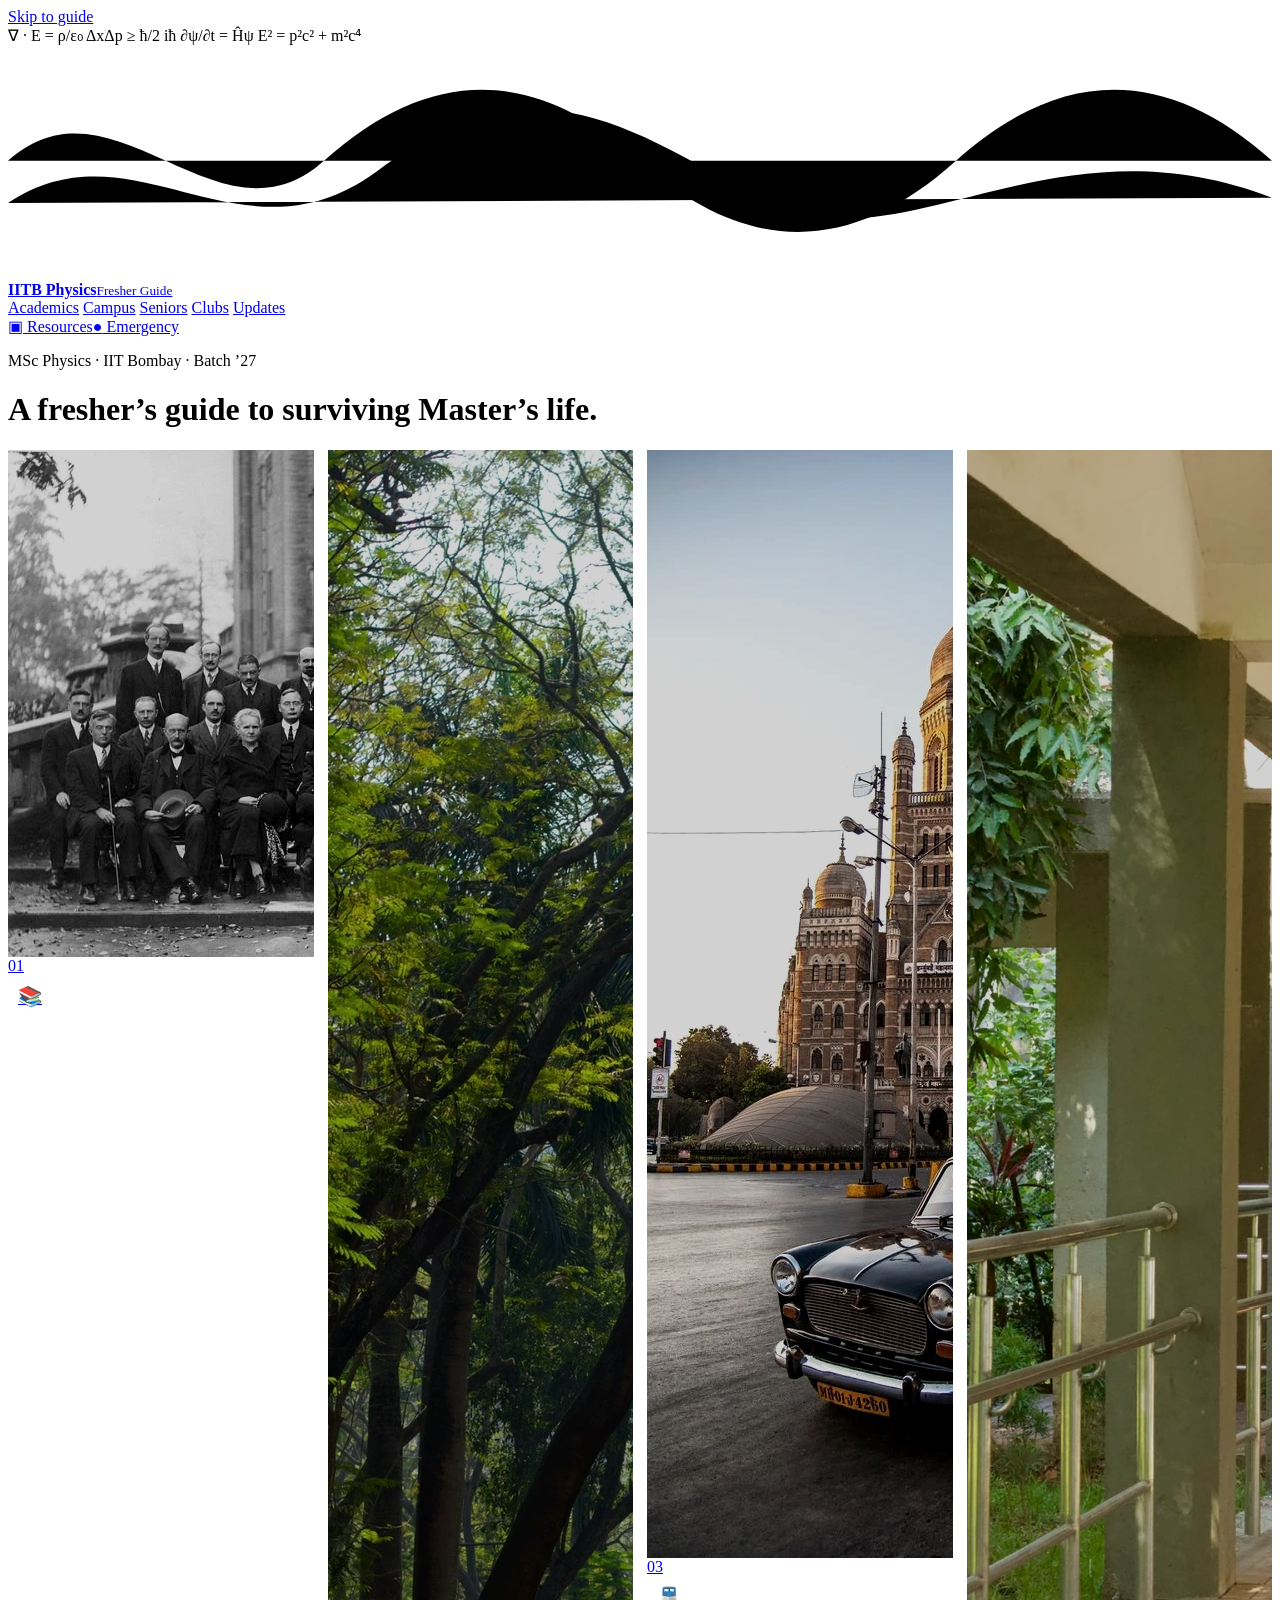
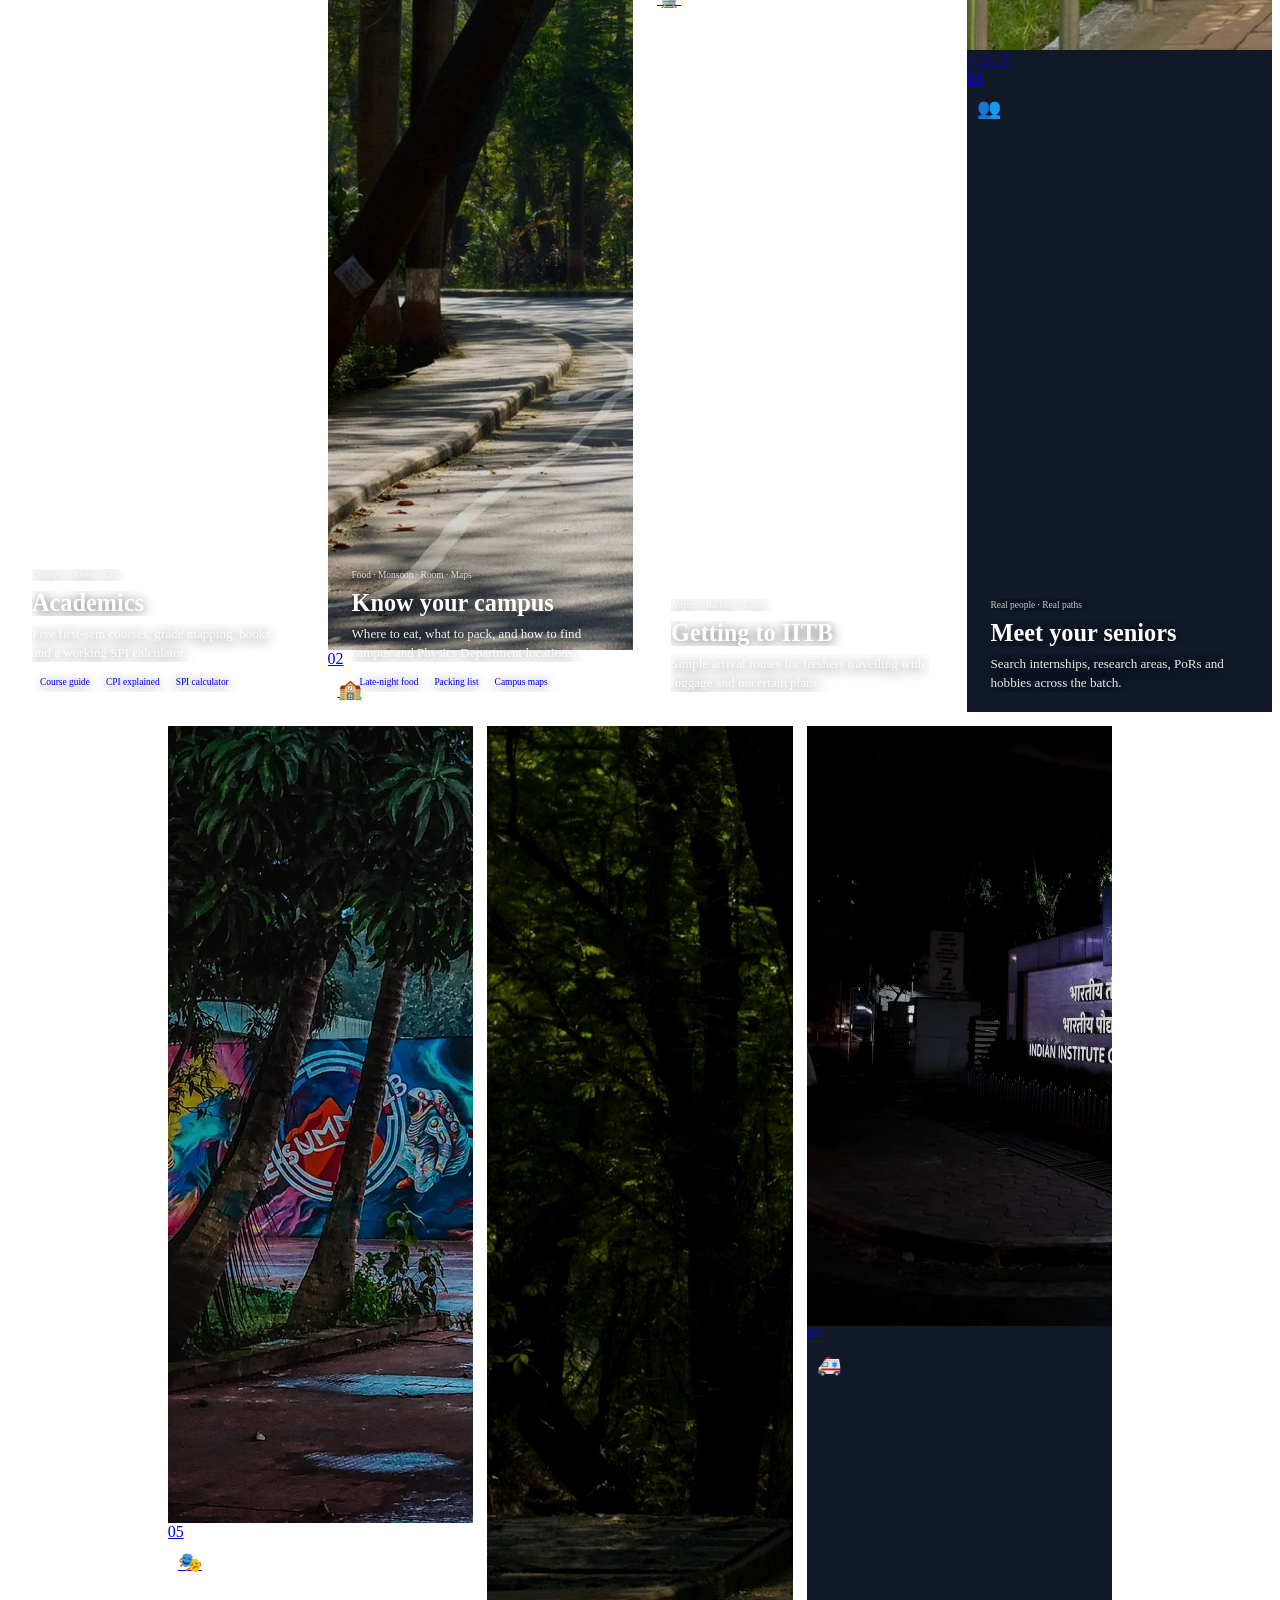
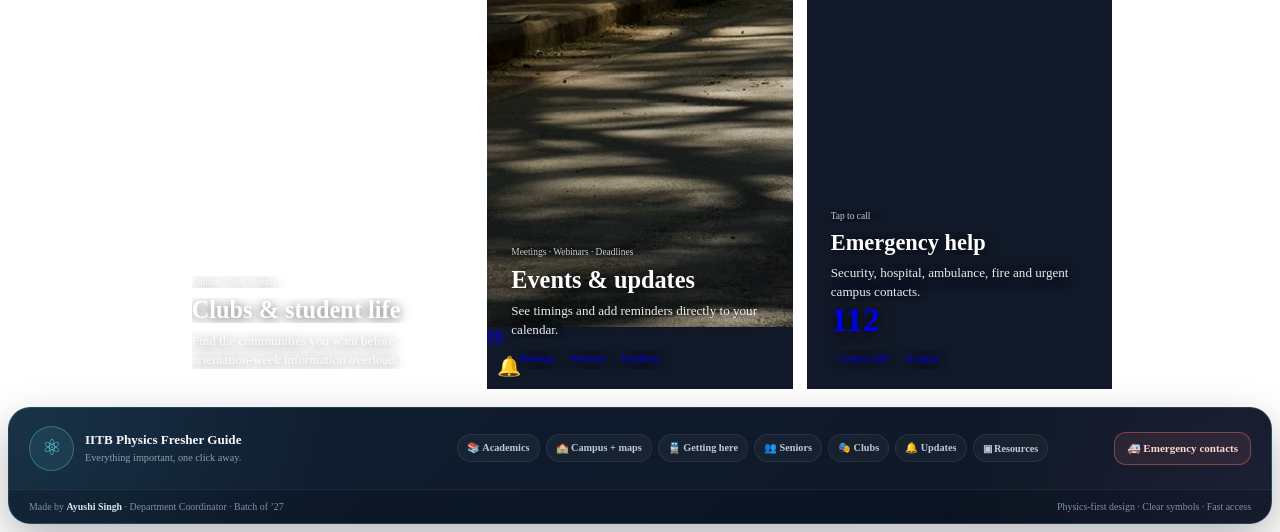
<file: index.html>
<!DOCTYPE html>

<html lang="en">
<head>
<meta charset="utf-8"/>
<meta content="width=device-width,initial-scale=1" name="viewport"/>
<meta content="A clear, colourful and interactive fresher guide for incoming IIT Bombay MSc Physics students." name="description"/>
<meta content="#0a0f1d" name="theme-color"/>
<title>IIT Bombay Fresher Guide — Physics</title>
<link href="./styles.css?v=20260721-2" rel="stylesheet"/>
<style id="homepage-critical-layout">
/* Critical homepage layout — intentionally embedded for deployment stability */
body.home #guide-grid.dashboard-grid {
  display: grid !important;
  grid-template-columns: repeat(4, minmax(0, 1fr)) !important;
  grid-auto-flow: row !important;
  grid-auto-rows: minmax(292px, auto) !important;
  gap: 14px !important;
  align-items: stretch !important;
}

body.home #guide-grid > .dashboard-card.card-equal {
  position: relative !important;
  grid-column: span 1 !important;
  width: 100% !important;
  min-width: 0 !important;
  min-height: 292px !important;
  height: 100% !important;
  margin: 0 !important;
  overflow: hidden !important;
  box-sizing: border-box !important;
}

body.home #guide-grid .open-card {
  display: none !important;
}

body.home #guide-grid .dashboard-card-content {
  position: absolute !important;
  z-index: 3 !important;
  left: 24px !important;
  right: 24px !important;
  bottom: 20px !important;
  width: auto !important;
  max-width: none !important;
  max-height: calc(100% - 105px) !important;
  padding: 0 !important;
  overflow: hidden !important;
  box-sizing: border-box !important;
}

body.home #guide-grid .dashboard-card-content h2 {
  max-width: 100% !important;
  margin: 5px 0 8px !important;
  overflow: hidden !important;
  color: #fff !important;
  font-size: clamp(1.52rem, 1.82vw, 2.1rem) !important;
  line-height: 1.02 !important;
  text-wrap: balance !important;
}

body.home #guide-grid .dashboard-card-content > p:not(.card-label) {
  display: -webkit-box !important;
  max-width: 100% !important;
  margin: 0 !important;
  overflow: hidden !important;
  color: rgba(255,255,255,.92) !important;
  font-size: .82rem !important;
  line-height: 1.45 !important;
  -webkit-box-orient: vertical !important;
  -webkit-line-clamp: 3 !important;
}

body.home #guide-grid .card-label {
  max-width: 100% !important;
  overflow: hidden !important;
  color: rgba(255,255,255,.78) !important;
  font-size: .59rem !important;
  line-height: 1.35 !important;
  text-overflow: ellipsis !important;
  white-space: nowrap !important;
}

body.home #guide-grid .mini-links {
  display: flex !important;
  max-height: 29px !important;
  margin-top: 10px !important;
  overflow: hidden !important;
  flex-wrap: nowrap !important;
}

body.home #guide-grid .mini-links span {
  flex: 0 0 auto !important;
  padding: 5px 8px !important;
  font-size: .59rem !important;
}

body.home #guide-grid .card-symbol {
  display: grid !important;
  width: 44px !important;
  height: 44px !important;
  flex: 0 0 44px !important;
  place-items: center !important;
  border-radius: 14px !important;
  font-size: 1.22rem !important;
}

body.home #guide-grid .card-equation {
  display: none !important;
}

body.home #guide-grid .emergency-card .dashboard-card-content h2 {
  font-size: clamp(1.4rem, 1.64vw, 1.9rem) !important;
}

body.home #guide-grid .emergency-card .emergency-number {
  margin-top: 7px !important;
  font-size: 2.12rem !important;
}

.home-footer-stable {
  width: 100% !important;
  margin-top: 18px !important;
  overflow: hidden !important;
  border: 1px solid rgba(95,216,230,.18) !important;
  border-radius: 22px !important;
  background:
    radial-gradient(circle at 0 0, rgba(95,216,230,.10), transparent 20rem),
    radial-gradient(circle at 100% 100%, rgba(183,148,223,.09), transparent 20rem),
    linear-gradient(135deg, rgba(12,27,48,.98), rgba(8,16,30,.98)) !important;
  color: #fff !important;
  box-sizing: border-box !important;
  box-shadow: 0 18px 46px rgba(1,5,14,.28) !important;
}

.home-footer-top {
  display: grid !important;
  grid-template-columns: minmax(230px,.9fr) minmax(420px,1.7fr) auto !important;
  gap: 18px !important;
  align-items: center !important;
  padding: 18px 20px !important;
}

.home-footer-brand {
  display: flex !important;
  min-width: 0 !important;
  align-items: center !important;
  gap: 11px !important;
  color: #fff !important;
  text-decoration: none !important;
}

.home-footer-brand > span:first-child {
  display: grid !important;
  width: 43px !important;
  height: 43px !important;
  flex: 0 0 43px !important;
  place-items: center !important;
  border: 1px solid rgba(95,216,230,.34) !important;
  border-radius: 50% !important;
  background: rgba(95,216,230,.09) !important;
  color: #5fd8e6 !important;
  font-size: 1.35rem !important;
}

.home-footer-brand > span:last-child {
  display: grid !important;
  min-width: 0 !important;
  line-height: 1.2 !important;
}

.home-footer-brand strong {
  color: #f5f7fb !important;
  font-size: .82rem !important;
}

.home-footer-brand small {
  margin-top: 4px !important;
  color: #8f9daf !important;
  font-size: .64rem !important;
}

.home-footer-nav {
  display: flex !important;
  flex-wrap: wrap !important;
  justify-content: center !important;
  gap: 6px !important;
}

.home-footer-nav a {
  padding: 7px 9px !important;
  border: 1px solid rgba(255,255,255,.08) !important;
  border-radius: 999px !important;
  background: rgba(255,255,255,.035) !important;
  color: #bdc9d8 !important;
  font-size: .64rem !important;
  font-weight: 650 !important;
  text-decoration: none !important;
}

.home-footer-emergency {
  justify-self: end !important;
  padding: 9px 12px !important;
  border: 1px solid rgba(237,120,109,.42) !important;
  border-radius: 12px !important;
  background: rgba(237,120,109,.10) !important;
  color: #ffd8d4 !important;
  font-size: .69rem !important;
  font-weight: 760 !important;
  text-decoration: none !important;
  white-space: nowrap !important;
}

.home-footer-bottom {
  display: flex !important;
  justify-content: space-between !important;
  gap: 18px !important;
  padding: 11px 20px !important;
  border-top: 1px solid rgba(255,255,255,.07) !important;
  background: rgba(3,8,17,.20) !important;
  color: #8290a3 !important;
  font-size: .62rem !important;
}

.home-footer-bottom strong {
  color: #dce4ee !important;
}

@media (max-width: 1220px) {
  body.home #guide-grid.dashboard-grid {
    grid-template-columns: repeat(3, minmax(0,1fr)) !important;
    grid-auto-rows: minmax(285px, auto) !important;
  }
  .home-footer-top {
    grid-template-columns: 1fr !important;
  }
  .home-footer-nav {
    justify-content: flex-start !important;
  }
  .home-footer-emergency {
    justify-self: start !important;
  }
}

@media (max-width: 900px) {
  body.home #guide-grid.dashboard-grid {
    grid-template-columns: repeat(2, minmax(0,1fr)) !important;
    grid-auto-rows: minmax(260px, auto) !important;
  }
  body.home #guide-grid > .dashboard-card.card-equal {
    min-height: 260px !important;
  }
}

@media (max-width: 620px) {
  body.home #guide-grid.dashboard-grid {
    grid-template-columns: repeat(2, minmax(0,1fr)) !important;
    grid-auto-rows: minmax(225px, auto) !important;
    gap: 9px !important;
  }
  body.home #guide-grid > .dashboard-card.card-equal {
    min-height: 225px !important;
  }
  body.home #guide-grid .dashboard-card-content {
    left: 14px !important;
    right: 14px !important;
    bottom: 14px !important;
    max-height: calc(100% - 82px) !important;
  }
  body.home #guide-grid .dashboard-card-content h2,
  body.home #guide-grid .emergency-card .dashboard-card-content h2 {
    font-size: clamp(1.15rem, 5vw, 1.5rem) !important;
  }
  body.home #guide-grid .dashboard-card-content > p:not(.card-label) {
    font-size: .69rem !important;
    line-height: 1.39 !important;
  }
  body.home #guide-grid .mini-links {
    display: none !important;
  }
  body.home #guide-grid .card-symbol {
    width: 36px !important;
    height: 36px !important;
    flex-basis: 36px !important;
    font-size: 1rem !important;
  }
  .home-footer-nav {
    display: grid !important;
    grid-template-columns: repeat(2,minmax(0,1fr)) !important;
    width: 100% !important;
  }
  .home-footer-nav a {
    text-align: center !important;
  }
  .home-footer-bottom {
    flex-direction: column !important;
    gap: 4px !important;
  }
}

@media (max-width: 390px) {
  body.home #guide-grid.dashboard-grid {
    grid-template-columns: 1fr !important;
  }
}
</style><style id="maps-under-campus-critical">
/* Seven equal homepage cards: 4 on top, 3 centred below */
body.home #guide-grid.dashboard-grid {
  grid-template-columns: repeat(8, minmax(0, 1fr)) !important;
}

body.home #guide-grid > .dashboard-card.card-equal {
  grid-column: span 2 !important;
}

/* Centre cards 5–7 in the second row. */
body.home #guide-grid > .dashboard-card.card-equal:nth-child(5) {
  grid-column: 2 / span 2 !important;
}

@media (max-width: 1220px) {
  body.home #guide-grid.dashboard-grid {
    grid-template-columns: repeat(6, minmax(0, 1fr)) !important;
  }

  body.home #guide-grid > .dashboard-card.card-equal:nth-child(5) {
    grid-column: auto / span 2 !important;
  }

  body.home #guide-grid > .dashboard-card.card-equal:nth-child(7) {
    grid-column: 3 / span 2 !important;
  }
}

@media (max-width: 900px) {
  body.home #guide-grid.dashboard-grid {
    grid-template-columns: repeat(4, minmax(0, 1fr)) !important;
  }

  body.home #guide-grid > .dashboard-card.card-equal:nth-child(5) {
    grid-column: auto / span 2 !important;
  }

  body.home #guide-grid > .dashboard-card.card-equal:nth-child(7) {
    grid-column: 2 / span 2 !important;
  }
}

@media (max-width: 390px) {
  body.home #guide-grid.dashboard-grid {
    grid-template-columns: 1fr !important;
  }

  body.home #guide-grid > .dashboard-card.card-equal,
  body.home #guide-grid > .dashboard-card.card-equal:nth-child(5),
  body.home #guide-grid > .dashboard-card.card-equal:nth-child(7) {
    grid-column: 1 !important;
  }
}
</style><style id="homepage-photo-critical">
  body.home .dashboard-intro {
    display: block;
    max-width: none;
  }

  body.home .dashboard-intro > div {
    max-width: 1150px;
  }
</style><style id="homepage-card-photo-treatment">
/* Homepage photo cards: clear images + guaranteed readable typography */
body.home #guide-grid .dashboard-card > img {
  display: block;
  object-fit: cover;
  opacity: 1;
  filter: saturate(.9) contrast(1.08) brightness(.82);
}

body.home #guide-grid .dashboard-card-content {
  text-shadow: 0 2px 12px rgba(0,0,0,.72);
}

body.home #guide-grid .dashboard-card-content h2,
body.home #guide-grid .dashboard-card-content p,
body.home #guide-grid .card-label {
  position: relative;
  z-index: 2;
}

body.home #guide-grid .academic-card > img { object-position: 50% 46%; }
body.home #guide-grid .campus-card > img { object-position: 50% 58%; }
body.home #guide-grid .transport-card > img { object-position: 50% 72%; }
body.home #guide-grid .seniors-card > img { object-position: 50% 54%; }
body.home #guide-grid .clubs-card > img { object-position: 50% 58%; }
body.home #guide-grid .updates-card > img { object-position: 50% 52%; }
body.home #guide-grid .emergency-card > img { object-position: 50% 48%; }

body.home #guide-grid .academic-card .card-shade {
  background: linear-gradient(180deg, rgba(6,15,34,.28), rgba(18,32,74,.76) 48%, rgba(7,13,30,.97));
}
body.home #guide-grid .campus-card .card-shade {
  background: linear-gradient(180deg, rgba(17,35,18,.22), rgba(43,56,26,.68) 48%, rgba(11,20,14,.96));
}
body.home #guide-grid .transport-card .card-shade {
  background: linear-gradient(180deg, rgba(8,24,46,.24), rgba(22,49,88,.72) 49%, rgba(7,17,34,.97));
}
body.home #guide-grid .seniors-card .card-shade {
  background: linear-gradient(180deg, rgba(43,22,58,.18), rgba(76,44,96,.72) 48%, rgba(31,17,45,.97));
}
body.home #guide-grid .clubs-card .card-shade {
  background: linear-gradient(180deg, rgba(4,39,41,.17), rgba(7,73,70,.70) 48%, rgba(4,25,30,.97));
}
body.home #guide-grid .updates-card .card-shade {
  background: linear-gradient(180deg, rgba(25,20,61,.17), rgba(43,43,105,.74) 48%, rgba(18,18,52,.97));
}
body.home #guide-grid .emergency-card .card-shade {
  background: linear-gradient(180deg, rgba(83,18,24,.28), rgba(152,48,50,.79) 46%, rgba(94,25,31,.97));
}

body.home #guide-grid .seniors-card,
body.home #guide-grid .updates-card,
body.home #guide-grid .emergency-card {
  background: #111827;
}

body.home #guide-grid .portrait-stack { opacity: .38; }
body.home #guide-grid .emergency-rings { opacity: .45; }
body.home #guide-grid .emergency-card::before { opacity: .55; }
</style><meta content="home-photo-cards-v2" name="asset-version"/></head>
<body class="home physics-dashboard-page">
<a class="skip-link" href="#guide-grid">Skip to guide</a>
<div aria-hidden="true" class="physics-sky">
<span class="formula f1">∇ · E = ρ/ε₀</span>
<span class="formula f2">ΔxΔp ≥ ħ/2</span>
<span class="formula f3">iħ ∂ψ/∂t = Ĥψ</span>
<span class="formula f4">E² = p²c² + m²c⁴</span>
<svg class="wave-field" preserveaspectratio="none" viewbox="0 0 1200 220">
<path d="M0,110 C100,20 200,200 300,110 S500,20 600,110 S800,200 900,110 S1100,20 1200,110"></path>
<path d="M0,150 C120,70 220,215 350,120 S560,55 700,140 S980,60 1200,145"></path>
</svg>
</div>
<nav aria-label="Primary navigation" class="dashboard-nav">
<a class="dashboard-brand" href="./index.html">
<span aria-hidden="true" class="brand-orbit"><i></i></span>
<span><strong>IITB Physics</strong><small>Fresher Guide</small></span>
</a>
<div class="dashboard-nav-links">
<a href="./academics.html">Academics</a>
<a href="./campus-life.html">Campus</a>
<a href="./seniors.html">Seniors</a>
<a href="./clubs.html">Clubs</a>
<a href="./events.html">Updates</a>
</div>
<div class="nav-utilities"><a class="resources-pill" href="./resources.html">▣ Resources</a><a class="emergency-pill" href="./emergency.html"><span>●</span> Emergency</a></div>
</nav>
<main class="dashboard-main">
<header class="dashboard-intro">
<div>
<p class="dashboard-kicker">
      MSc Physics · IIT Bombay · Batch ’27
    </p>
<h1>
      A fresher’s guide to surviving
      <span>Master’s life.</span>
</h1>
</div>
</header>
<section aria-label="Fresher guide sections" class="dashboard-grid" id="guide-grid">
<a class="dashboard-card academic-card card-equal" data-tilt="" href="./academics.html">
<img alt="Historic group photograph of leading physicists" onerror="this.style.display='none'" src="./assets/home-card-academics-photo-v2.webp"/>
<div class="card-shade"></div>
<div class="card-topline"><span class="card-index">01</span><span class="card-symbol">📚</span></div>
<div class="dashboard-card-content">
<p class="card-label">Courses · Grades · CPI</p>
<h2>Academics</h2>
<p>Five first-sem courses, grade mapping, books and a working SPI calculator.</p>
<div class="mini-links"><span>Course guide</span><span>CPI explained</span><span>SPI calculator</span></div>
</div>
<span class="card-equation">SPI = Σ(cᵢgᵢ) / Σcᵢ</span>
</a><a class="dashboard-card campus-card card-equal" data-tilt="" href="./campus-life.html">
<img alt="Tree-lined IIT Bombay campus road" onerror="this.style.display='none'" src="./assets/home-card-campus-photo-v2.webp"/>
<div class="card-shade"></div>
<div class="card-topline"><span class="card-index">02</span><span class="card-symbol">🏫</span></div>
<div class="dashboard-card-content">
<p class="card-label">Food · Monsoon · Room · Maps</p>
<h2>Know your campus</h2>
<p>Where to eat, what to pack, and how to find campus and Physics Department locations.</p>
<div class="mini-links"><span>Late-night food</span><span>Packing list</span><span>Campus maps</span></div>
</div>
</a><a class="dashboard-card transport-card card-equal" data-tilt="" href="./transport.html">
<img alt="Mumbai taxi near the municipal corporation building" onerror="this.style.display='none'" src="./assets/home-card-travel-photo-v2.webp"/>
<div class="card-shade"></div>
<div class="card-topline"><span class="card-index">03</span><span class="card-symbol">🚆</span></div>
<div class="dashboard-card-content">
<p class="card-label">Airport · Railway · Local</p>
<h2>Getting to IITB</h2>
<p>Simple arrival routes for freshers travelling with luggage and uncertain plans.</p>
</div>
</a><a class="dashboard-card seniors-card card-equal" data-tilt="" href="./seniors.html"><img alt="IIT Bombay department corridor" onerror="this.style.display='none'" src="./assets/home-card-seniors-photo-v2.webp"/><div class="card-shade"></div>
<div aria-hidden="true" class="portrait-stack physics-peer-stack">
<span>ψ</span>
<span>hν</span>
<span>∇</span>
</div>
<div class="card-topline"><span class="card-index">04</span><span class="card-symbol">👥</span></div>
<div class="dashboard-card-content">
<p class="card-label">Real people · Real paths</p>
<h2>Meet your seniors</h2>
<p>Search internships, research areas, PoRs and hobbies across the batch.</p>
</div>
</a><a class="dashboard-card clubs-card card-equal" data-tilt="" href="./clubs.html">
<img alt="Colourful student mural near the IIT Bombay SAC area" onerror="this.style.display='none'" src="./assets/home-card-clubs-photo-v2.webp"/>
<div class="card-shade"></div>
<div class="card-topline"><span class="card-index">05</span><span class="card-symbol">🎭</span></div>
<div class="dashboard-card-content">
<p class="card-label">Culture · Tech · Sports</p>
<h2>Clubs &amp; student life</h2>
<p>Find the communities you want before orientation-week information overload.</p>
</div>
</a><a class="dashboard-card updates-card card-equal" data-tilt="" href="./events.html"><img alt="Students and auto-rickshaws on a shaded IIT Bombay road" onerror="this.style.display='none'" src="./assets/home-card-updates-photo-v2.webp"/><div class="card-shade"></div><div class="card-topline"><span class="card-index">06</span><span class="card-symbol">🔔</span></div><div class="dashboard-card-content"><p class="card-label">Meetings · Webinars · Deadlines</p><h2>Events &amp; updates</h2><p>See timings and add reminders directly to your calendar.</p><div class="mini-links"><span>Meetings</span><span>Webinars</span><span>Deadlines</span></div></div></a><a class="dashboard-card emergency-card card-equal" data-tilt="" href="./emergency.html"><img alt="IIT Bombay main gate at night" onerror="this.style.display='none'" src="./assets/home-card-emergency-photo-v2.webp"/><div class="card-shade"></div>
<div aria-hidden="true" class="emergency-rings"></div>
<div class="card-topline"><span class="card-index">07</span><span class="card-symbol">🚑</span></div>
<div class="dashboard-card-content">
<p class="card-label">Tap to call</p>
<h2>Emergency help</h2>
<p>Security, hospital, ambulance, fire and urgent campus contacts.</p>
<strong class="emergency-number">112</strong>
<div class="mini-links"><span>Campus QRT</span><span>Hospital</span></div>
</div>
</a></section>
<footer aria-label="Website footer" class="home-footer-stable"><div class="home-footer-top"><a class="home-footer-brand" href="./index.html"><span aria-hidden="true">⚛</span><span><strong>IITB Physics Fresher Guide</strong><small>Everything important, one click away.</small></span></a><nav aria-label="Footer navigation" class="home-footer-nav"><a href="./academics.html">📚 Academics</a><a href="./campus-life.html">🏫 Campus + maps</a><a href="./transport.html">🚆 Getting here</a><a href="./seniors.html">👥 Seniors</a><a href="./clubs.html">🎭 Clubs</a><a href="./events.html">🔔 Updates</a><a href="./resources.html">▣ Resources</a></nav><a class="home-footer-emergency" href="./emergency.html">🚑 Emergency contacts</a></div><div class="home-footer-bottom"><span>Made by <strong>Ayushi Singh</strong> · Department Coordinator · Batch of ’27</span><span>Physics-first design · Clear symbols · Fast access</span></div></footer></main>
<script src="./site.js?v=20260721-2"></script>
</body>
</html>
</file>
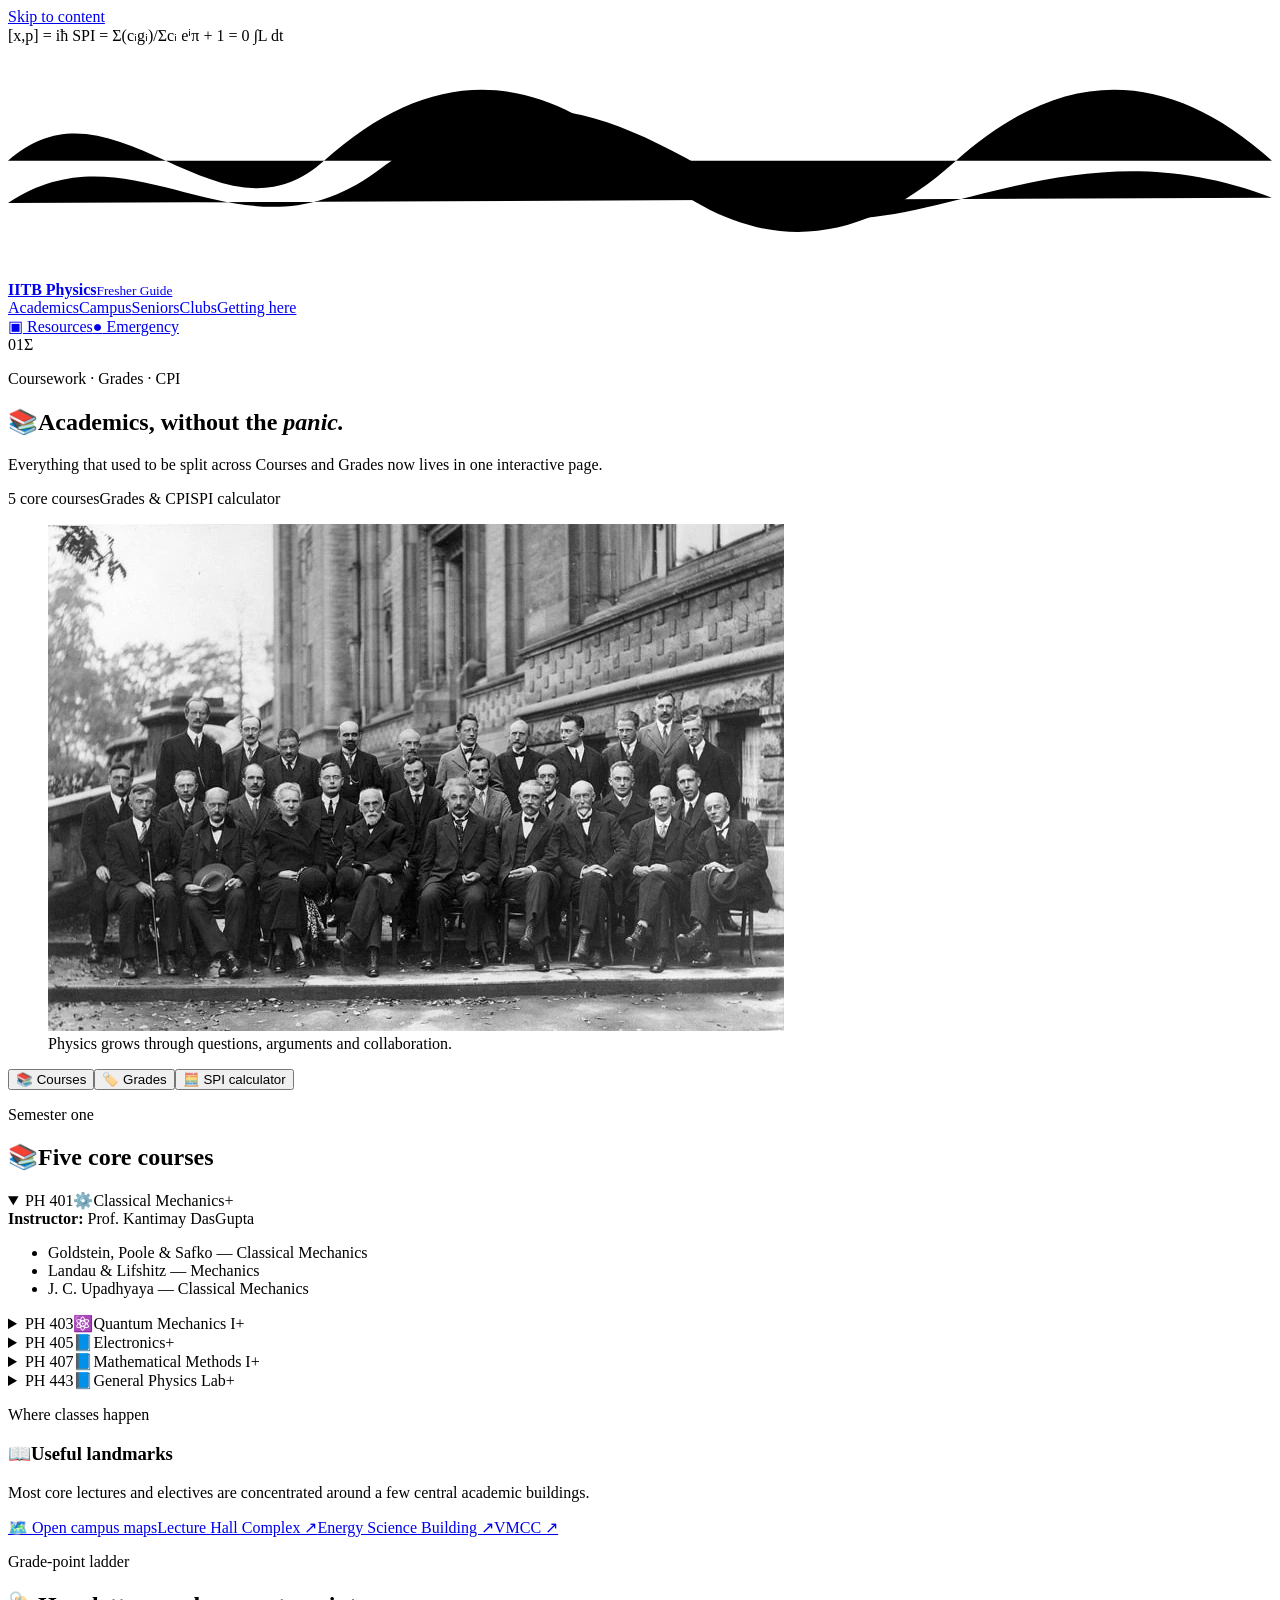
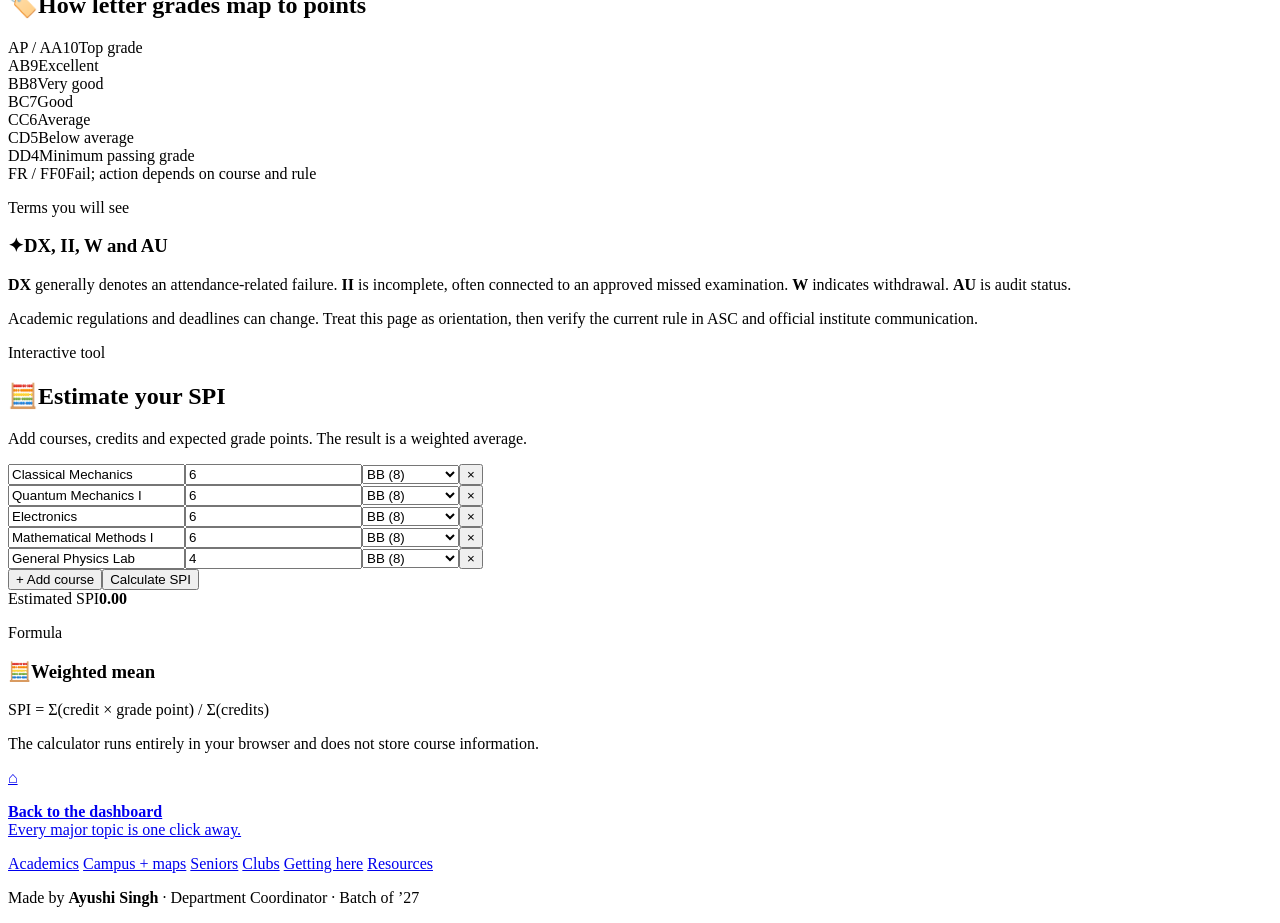
<file: academics.html>
<!DOCTYPE html>

<html lang="en"><head><meta charset="utf-8"/><meta content="width=device-width,initial-scale=1" name="viewport"/><meta content="First-semester courses, grades, CPI and SPI calculator for IIT Bombay MSc Physics freshers." name="description"/><meta content="#20243f" name="theme-color"/><title>Academics — IITB Fresher Guide</title><link href="./styles.css" rel="stylesheet"/></head><body class="physics-dashboard-page dashboard-subpage guide-page page-academics">
<a class="skip-link" href="#main">Skip to content</a>
<div aria-hidden="true" class="physics-sky subpage-physics-sky">
<span class="formula f1">[x,p] = iħ</span>
<span class="formula f2">SPI = Σ(cᵢgᵢ)/Σcᵢ</span>
<span class="formula f3">eⁱπ + 1 = 0</span>
<span class="formula f4">∫L dt</span>
<svg class="wave-field" preserveaspectratio="none" viewbox="0 0 1200 220">
<path d="M0,110 C100,20 200,200 300,110 S500,20 600,110 S800,200 900,110 S1100,20 1200,110"></path>
<path d="M0,150 C120,70 220,215 350,120 S560,55 700,140 S980,60 1200,145"></path>
</svg>
</div>
<nav aria-label="Primary navigation" class="dashboard-nav subpage-dashboard-nav">
<a class="dashboard-brand" href="./index.html">
<span aria-hidden="true" class="brand-orbit"><i></i></span>
<span><strong>IITB Physics</strong><small>Fresher Guide</small></span>
</a>
<div class="dashboard-nav-links">
<a class="active" href="./academics.html">Academics</a><a href="./campus-life.html">Campus</a><a href="./seniors.html">Seniors</a><a href="./clubs.html">Clubs</a><a href="./transport.html">Getting here</a>
</div>
<div class="nav-utilities"><a class="resources-pill" href="./resources.html">▣ Resources</a><a class="emergency-pill" href="./emergency.html"><span>●</span> Emergency</a></div>
</nav><main class="dashboard-main dashboard-subpage-main" id="main">
<section class="page-hero"><div class="subpage-card-topline"><span class="card-index">01</span><span class="card-symbol">Σ</span></div><div class="shell page-hero-grid"><div class="reveal"><p class="kicker">Coursework · Grades · CPI</p><h1 class="page-title"><span aria-hidden="true" class="page-title-icon icon-blue">📚</span>Academics, without the <em>panic.</em></h1><p class="lede">Everything that used to be split across Courses and Grades now lives in one interactive page.</p><div class="subpage-meta"><span>5 core courses</span><span>Grades &amp; CPI</span><span>SPI calculator</span></div></div><figure class="page-visual academic-photo-visual reveal"><img alt="Historic group photograph representing the collaborative tradition of physics" src="./assets/academics-hero.webp"/><figcaption>Physics grows through questions, arguments and collaboration.</figcaption></figure></div></section>
<section class="section"><div class="shell"><div class="tab-bar" data-tabs=".academic-panel"><button aria-selected="true" class="tab-button active" data-tab="courses" type="button">📚 Courses</button><button aria-selected="false" class="tab-button" data-tab="grades" type="button">🏷️ Grades</button><button aria-selected="false" class="tab-button" data-tab="calculator" type="button">🧮 SPI calculator</button></div>
<section class="tab-panel academic-panel active" id="courses"><div class="content-grid"><div class="panel span-8"><p class="eyebrow">Semester one</p><h2><span aria-hidden="true" class="pop-icon icon-blue">📚</span>Five core courses</h2><div class="course-list">
<details class="course" open=""><summary><span class="course-code">PH 401</span><span class="course-title"><span aria-hidden="true" class="inline-symbol">⚙️</span>Classical Mechanics</span><span class="course-plus">+</span></summary><div class="course-body"><strong>Instructor:</strong> Prof. Kantimay DasGupta<ul class="book-list"><li>Goldstein, Poole &amp; Safko — Classical Mechanics</li><li>Landau &amp; Lifshitz — Mechanics</li><li>J. C. Upadhyaya — Classical Mechanics</li></ul></div></details>
<details class="course"><summary><span class="course-code">PH 403</span><span class="course-title"><span aria-hidden="true" class="inline-symbol">⚛️</span>Quantum Mechanics I</span><span class="course-plus">+</span></summary><div class="course-body"><strong>Instructor:</strong> Prof. Hridis Pal<ul class="book-list"><li>Nouredine Zettili — Quantum Mechanics</li><li>J. J. Sakurai — Modern Quantum Mechanics</li></ul></div></details>
<details class="course"><summary><span class="course-code">PH 405</span><span class="course-title"><span aria-hidden="true" class="inline-symbol">📘</span>Electronics</span><span class="course-plus">+</span></summary><div class="course-body"><strong>Instructor:</strong> Prof. M. Maniraj<ul class="book-list"><li>Bryan H. Suits — Electronics for Physicists</li><li>Dennis L. Eggleston — Basic Electronics for Scientists and Engineers</li></ul></div></details>
<details class="course"><summary><span class="course-code">PH 407</span><span class="course-title"><span aria-hidden="true" class="inline-symbol">📘</span>Mathematical Methods I</span><span class="course-plus">+</span></summary><div class="course-body"><strong>Instructor:</strong> Prof. Anirban Sain<ul class="book-list"><li>Arfken, Weber &amp; Harris — Mathematical Methods for Physicists</li><li>Riley, Hobson &amp; Bence — Mathematical Methods for Physics and Engineering</li></ul></div></details>
<details class="course"><summary><span class="course-code">PH 443</span><span class="course-title"><span aria-hidden="true" class="inline-symbol">📘</span>General Physics Lab</span><span class="course-plus">+</span></summary><div class="course-body"><strong>Instructor:</strong> Prof. Pradip Sarin<p>Keep lab records current. A neat graph and uncertainty analysis are part of the experiment, not decoration.</p></div></details>
</div></div><aside class="panel span-4"><p class="eyebrow">Where classes happen</p><h3><span aria-hidden="true" class="pop-icon icon-gold">📖</span>Useful landmarks</h3><p>Most core lectures and electives are concentrated around a few central academic buildings.</p><div class="course-list"><a class="btn btn-primary" href="./campus-map.html">🗺️ Open campus maps</a><a class="btn btn-secondary" href="https://www.google.com/maps/search/?api=1&amp;query=Lecture+Hall+Complex+IIT+Bombay" rel="noopener" target="_blank">Lecture Hall Complex ↗</a><a class="btn btn-secondary" href="https://www.google.com/maps/search/?api=1&amp;query=DESE+IIT+Bombay" rel="noopener" target="_blank">Energy Science Building ↗</a><a class="btn btn-secondary" href="https://www.google.com/maps/search/?api=1&amp;query=VMCC+IIT+Bombay" rel="noopener" target="_blank">VMCC ↗</a></div></aside></div></section>
<section class="tab-panel academic-panel" id="grades"><div class="content-grid"><div class="panel span-7"><p class="eyebrow">Grade-point ladder</p><h2><span aria-hidden="true" class="pop-icon icon-violet">🏷️</span>How letter grades map to points</h2><div class="grade-ladder"><div class="grade-row"><span class="grade-letter">AP / AA</span><span class="grade-point">10</span><span>Top grade</span></div><div class="grade-row"><span class="grade-letter">AB</span><span class="grade-point">9</span><span>Excellent</span></div><div class="grade-row"><span class="grade-letter">BB</span><span class="grade-point">8</span><span>Very good</span></div><div class="grade-row"><span class="grade-letter">BC</span><span class="grade-point">7</span><span>Good</span></div><div class="grade-row"><span class="grade-letter">CC</span><span class="grade-point">6</span><span>Average</span></div><div class="grade-row"><span class="grade-letter">CD</span><span class="grade-point">5</span><span>Below average</span></div><div class="grade-row"><span class="grade-letter">DD</span><span class="grade-point">4</span><span>Minimum passing grade</span></div><div class="grade-row"><span class="grade-letter">FR / FF</span><span class="grade-point">0</span><span>Fail; action depends on course and rule</span></div></div></div><div class="panel span-5"><p class="eyebrow">Terms you will see</p><h3><span aria-hidden="true" class="pop-icon icon-blue">✦</span>DX, II, W and AU</h3><p><strong>DX</strong> generally denotes an attendance-related failure. <strong>II</strong> is incomplete, often connected to an approved missed examination. <strong>W</strong> indicates withdrawal. <strong>AU</strong> is audit status.</p><p>Academic regulations and deadlines can change. Treat this page as orientation, then verify the current rule in ASC and official institute communication.</p></div></div></section>
<section class="tab-panel academic-panel" id="calculator"><div class="content-grid"><div class="panel span-8"><p class="eyebrow">Interactive tool</p><h2><span aria-hidden="true" class="pop-icon icon-cyan">🧮</span>Estimate your SPI</h2><p>Add courses, credits and expected grade points. The result is a weighted average.</p><div class="calculator" id="spi-calculator"><div id="calc-rows"></div><div class="calc-actions"><button class="btn btn-secondary" id="add-course" type="button">+ Add course</button><button class="btn btn-primary" id="calculate-spi" type="button">Calculate SPI</button></div><div aria-live="polite" class="calc-result"><span>Estimated SPI</span><strong id="spi-result">0.00</strong></div></div></div><aside class="panel span-4"><p class="eyebrow">Formula</p><h3><span aria-hidden="true" class="pop-icon icon-cyan">🧮</span>Weighted mean</h3><p>SPI = Σ(credit × grade point) / Σ(credits)</p><p>The calculator runs entirely in your browser and does not store course information.</p></aside></div></section>
</div></section></main>
<footer class="dashboard-subpage-footer">
<div class="dashboard-bottom subpage-bottom">
<a class="bottom-note back-dashboard" href="./index.html">
<span>⌂</span>
<p><strong>Back to the dashboard</strong><br/>Every major topic is one click away.</p>
</a>
<div aria-label="Guide links" class="subpage-footer-links">
<a href="./academics.html">Academics</a>
<a href="./campus-life.html">Campus + maps</a>
<a href="./seniors.html">Seniors</a>
<a href="./clubs.html">Clubs</a>
<a href="./transport.html">Getting here</a>
<a href="./resources.html">Resources</a></div>
<p class="maker-credit">Made by <strong>Ayushi Singh</strong> · Department Coordinator · Batch of ’27</p>
</div>
</footer>
<script src="./site.js"></script>
<script>
const rows=document.querySelector('#calc-rows');
const gradeOptions=[['AP / AA',10],['AB',9],['BB',8],['BC',7],['CC',6],['CD',5],['DD',4],['FR / FF',0]];
function addRow(name='',credits=6,point=8){const row=document.createElement('div');row.className='calc-row';row.innerHTML=`<input class="field" aria-label="Course name" placeholder="Course name" value="${name}"><input class="field" aria-label="Credits" type="number" min="0" step=".5" value="${credits}"><select class="field grade-select" aria-label="Expected grade">${gradeOptions.map(([g,p])=>`<option value="${p}" ${p===point?'selected':''}>${g} (${p})</option>`).join('')}</select><button class="remove-row" type="button" aria-label="Remove course">×</button>`;row.querySelector('.remove-row').addEventListener('click',()=>row.remove());rows.appendChild(row)}
[['Classical Mechanics',6,8],['Quantum Mechanics I',6,8],['Electronics',6,8],['Mathematical Methods I',6,8],['General Physics Lab',4,8]].forEach(x=>addRow(...x));
document.querySelector('#add-course').addEventListener('click',()=>addRow());document.querySelector('#calculate-spi').addEventListener('click',()=>{let weighted=0,total=0;document.querySelectorAll('.calc-row').forEach(row=>{const c=Number(row.children[1].value);const p=Number(row.children[2].value);if(c>0){weighted+=c*p;total+=c}});document.querySelector('#spi-result').textContent=total?(weighted/total).toFixed(2):'0.00'});
</script></body></html>
</file>
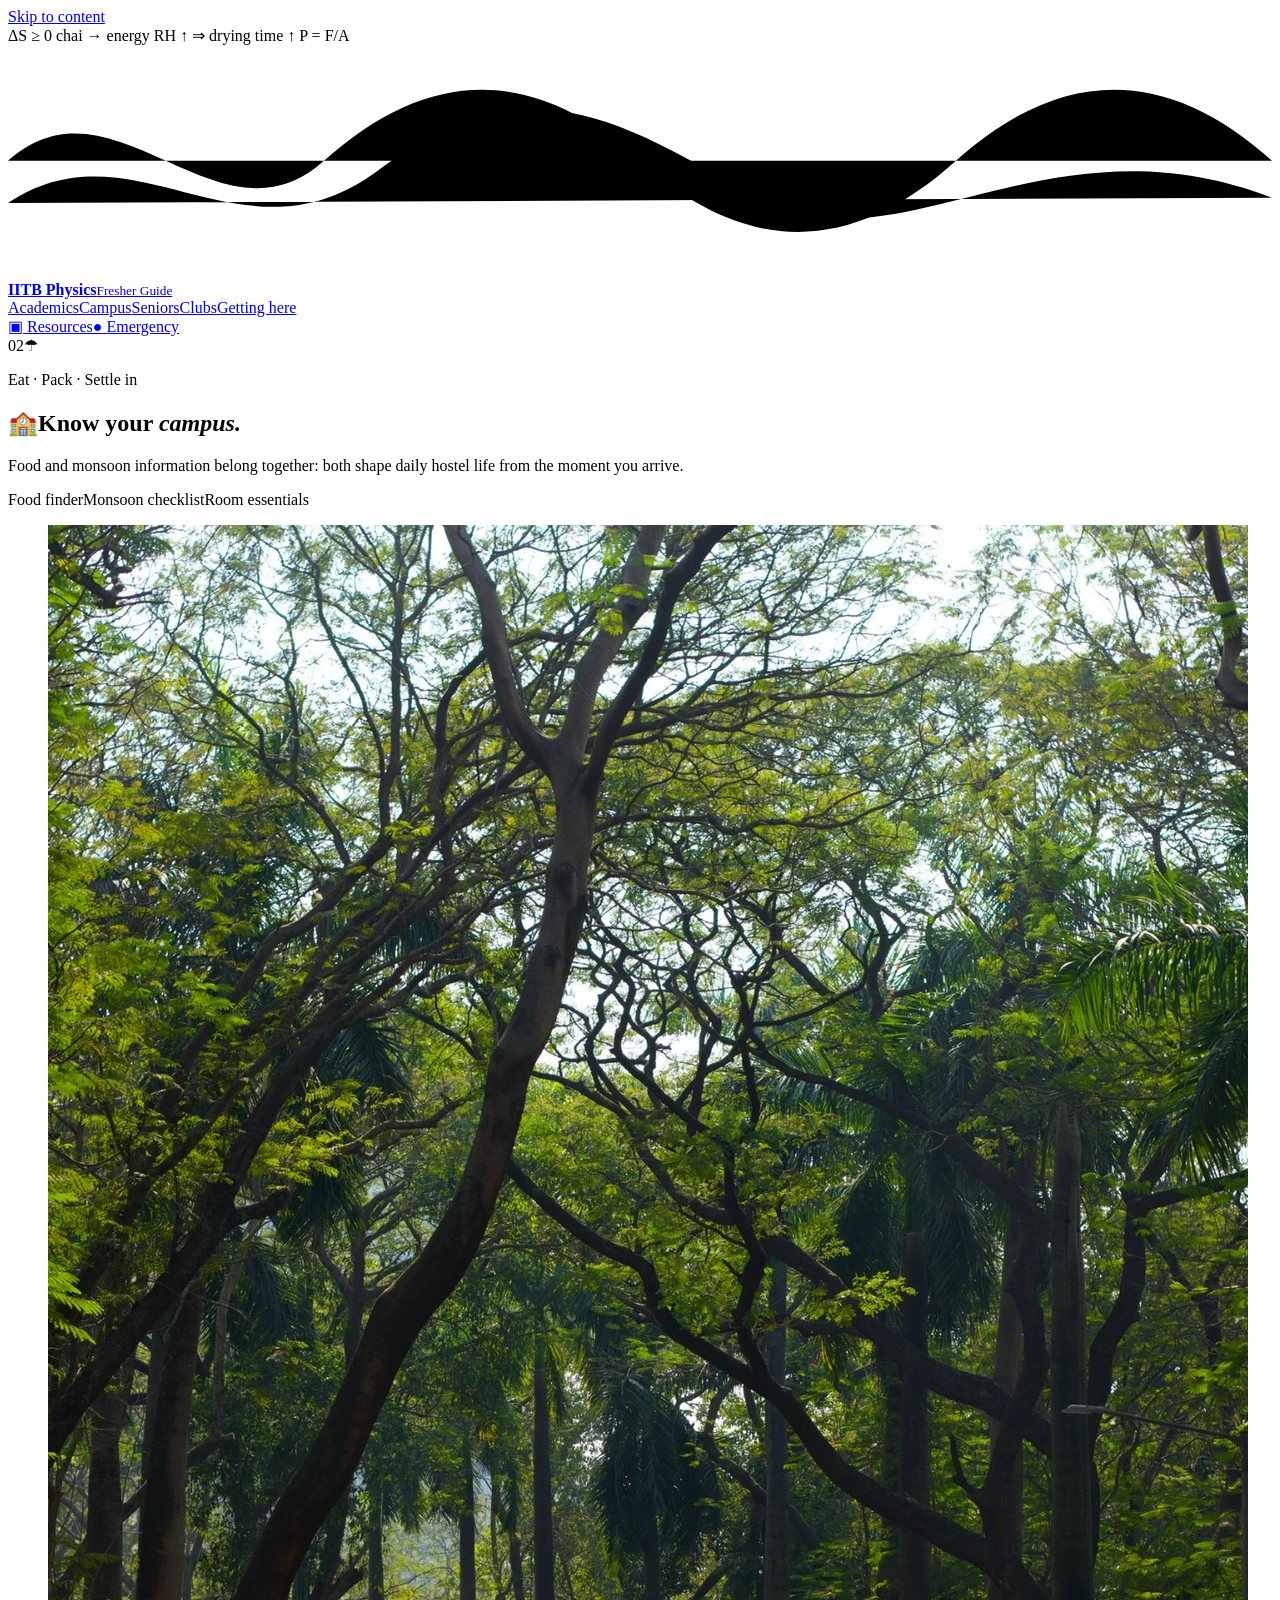
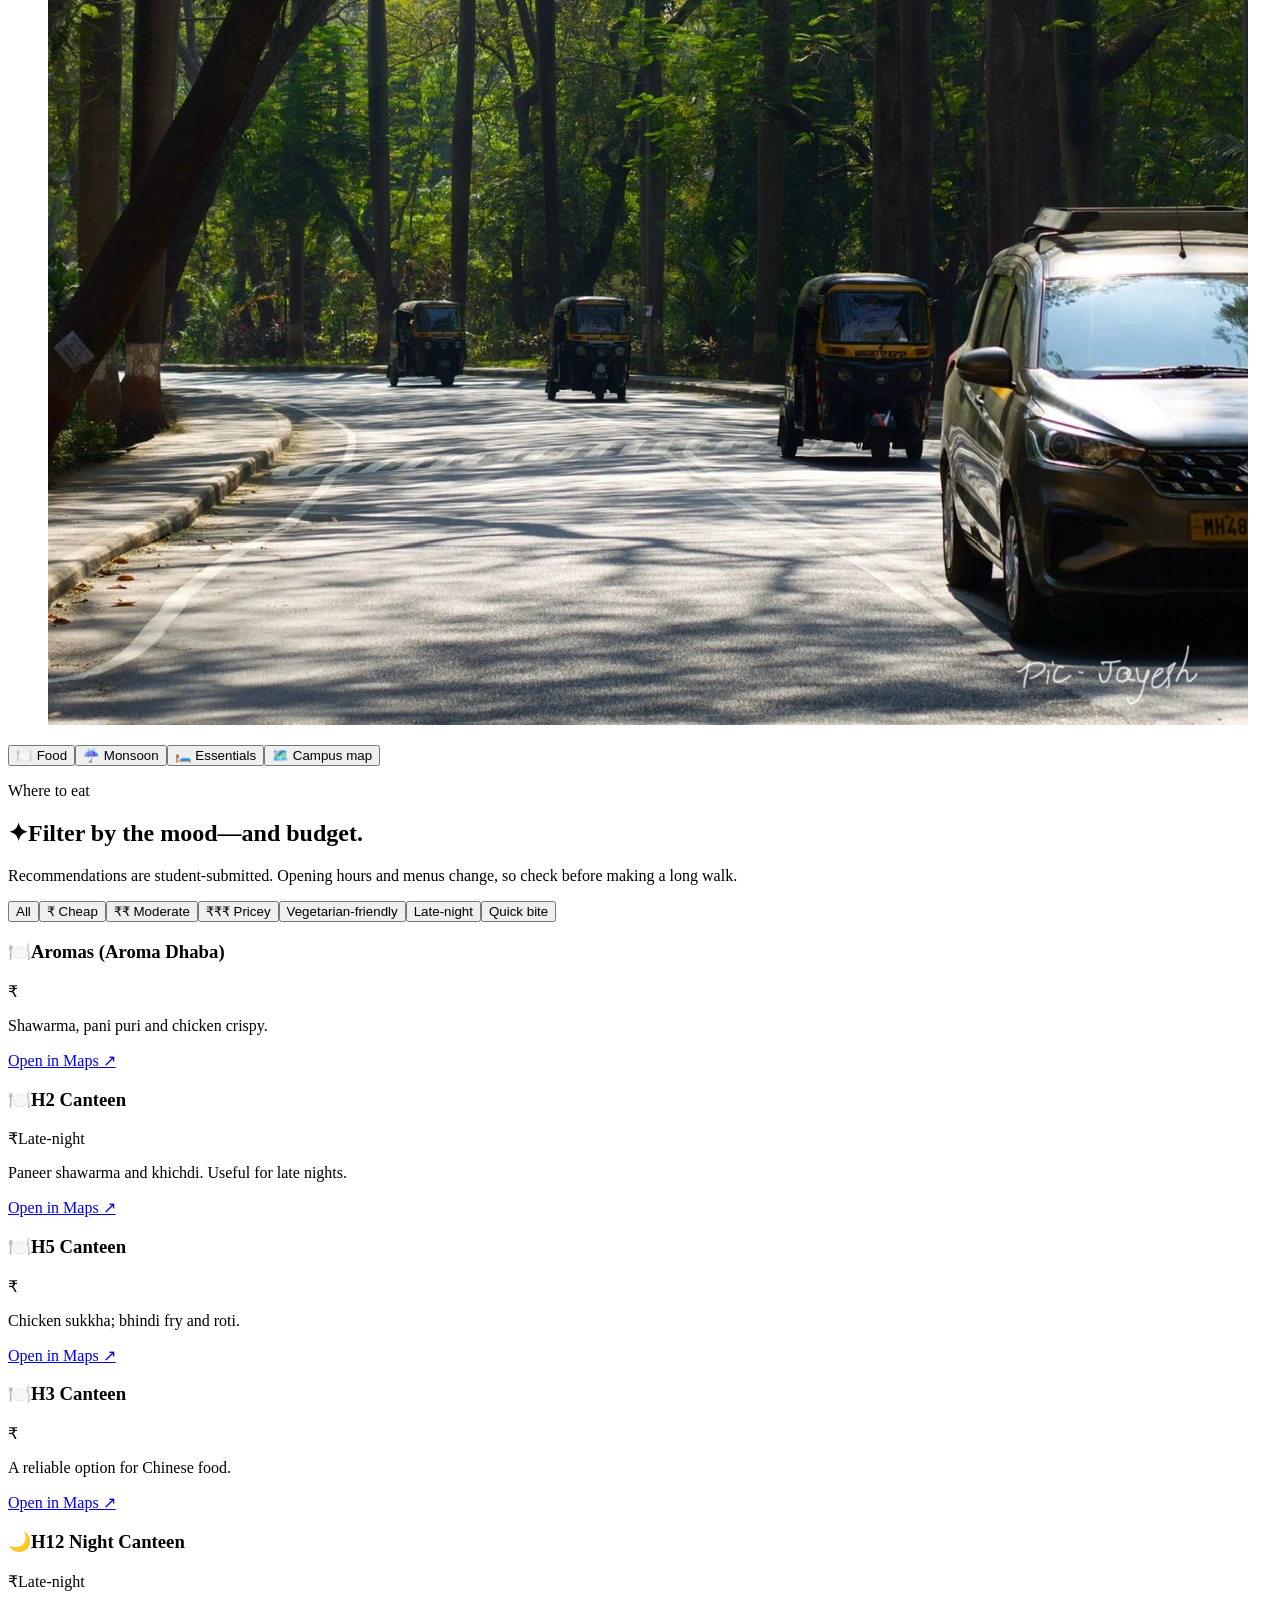
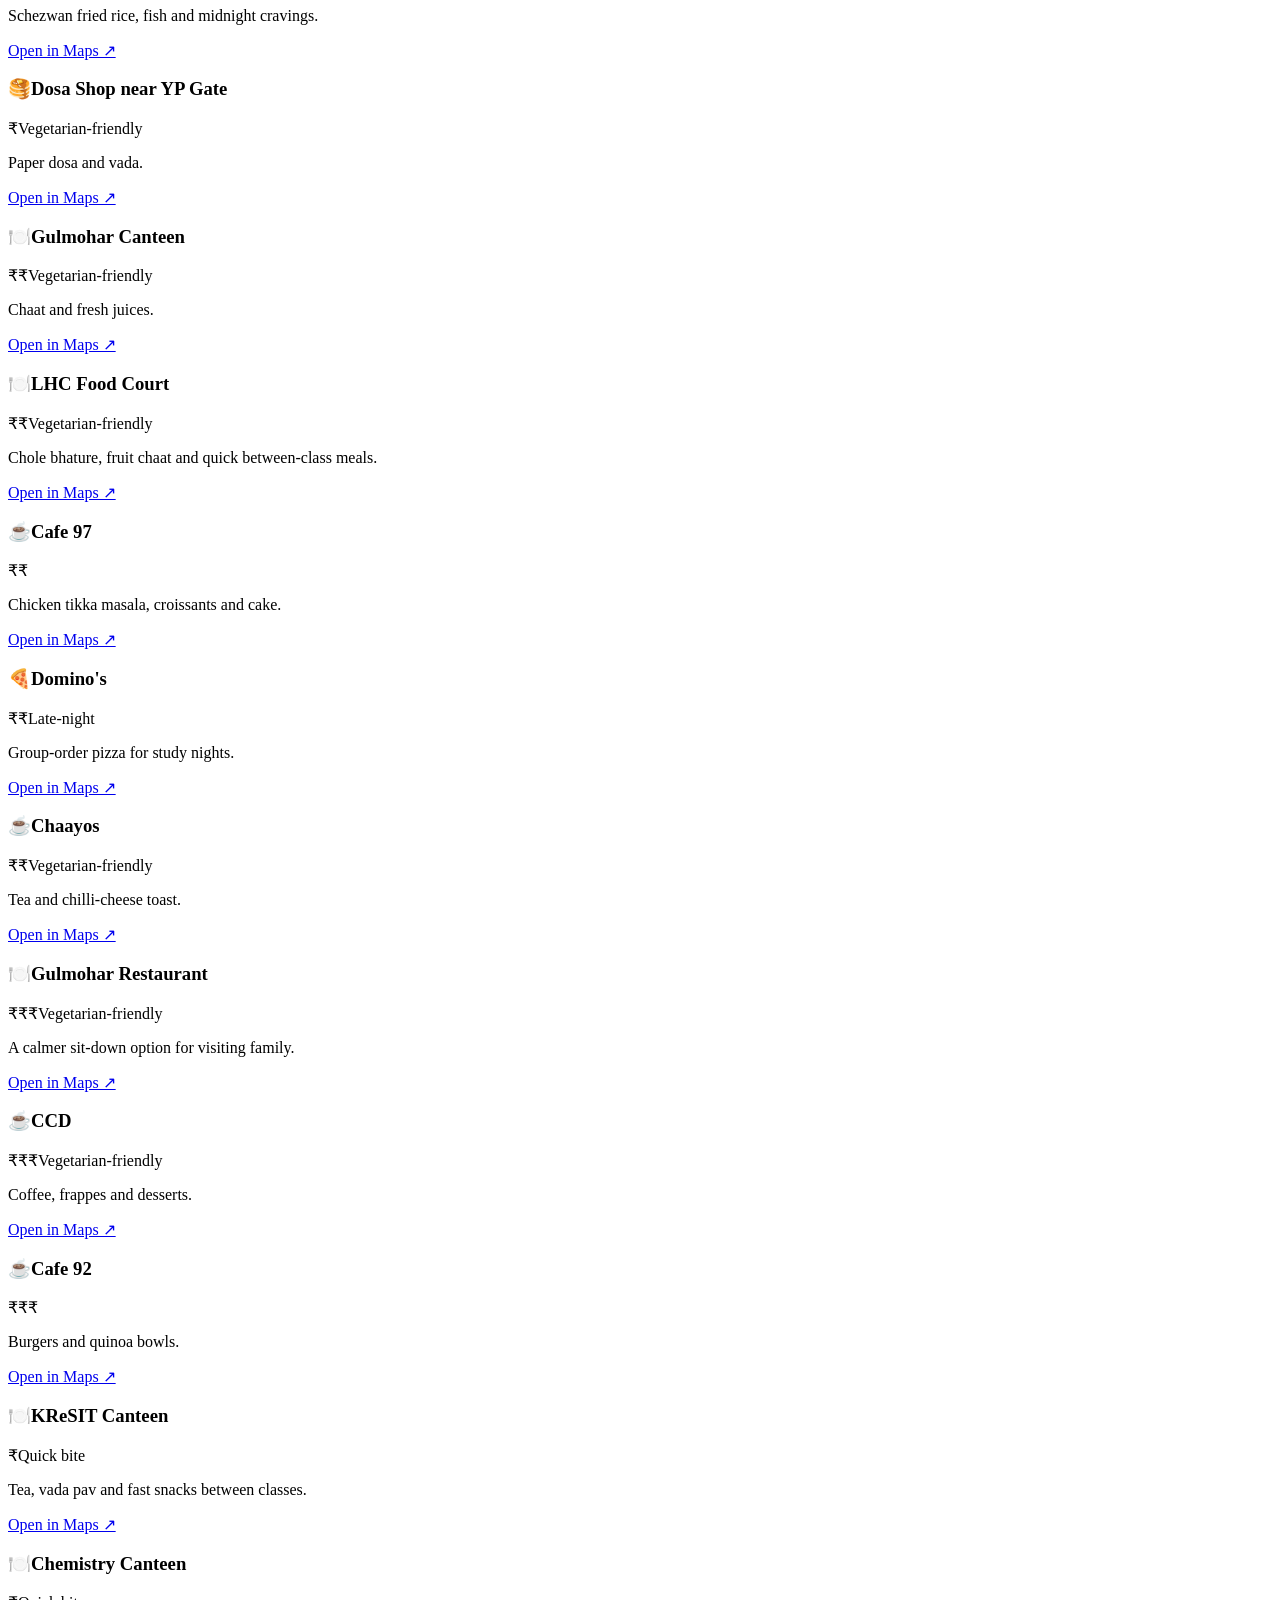
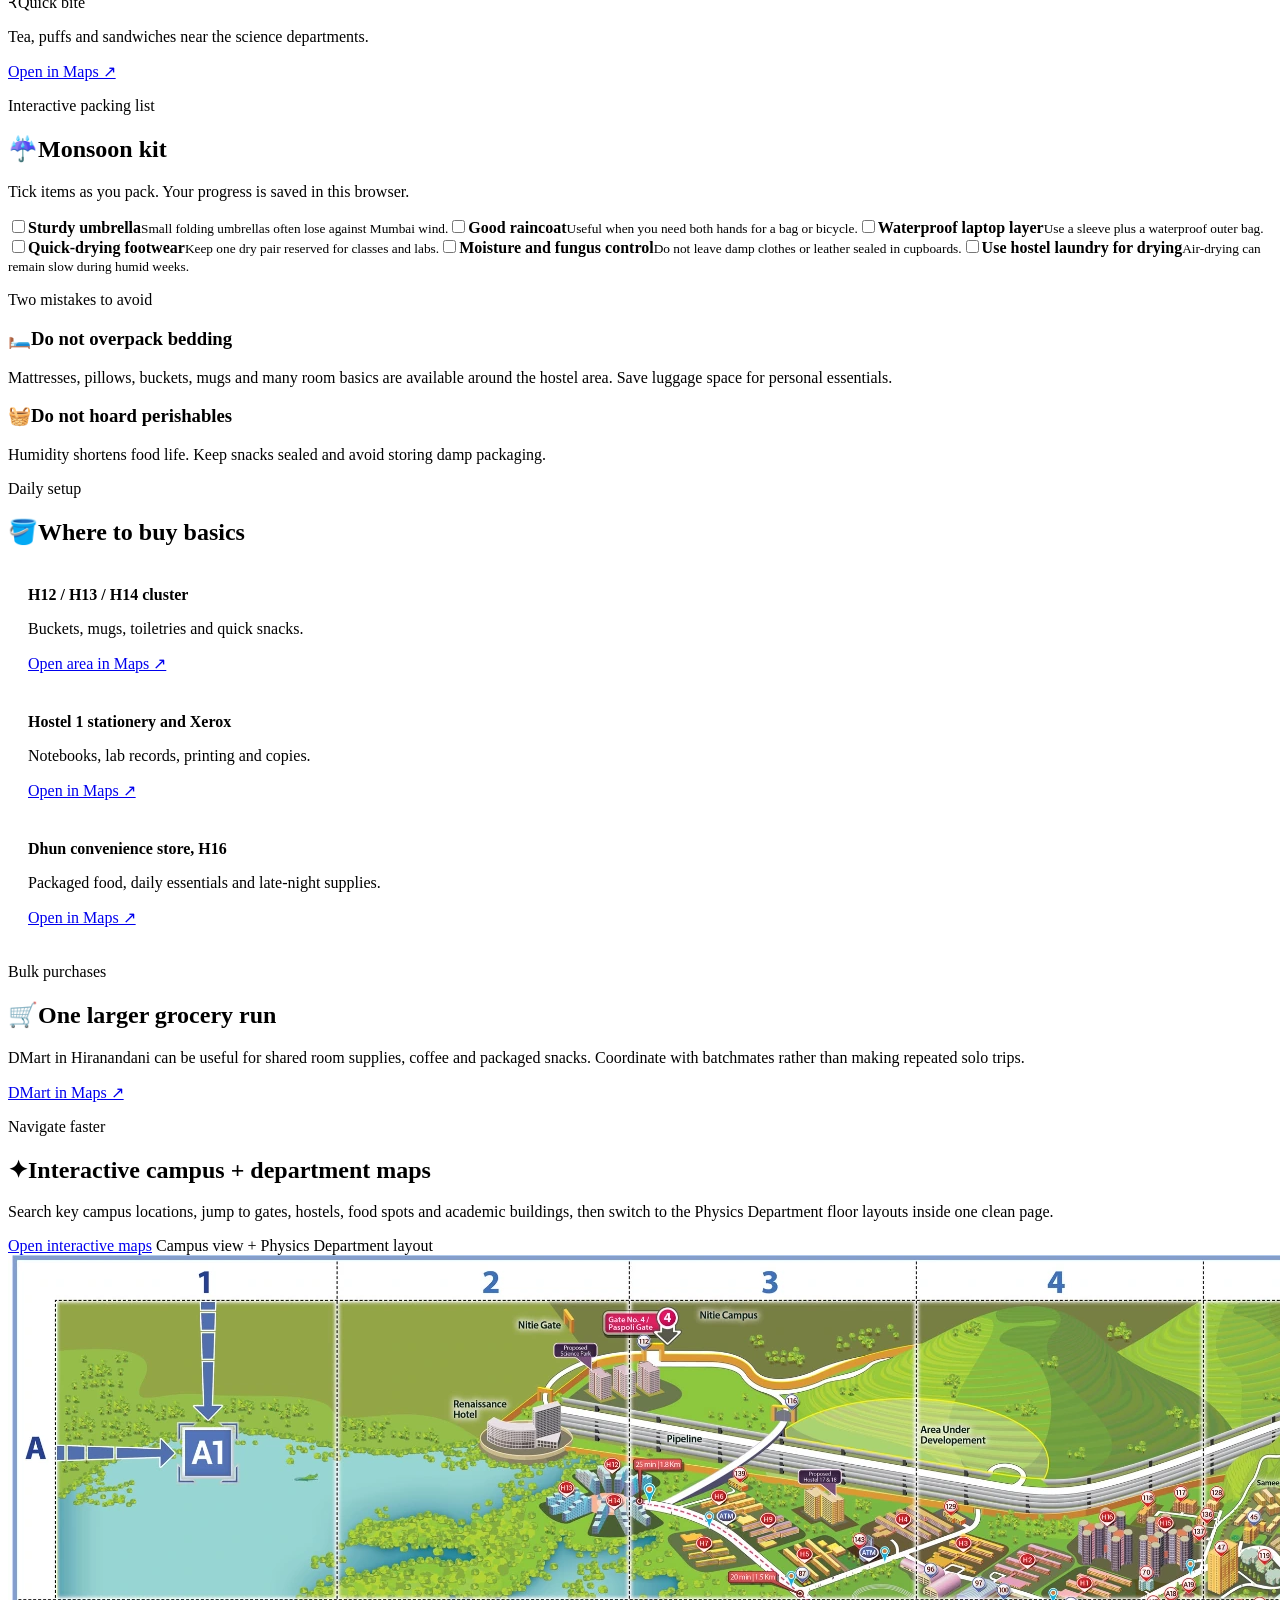
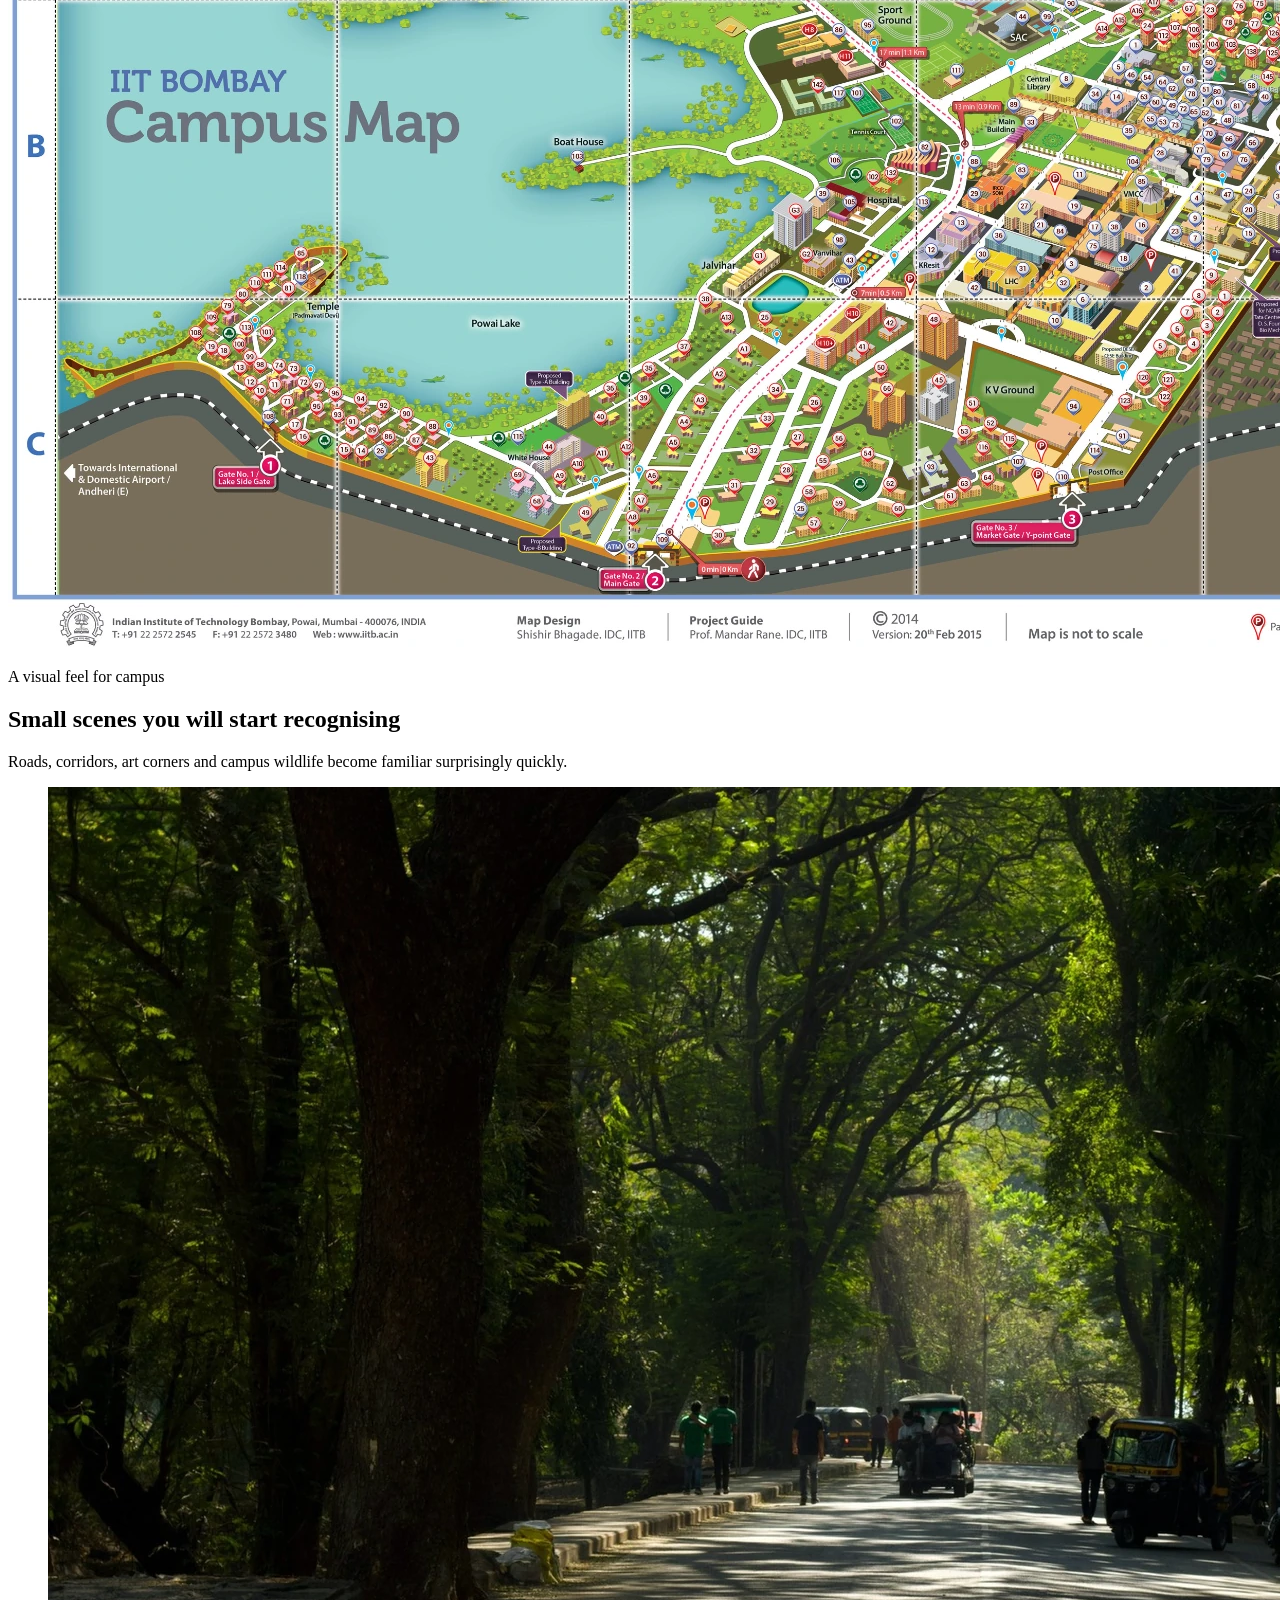
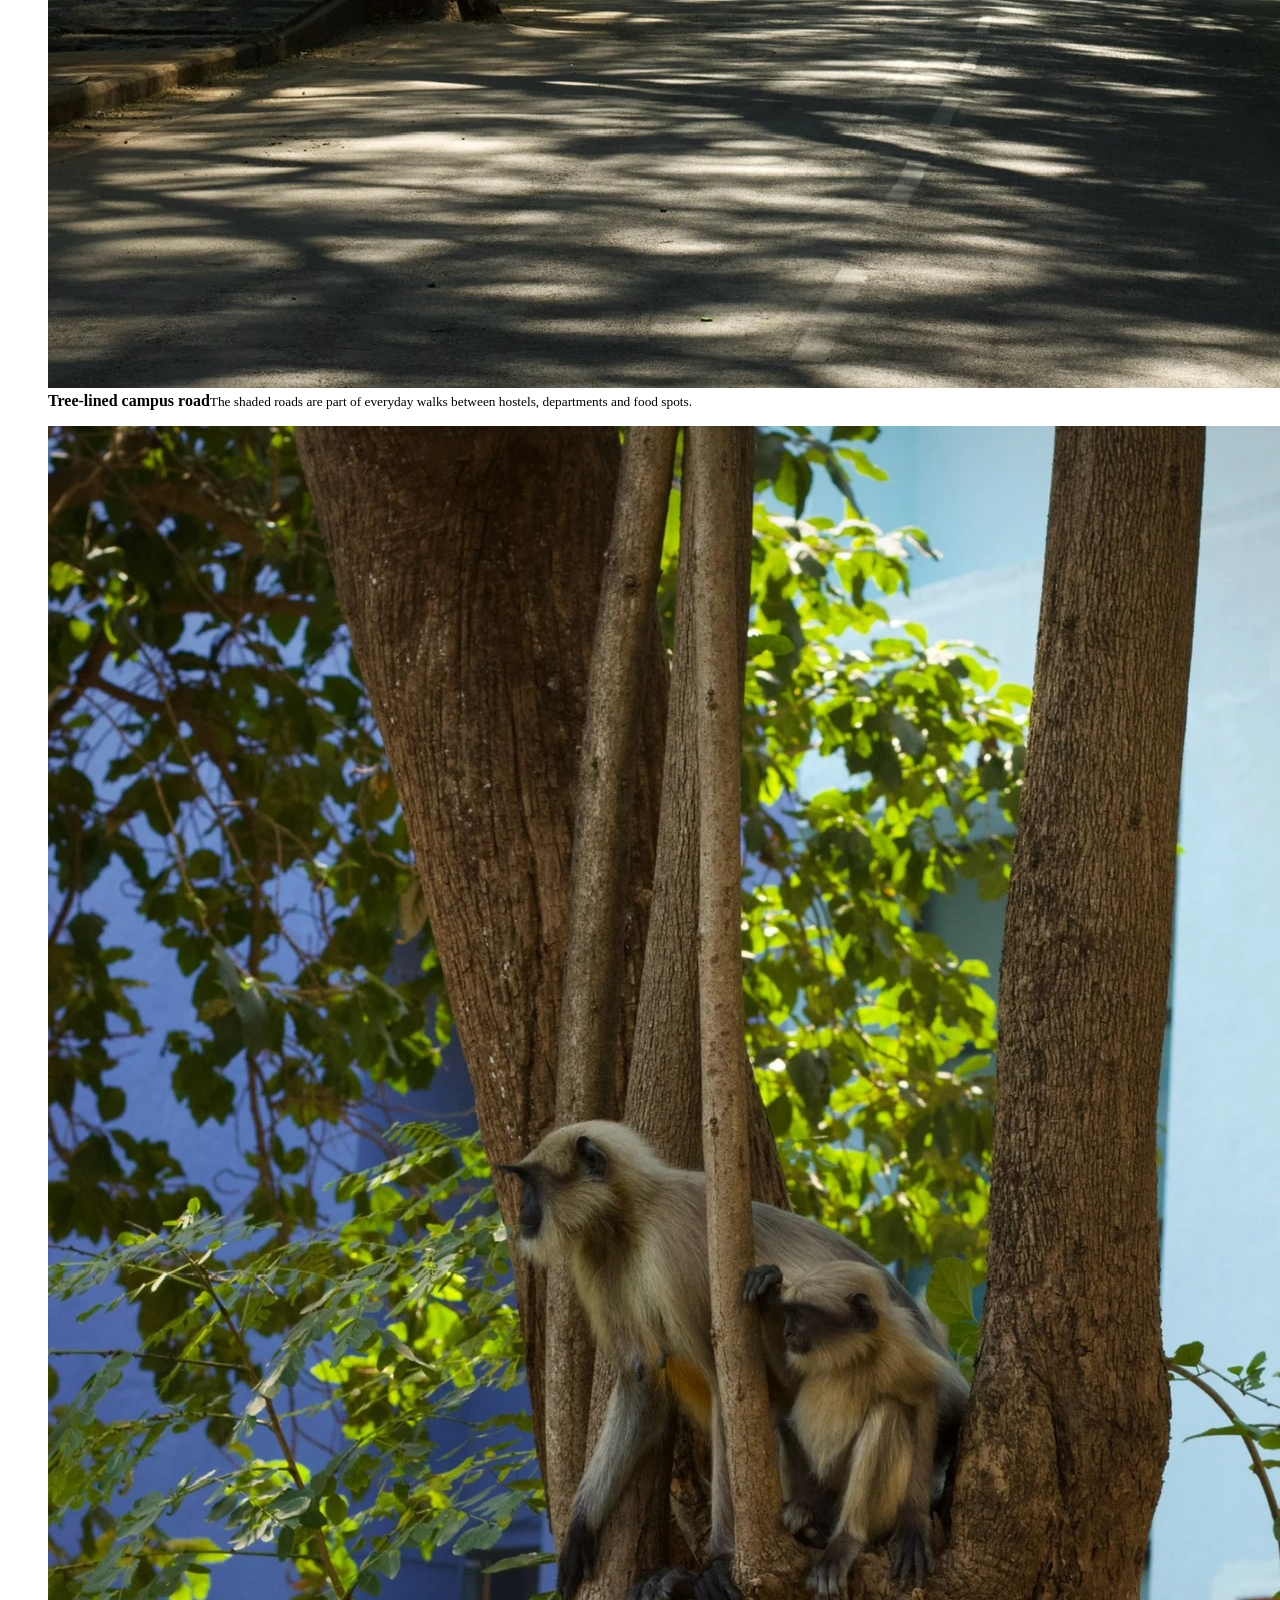
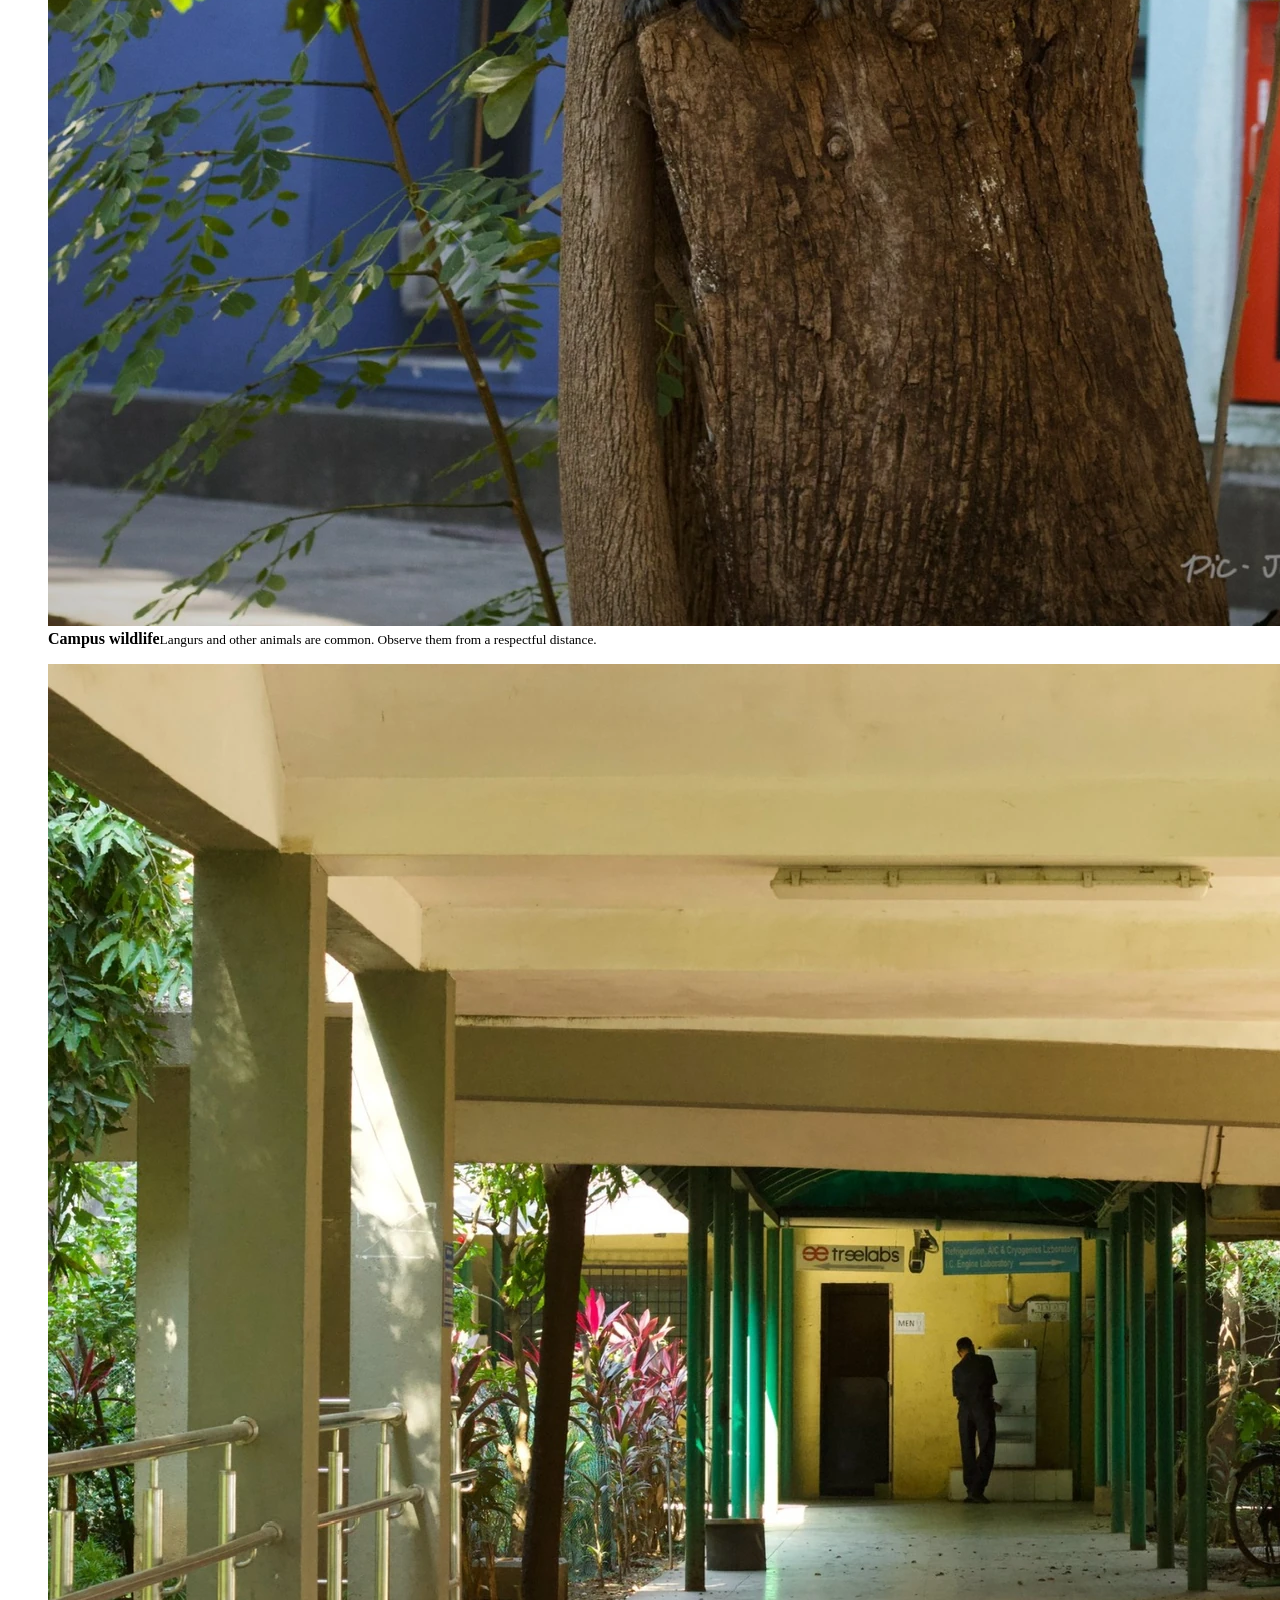
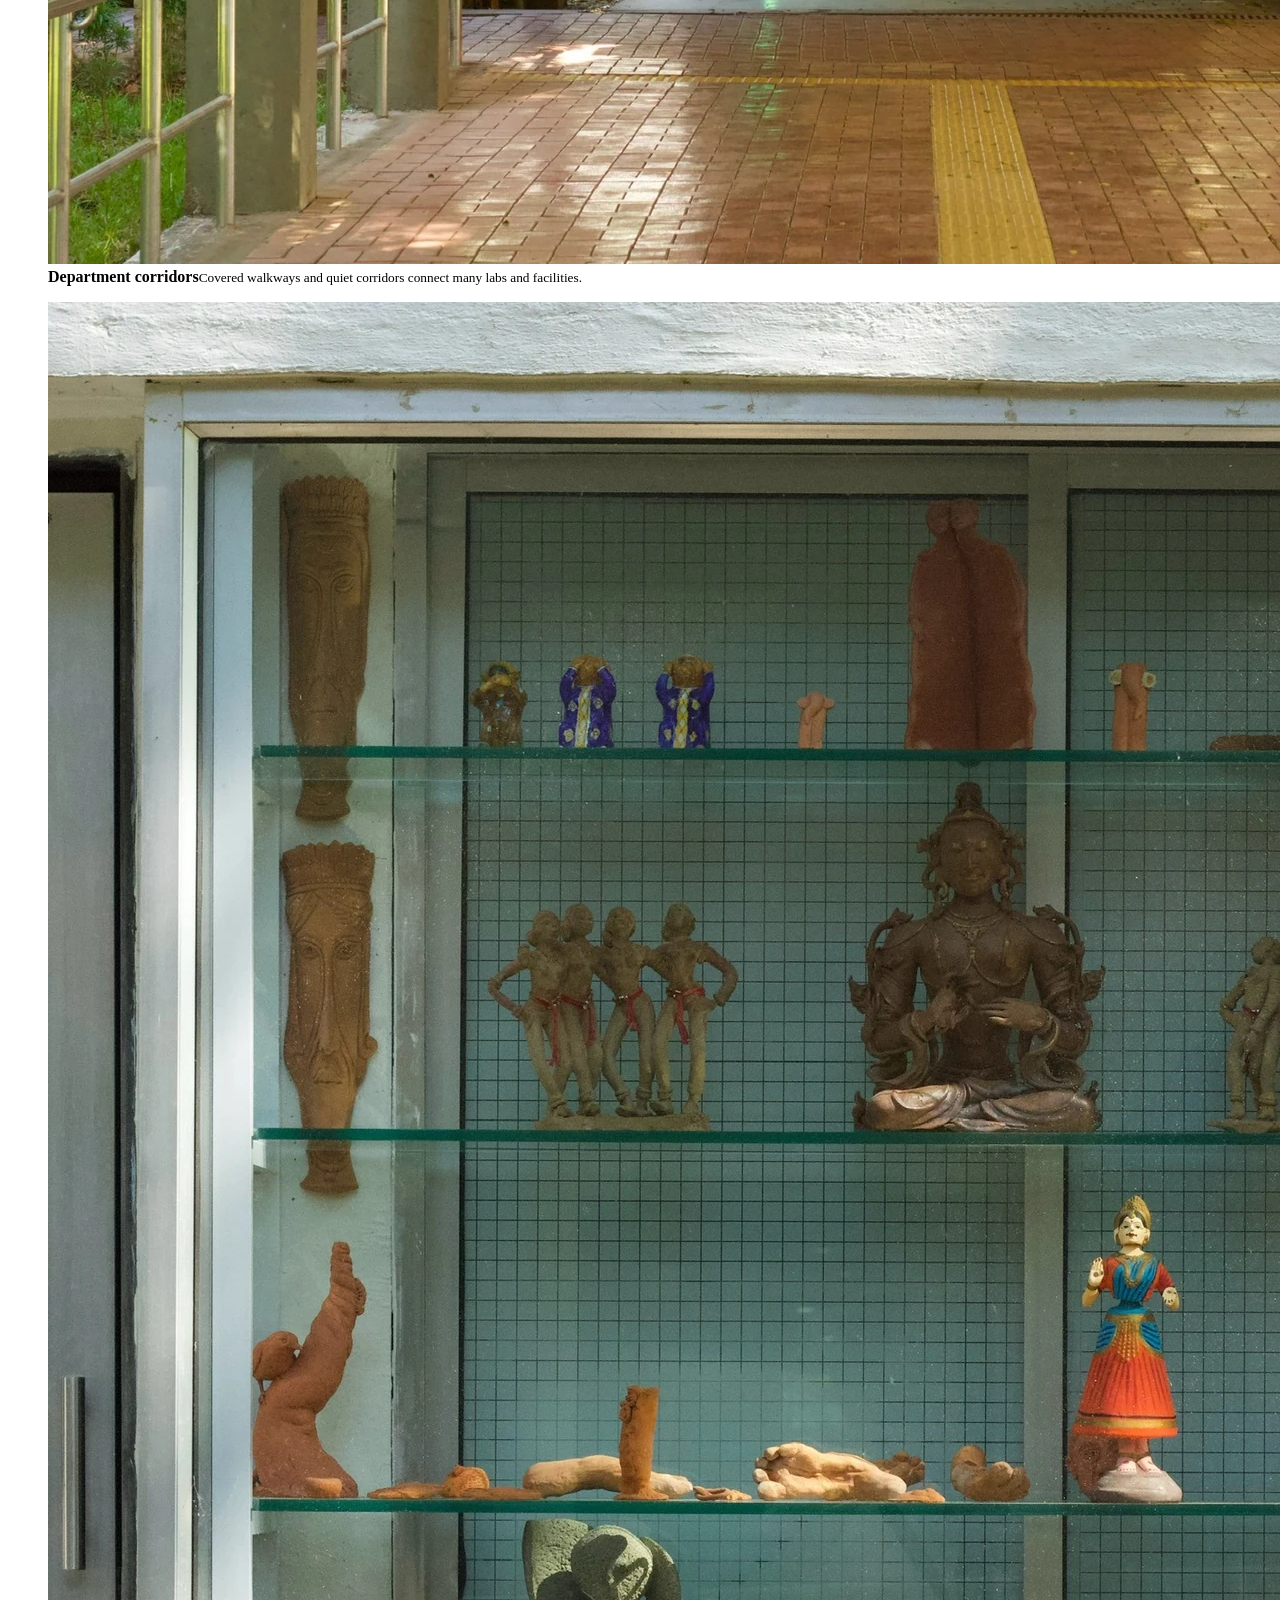
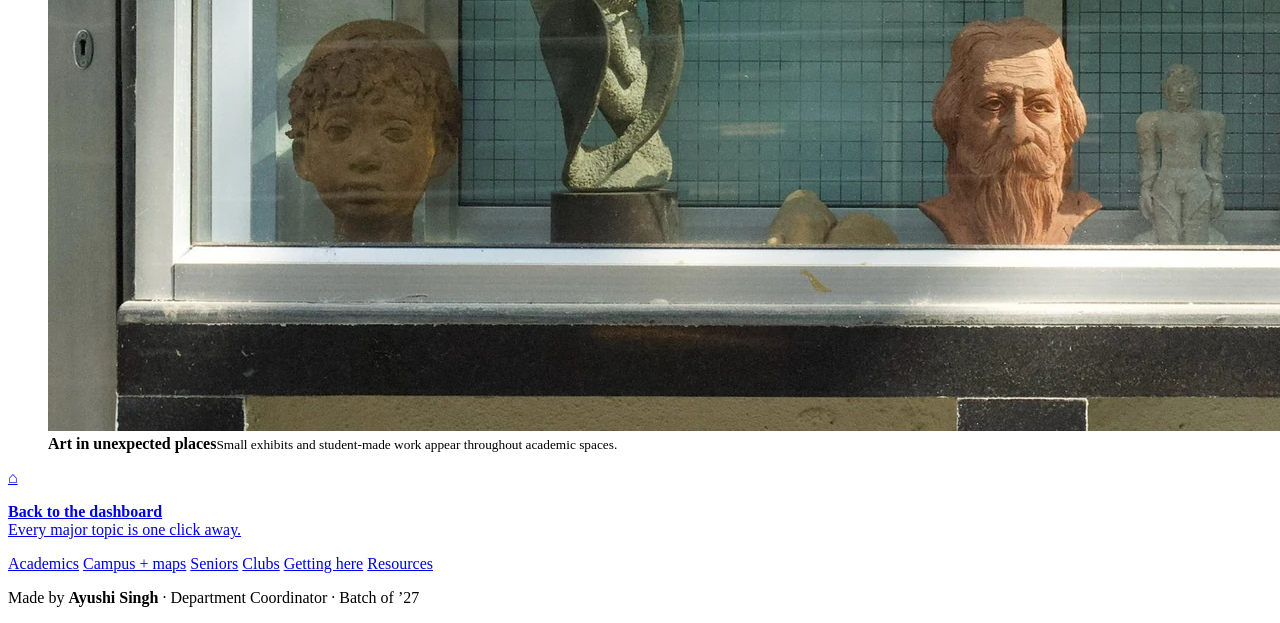
<file: campus-life.html>
<!DOCTYPE html>

<html lang="en"><head><meta charset="utf-8"/><meta content="width=device-width,initial-scale=1" name="viewport"/><meta content="Food, monsoon survival and campus essentials for incoming IIT Bombay students." name="description"/><meta content="#263322" name="theme-color"/><title>Know Your Campus — IITB Fresher Guide</title><link href="./styles.css" rel="stylesheet"/></head><body class="physics-dashboard-page dashboard-subpage guide-page page-campus">
<a class="skip-link" href="#main">Skip to content</a>
<div aria-hidden="true" class="physics-sky subpage-physics-sky">
<span class="formula f1">ΔS ≥ 0</span>
<span class="formula f2">chai → energy</span>
<span class="formula f3">RH ↑ ⇒ drying time ↑</span>
<span class="formula f4">P = F/A</span>
<svg class="wave-field" preserveaspectratio="none" viewbox="0 0 1200 220">
<path d="M0,110 C100,20 200,200 300,110 S500,20 600,110 S800,200 900,110 S1100,20 1200,110"></path>
<path d="M0,150 C120,70 220,215 350,120 S560,55 700,140 S980,60 1200,145"></path>
</svg>
</div>
<nav aria-label="Primary navigation" class="dashboard-nav subpage-dashboard-nav">
<a class="dashboard-brand" href="./index.html">
<span aria-hidden="true" class="brand-orbit"><i></i></span>
<span><strong>IITB Physics</strong><small>Fresher Guide</small></span>
</a>
<div class="dashboard-nav-links">
<a href="./academics.html">Academics</a><a class="active" href="./campus-life.html">Campus</a><a href="./seniors.html">Seniors</a><a href="./clubs.html">Clubs</a><a href="./transport.html">Getting here</a>
</div>
<div class="nav-utilities"><a class="resources-pill" href="./resources.html">▣ Resources</a><a class="emergency-pill" href="./emergency.html"><span>●</span> Emergency</a></div>
</nav><main class="dashboard-main dashboard-subpage-main" id="main">
<section class="page-hero"><div class="subpage-card-topline"><span class="card-index">02</span><span class="card-symbol">☂</span></div><div class="shell page-hero-grid"><div class="reveal"><p class="kicker">Eat · Pack · Settle in</p><h1 class="page-title"><span aria-hidden="true" class="page-title-icon icon-green">🏫</span>Know your <em>campus.</em></h1><p class="lede">Food and monsoon information belong together: both shape daily hostel life from the moment you arrive.</p><div class="subpage-meta"><span>Food finder</span><span>Monsoon checklist</span><span>Room essentials</span></div></div><figure class="page-visual reveal campus-photo-visual"><img alt="Tree-lined IIT Bombay campus road with auto-rickshaws" src="./assets/campus-card.webp"/></figure></div></section>
<section class="section"><div class="shell"><div class="tab-bar" data-tabs=".campus-panel"><button class="tab-button" data-tab="food" type="button">🍽️ Food</button><button class="tab-button" data-tab="monsoon" type="button">☔ Monsoon</button><button class="tab-button" data-tab="essentials" type="button">🛏️ Essentials</button><button class="tab-button" data-tab="map" type="button">🗺️ Campus map</button></div>
<section class="tab-panel campus-panel" id="food"><div class="section-head"><div><p class="eyebrow">Where to eat</p><h2 class="section-title"><span aria-hidden="true" class="pop-icon icon-blue">✦</span>Filter by the mood—and budget.</h2><p class="section-copy">Recommendations are student-submitted. Opening hours and menus change, so check before making a long walk.</p></div></div><div class="filters" id="food-filters"><button class="filter-chip active" data-food="all">All</button><button class="filter-chip" data-food="cheap">₹ Cheap</button><button class="filter-chip" data-food="moderate">₹₹ Moderate</button><button class="filter-chip" data-food="pricey">₹₹₹ Pricey</button><button class="filter-chip" data-food="veg">Vegetarian-friendly</button><button class="filter-chip" data-food="late">Late-night</button><button class="filter-chip" data-food="quick">Quick bite</button></div><div class="food-grid" id="food-grid"><article class="food-card" data-tags="cheap"><h3><span aria-hidden="true" class="pop-icon icon-orange">🍽️</span>Aromas (Aroma Dhaba)</h3><div class="food-meta"><span>₹</span></div><p>Shawarma, pani puri and chicken crispy.</p><a class="map-link" href="https://www.google.com/maps/search/?api=1&amp;query=Aromas+(Aroma+Dhaba)+IIT+Bombay" rel="noopener" target="_blank">Open in Maps ↗</a></article><article class="food-card" data-tags="cheap late"><h3><span aria-hidden="true" class="pop-icon icon-orange">🍽️</span>H2 Canteen</h3><div class="food-meta"><span>₹</span><span>Late-night</span></div><p>Paneer shawarma and khichdi. Useful for late nights.</p><a class="map-link" href="https://www.google.com/maps/search/?api=1&amp;query=H2+Canteen+IIT+Bombay" rel="noopener" target="_blank">Open in Maps ↗</a></article><article class="food-card" data-tags="cheap"><h3><span aria-hidden="true" class="pop-icon icon-orange">🍽️</span>H5 Canteen</h3><div class="food-meta"><span>₹</span></div><p>Chicken sukkha; bhindi fry and roti.</p><a class="map-link" href="https://www.google.com/maps/search/?api=1&amp;query=H5+Canteen+IIT+Bombay" rel="noopener" target="_blank">Open in Maps ↗</a></article><article class="food-card" data-tags="cheap"><h3><span aria-hidden="true" class="pop-icon icon-orange">🍽️</span>H3 Canteen</h3><div class="food-meta"><span>₹</span></div><p>A reliable option for Chinese food.</p><a class="map-link" href="https://www.google.com/maps/search/?api=1&amp;query=H3+Canteen+IIT+Bombay" rel="noopener" target="_blank">Open in Maps ↗</a></article><article class="food-card" data-tags="cheap late"><h3><span aria-hidden="true" class="pop-icon icon-violet">🌙</span>H12 Night Canteen</h3><div class="food-meta"><span>₹</span><span>Late-night</span></div><p>Schezwan fried rice, fish and midnight cravings.</p><a class="map-link" href="https://www.google.com/maps/search/?api=1&amp;query=H12+Night+Canteen+IIT+Bombay" rel="noopener" target="_blank">Open in Maps ↗</a></article><article class="food-card" data-tags="cheap veg"><h3><span aria-hidden="true" class="pop-icon icon-orange">🥞</span>Dosa Shop near YP Gate</h3><div class="food-meta"><span>₹</span><span>Vegetarian-friendly</span></div><p>Paper dosa and vada.</p><a class="map-link" href="https://www.google.com/maps/search/?api=1&amp;query=Dosa+Shop+near+YP+Gate+IIT+Bombay" rel="noopener" target="_blank">Open in Maps ↗</a></article><article class="food-card" data-tags="moderate veg"><h3><span aria-hidden="true" class="pop-icon icon-orange">🍽️</span>Gulmohar Canteen</h3><div class="food-meta"><span>₹₹</span><span>Vegetarian-friendly</span></div><p>Chaat and fresh juices.</p><a class="map-link" href="https://www.google.com/maps/search/?api=1&amp;query=Gulmohar+Canteen+IIT+Bombay" rel="noopener" target="_blank">Open in Maps ↗</a></article><article class="food-card" data-tags="moderate veg"><h3><span aria-hidden="true" class="pop-icon icon-orange">🍽️</span>LHC Food Court</h3><div class="food-meta"><span>₹₹</span><span>Vegetarian-friendly</span></div><p>Chole bhature, fruit chaat and quick between-class meals.</p><a class="map-link" href="https://www.google.com/maps/search/?api=1&amp;query=LHC+Food+Court+IIT+Bombay" rel="noopener" target="_blank">Open in Maps ↗</a></article><article class="food-card" data-tags="moderate"><h3><span aria-hidden="true" class="pop-icon icon-gold">☕</span>Cafe 97</h3><div class="food-meta"><span>₹₹</span></div><p>Chicken tikka masala, croissants and cake.</p><a class="map-link" href="https://www.google.com/maps/search/?api=1&amp;query=Cafe+97+IIT+Bombay" rel="noopener" target="_blank">Open in Maps ↗</a></article><article class="food-card" data-tags="moderate late"><h3><span aria-hidden="true" class="pop-icon icon-red">🍕</span>Domino's</h3><div class="food-meta"><span>₹₹</span><span>Late-night</span></div><p>Group-order pizza for study nights.</p><a class="map-link" href="https://www.google.com/maps/search/?api=1&amp;query=Domino's+IIT+Bombay" rel="noopener" target="_blank">Open in Maps ↗</a></article><article class="food-card" data-tags="moderate veg"><h3><span aria-hidden="true" class="pop-icon icon-gold">☕</span>Chaayos</h3><div class="food-meta"><span>₹₹</span><span>Vegetarian-friendly</span></div><p>Tea and chilli-cheese toast.</p><a class="map-link" href="https://www.google.com/maps/search/?api=1&amp;query=Chaayos+IIT+Bombay" rel="noopener" target="_blank">Open in Maps ↗</a></article><article class="food-card" data-tags="pricey veg"><h3><span aria-hidden="true" class="pop-icon icon-orange">🍽️</span>Gulmohar Restaurant</h3><div class="food-meta"><span>₹₹₹</span><span>Vegetarian-friendly</span></div><p>A calmer sit-down option for visiting family.</p><a class="map-link" href="https://www.google.com/maps/search/?api=1&amp;query=Gulmohar+Restaurant+IIT+Bombay" rel="noopener" target="_blank">Open in Maps ↗</a></article><article class="food-card" data-tags="pricey veg"><h3><span aria-hidden="true" class="pop-icon icon-gold">☕</span>CCD</h3><div class="food-meta"><span>₹₹₹</span><span>Vegetarian-friendly</span></div><p>Coffee, frappes and desserts.</p><a class="map-link" href="https://www.google.com/maps/search/?api=1&amp;query=CCD+IIT+Bombay" rel="noopener" target="_blank">Open in Maps ↗</a></article><article class="food-card" data-tags="pricey"><h3><span aria-hidden="true" class="pop-icon icon-gold">☕</span>Cafe 92</h3><div class="food-meta"><span>₹₹₹</span></div><p>Burgers and quinoa bowls.</p><a class="map-link" href="https://www.google.com/maps/search/?api=1&amp;query=Cafe+92+IIT+Bombay" rel="noopener" target="_blank">Open in Maps ↗</a></article><article class="food-card" data-tags="cheap quick"><h3><span aria-hidden="true" class="pop-icon icon-orange">🍽️</span>KReSIT Canteen</h3><div class="food-meta"><span>₹</span><span>Quick bite</span></div><p>Tea, vada pav and fast snacks between classes.</p><a class="map-link" href="https://www.google.com/maps/search/?api=1&amp;query=KReSIT+Canteen+IIT+Bombay" rel="noopener" target="_blank">Open in Maps ↗</a></article><article class="food-card" data-tags="cheap quick"><h3><span aria-hidden="true" class="pop-icon icon-orange">🍽️</span>Chemistry Canteen</h3><div class="food-meta"><span>₹</span><span>Quick bite</span></div><p>Tea, puffs and sandwiches near the science departments.</p><a class="map-link" href="https://www.google.com/maps/search/?api=1&amp;query=Chemistry+Canteen+IIT+Bombay" rel="noopener" target="_blank">Open in Maps ↗</a></article></div></section>
<section class="tab-panel campus-panel" id="monsoon"><div class="content-grid"><div class="panel span-7"><p class="eyebrow">Interactive packing list</p><h2><span aria-hidden="true" class="pop-icon icon-cyan">☔</span>Monsoon kit</h2><p>Tick items as you pack. Your progress is saved in this browser.</p><div class="checklist" id="monsoon-list"><label class="check"><input data-key="umbrella" type="checkbox"/><span><strong>Sturdy umbrella</strong><small>Small folding umbrellas often lose against Mumbai wind.</small></span></label><label class="check"><input data-key="raincoat" type="checkbox"/><span><strong>Good raincoat</strong><small>Useful when you need both hands for a bag or bicycle.</small></span></label><label class="check"><input data-key="waterproof" type="checkbox"/><span><strong>Waterproof laptop layer</strong><small>Use a sleeve plus a waterproof outer bag.</small></span></label><label class="check"><input data-key="footwear" type="checkbox"/><span><strong>Quick-drying footwear</strong><small>Keep one dry pair reserved for classes and labs.</small></span></label><label class="check"><input data-key="fungus" type="checkbox"/><span><strong>Moisture and fungus control</strong><small>Do not leave damp clothes or leather sealed in cupboards.</small></span></label><label class="check"><input data-key="laundry" type="checkbox"/><span><strong>Use hostel laundry for drying</strong><small>Air-drying can remain slow during humid weeks.</small></span></label></div></div><aside class="panel span-5"><p class="eyebrow">Two mistakes to avoid</p><h3><span aria-hidden="true" class="pop-icon icon-violet">🛏️</span>Do not overpack bedding</h3><p>Mattresses, pillows, buckets, mugs and many room basics are available around the hostel area. Save luggage space for personal essentials.</p><h3><span aria-hidden="true" class="pop-icon icon-orange">🧺</span>Do not hoard perishables</h3><p>Humidity shortens food life. Keep snacks sealed and avoid storing damp packaging.</p></aside></div></section>
<section class="tab-panel campus-panel" id="essentials"><div class="content-grid"><div class="panel span-6"><p class="eyebrow">Daily setup</p><h2><span aria-hidden="true" class="pop-icon icon-cyan">🪣</span>Where to buy basics</h2><div class="course-list"><article class="course"><div class="course-body" style="padding:20px"><strong>H12 / H13 / H14 cluster</strong><p>Buckets, mugs, toiletries and quick snacks.</p><a class="map-link" href="https://www.google.com/maps/search/?api=1&amp;query=Hostel+13+IIT+Bombay" rel="noopener" target="_blank">Open area in Maps ↗</a></div></article><article class="course"><div class="course-body" style="padding:20px"><strong>Hostel 1 stationery and Xerox</strong><p>Notebooks, lab records, printing and copies.</p><a class="map-link" href="https://www.google.com/maps/search/?api=1&amp;query=Hostel+1+IIT+Bombay" rel="noopener" target="_blank">Open in Maps ↗</a></div></article><article class="course"><div class="course-body" style="padding:20px"><strong>Dhun convenience store, H16</strong><p>Packaged food, daily essentials and late-night supplies.</p><a class="map-link" href="https://www.google.com/maps/search/?api=1&amp;query=Hostel+16+IIT+Bombay" rel="noopener" target="_blank">Open in Maps ↗</a></div></article></div></div><div class="panel span-6"><p class="eyebrow">Bulk purchases</p><h2><span aria-hidden="true" class="pop-icon icon-green">🛒</span>One larger grocery run</h2><p>DMart in Hiranandani can be useful for shared room supplies, coffee and packaged snacks. Coordinate with batchmates rather than making repeated solo trips.</p><a class="btn btn-secondary" href="https://www.google.com/maps/search/?api=1&amp;query=DMart+Hiranandani+Powai" rel="noopener" target="_blank">DMart in Maps ↗</a></div></div></section>
<section class="tab-panel campus-panel" id="map">
<div class="campus-map-promo panel">
<div class="campus-map-promo-copy">
<p class="eyebrow">Navigate faster</p>
<h2><span aria-hidden="true" class="pop-icon icon-blue">✦</span>Interactive campus + department maps</h2>
<p>Search key campus locations, jump to gates, hostels, food spots and academic buildings, then switch to the Physics Department floor layouts inside one clean page.</p>
<div class="campus-map-promo-actions">
<a class="btn btn-primary" href="./campus-map.html">Open interactive maps</a>
<span>Campus view + Physics Department layout</span>
</div>
</div>
<div aria-hidden="true" class="campus-map-promo-visual">
<img alt="" src="./assets/iitb-campus-map.webp"/>
<span class="map-pulse p1"></span>
<span class="map-pulse p2"></span>
<span class="map-pulse p3"></span>
</div>
</div>
</section></div></section><section class="section campus-moments-section"><div class="shell"><div class="section-head"><div><p class="eyebrow">A visual feel for campus</p><h2 class="section-title">Small scenes you will start recognising</h2><p class="section-copy">Roads, corridors, art corners and campus wildlife become familiar surprisingly quickly.</p></div></div><div class="campus-moments-grid"><figure class="campus-moment wide"><img alt="Tree-lined campus road" loading="lazy" src="./assets/campus-moment-road.webp"/><figcaption><strong>Tree-lined campus road</strong><small>The shaded roads are part of everyday walks between hostels, departments and food spots.</small></figcaption></figure><figure class="campus-moment portrait"><img alt="Campus wildlife" loading="lazy" src="./assets/campus-moment-wildlife.webp"/><figcaption><strong>Campus wildlife</strong><small>Langurs and other animals are common. Observe them from a respectful distance.</small></figcaption></figure><figure class="campus-moment wide"><img alt="Department corridors" loading="lazy" src="./assets/campus-moment-corridor.webp"/><figcaption><strong>Department corridors</strong><small>Covered walkways and quiet corridors connect many labs and facilities.</small></figcaption></figure><figure class="campus-moment square"><img alt="Art in unexpected places" loading="lazy" src="./assets/campus-moment-art.webp"/><figcaption><strong>Art in unexpected places</strong><small>Small exhibits and student-made work appear throughout academic spaces.</small></figcaption></figure></div></div></section></main>
<footer class="dashboard-subpage-footer">
<div class="dashboard-bottom subpage-bottom">
<a class="bottom-note back-dashboard" href="./index.html">
<span>⌂</span>
<p><strong>Back to the dashboard</strong><br/>Every major topic is one click away.</p>
</a>
<div aria-label="Guide links" class="subpage-footer-links">
<a href="./academics.html">Academics</a>
<a href="./campus-life.html">Campus + maps</a>
<a href="./seniors.html">Seniors</a>
<a href="./clubs.html">Clubs</a>
<a href="./transport.html">Getting here</a>
<a href="./resources.html">Resources</a></div>
<p class="maker-credit">Made by <strong>Ayushi Singh</strong> · Department Coordinator · Batch of ’27</p>
</div>
</footer>
<script src="./site.js"></script><script>
const chips=[...document.querySelectorAll('[data-food]')],cards=[...document.querySelectorAll('.food-card')];chips.forEach(chip=>chip.addEventListener('click',()=>{chips.forEach(c=>c.classList.toggle('active',c===chip));const f=chip.dataset.food;cards.forEach(card=>card.hidden=f!=='all'&&!card.dataset.tags.split(' ').includes(f))}));
const checks=[...document.querySelectorAll('#monsoon-list input')];checks.forEach(box=>{const key='iitb-pack-'+box.dataset.key;box.checked=localStorage.getItem(key)==='1';box.closest('.check').classList.toggle('done',box.checked);box.addEventListener('change',()=>{localStorage.setItem(key,box.checked?'1':'0');box.closest('.check').classList.toggle('done',box.checked)})});
</script></body></html>
</file>
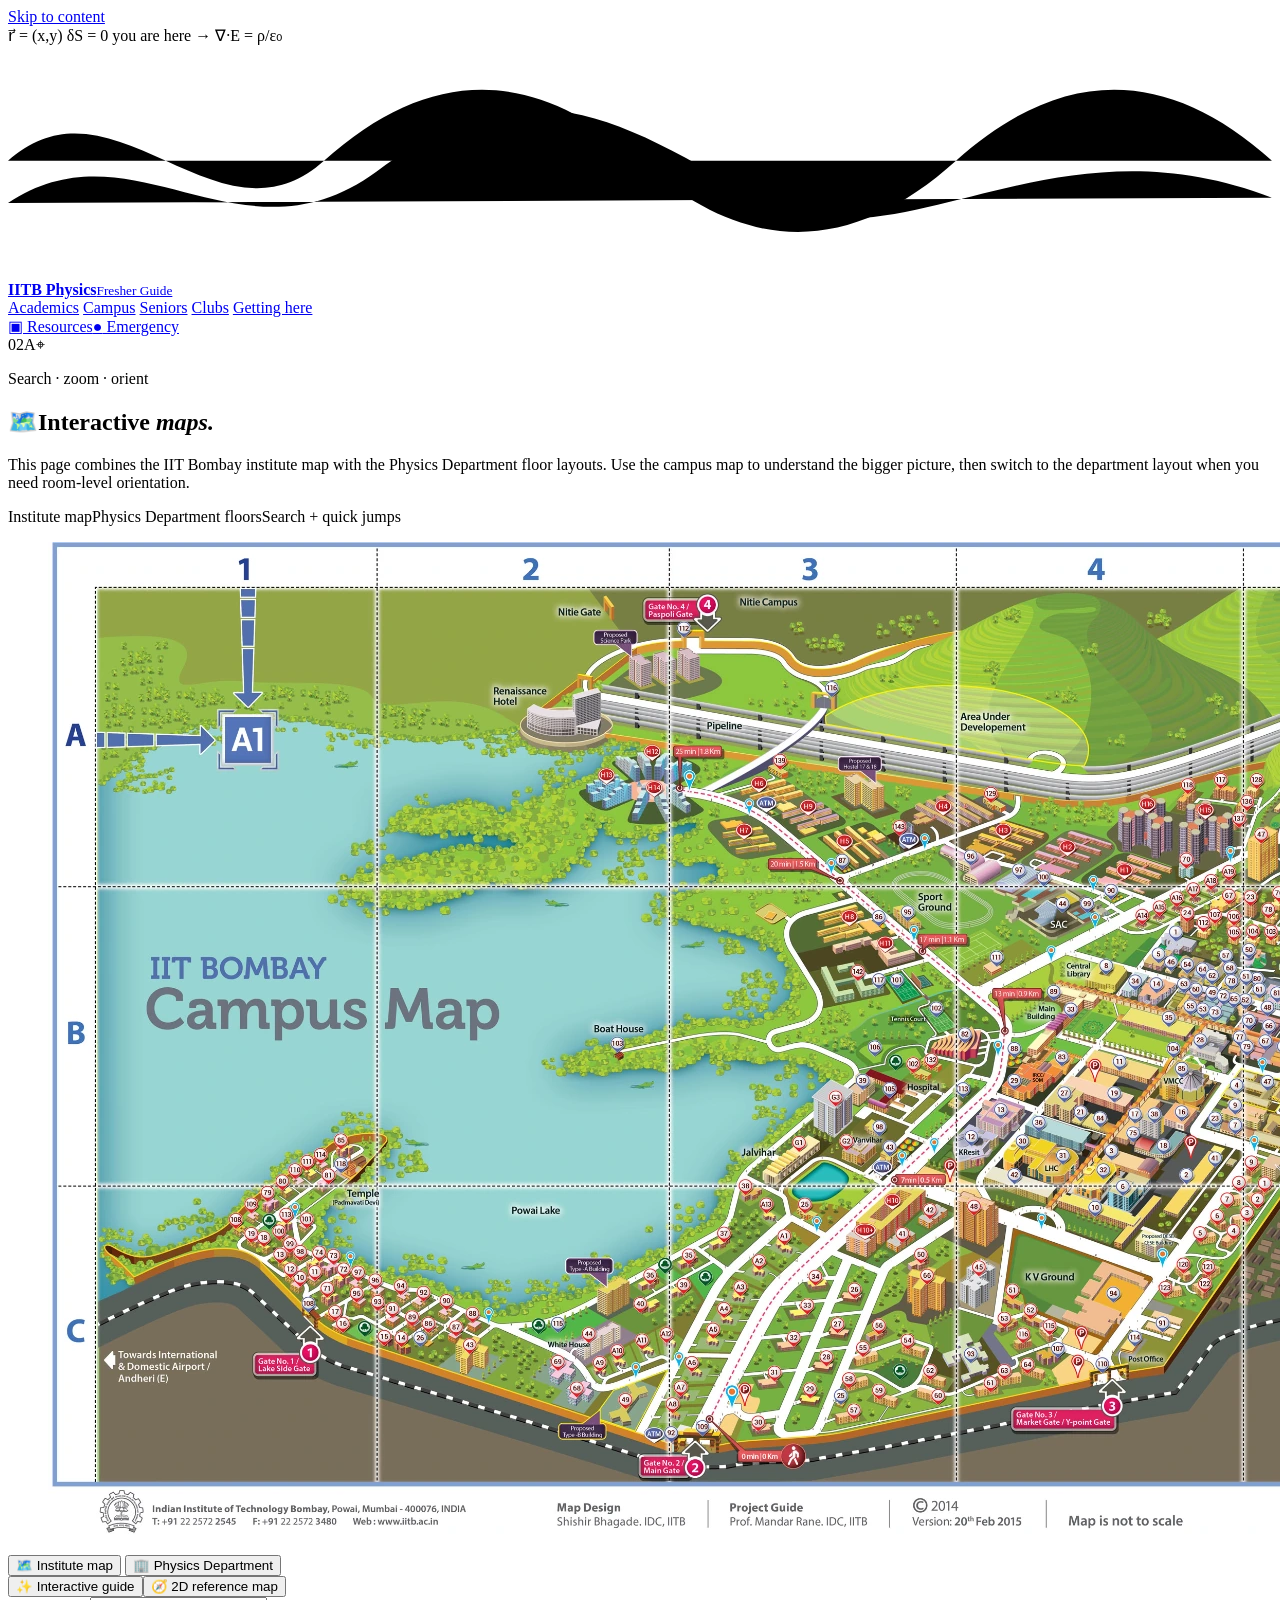
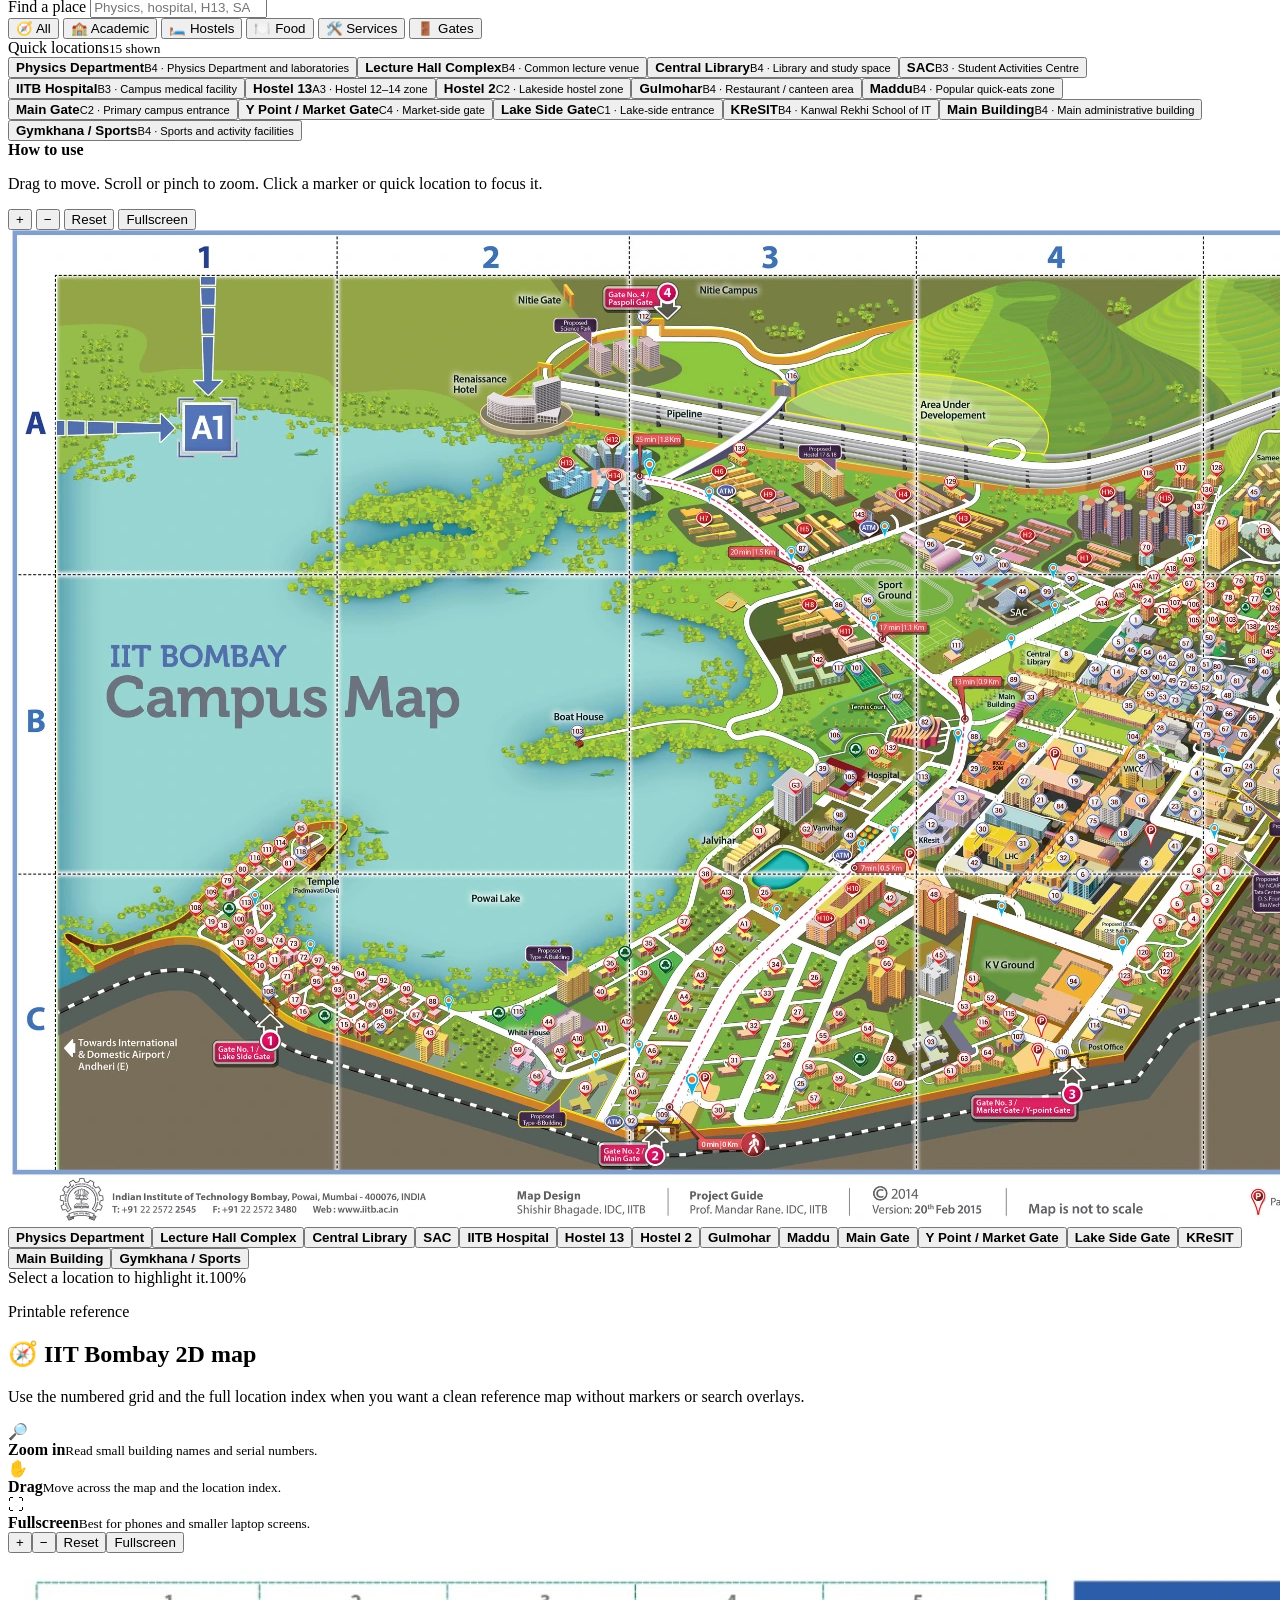
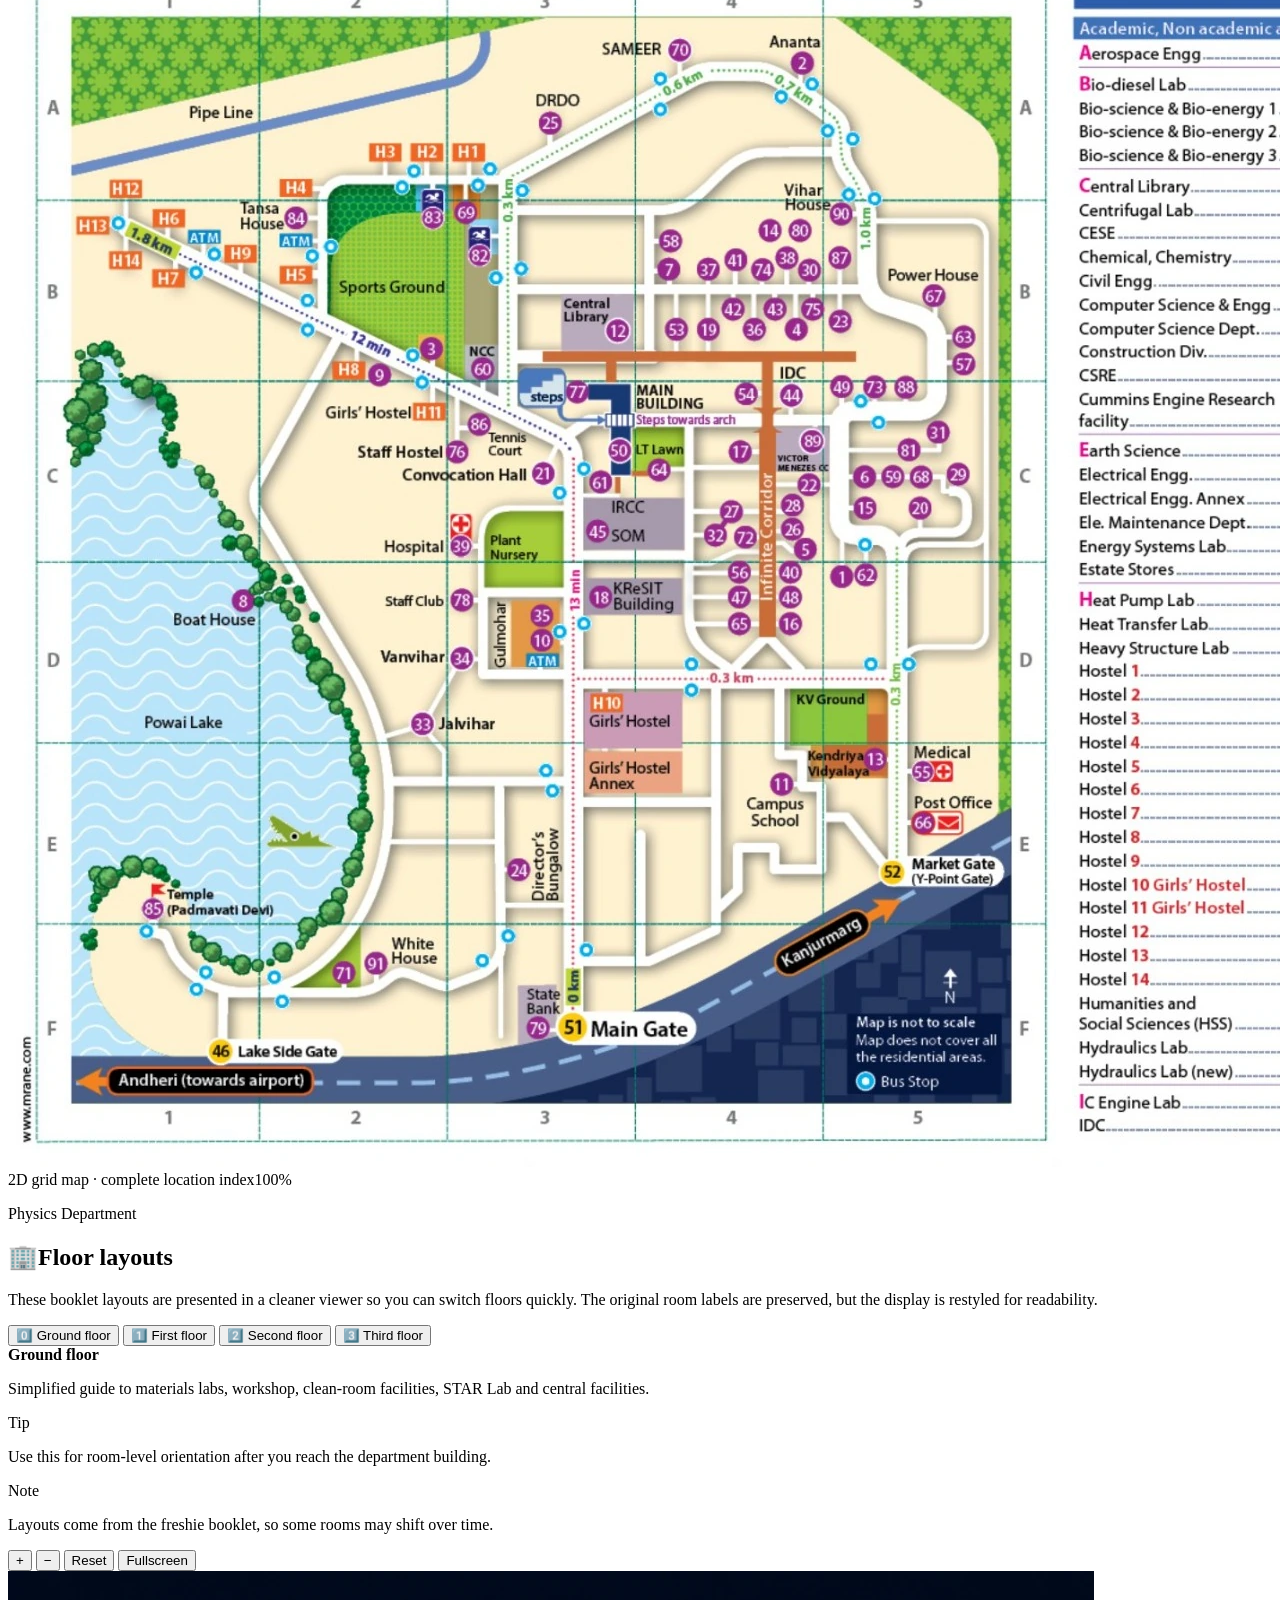
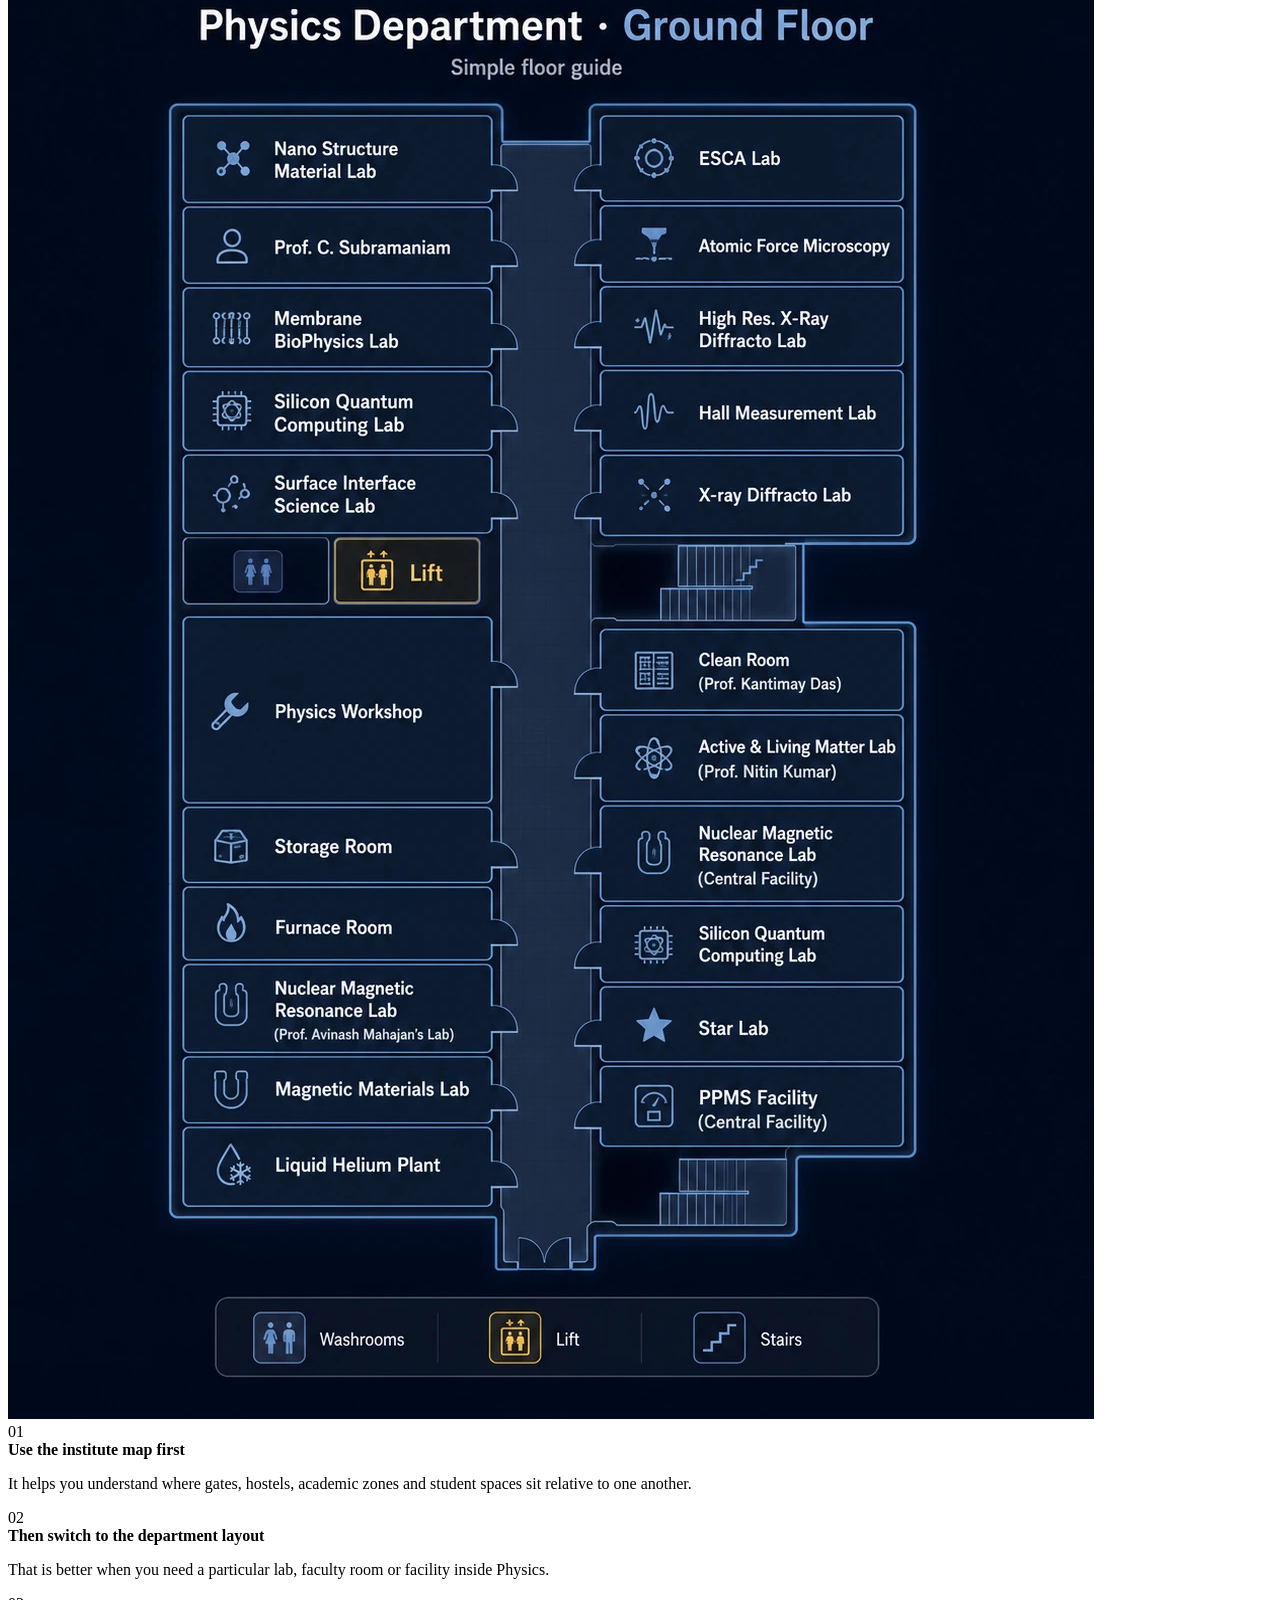
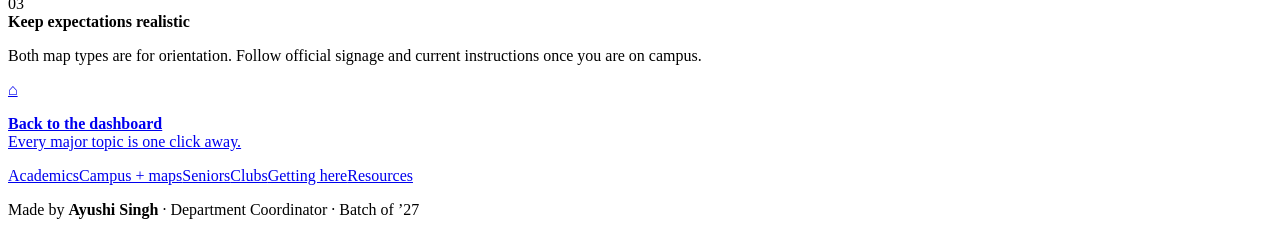
<file: campus-map.html>
<!DOCTYPE html>

<html lang="en">
<head>
<meta charset="utf-8"/>
<meta content="width=device-width,initial-scale=1" name="viewport"/>
<meta content="Interactive IIT Bombay campus map and Physics Department layouts for incoming students." name="description"/>
<meta content="#1a2238" name="theme-color"/>
<title>Interactive Maps — IITB Physics Fresher Guide</title>
<link href="./styles.css" rel="stylesheet"/>
</head>
<body class="physics-dashboard-page dashboard-subpage guide-page page-campus campus-map-page">
<a class="skip-link" href="#main">Skip to content</a>
<div aria-hidden="true" class="physics-sky subpage-physics-sky">
<span class="formula f1">r⃗ = (x,y)</span>
<span class="formula f2">δS = 0</span>
<span class="formula f3">you are here →</span>
<span class="formula f4">∇·E = ρ/ε₀</span>
<svg class="wave-field" preserveaspectratio="none" viewbox="0 0 1200 220">
<path d="M0,110 C100,20 200,200 300,110 S500,20 600,110 S800,200 900,110 S1100,20 1200,110"></path>
<path d="M0,150 C120,70 220,215 350,120 S560,55 700,140 S980,60 1200,145"></path>
</svg>
</div>
<nav aria-label="Primary navigation" class="dashboard-nav subpage-dashboard-nav">
<a class="dashboard-brand" href="./index.html"><span aria-hidden="true" class="brand-orbit"><i></i></span><span><strong>IITB Physics</strong><small>Fresher Guide</small></span></a>
<div class="dashboard-nav-links">
<a href="./academics.html">Academics</a>
<a aria-current="page" class="active" href="./campus-life.html">Campus</a>
<a href="./seniors.html">Seniors</a>
<a href="./clubs.html">Clubs</a>
<a href="./transport.html">Getting here</a>
</div>
<div class="nav-utilities"><a class="resources-pill" href="./resources.html">▣ Resources</a><a class="emergency-pill" href="./emergency.html"><span>●</span> Emergency</a></div>
</nav>
<main class="dashboard-main dashboard-subpage-main campus-map-main" id="main">
<section class="page-hero map-page-hero">
<div class="subpage-card-topline"><span class="card-index">02A</span><span class="card-symbol">⌖</span></div>
<div class="shell page-hero-grid map-hero-grid">
<div class="reveal">
<p class="kicker">Search · zoom · orient</p>
<h1 class="page-title"><span aria-hidden="true" class="page-title-icon icon-cyan">🗺️</span>Interactive <em>maps.</em></h1>
<p class="lede">This page combines the IIT Bombay institute map with the Physics Department floor layouts. Use the campus map to understand the bigger picture, then switch to the department layout when you need room-level orientation.</p>
<div class="subpage-meta"><span>Institute map</span><span>Physics Department floors</span><span>Search + quick jumps</span></div>
</div>
<figure class="page-visual reveal map-hero-visual"><img alt="IIT Bombay campus map preview" src="./assets/iitb-campus-map.webp"/></figure>
</div>
</section>
<section class="section">
<div class="shell">
<div class="tab-bar map-top-tabs" data-tabs=".map-panel">
<button class="tab-button" data-tab="institute-map" type="button">🗺️ Institute map</button>
<button class="tab-button" data-tab="department-layout" type="button">🏢 Physics Department</button>
</div>
<section class="map-panel active" id="institute-map"><div aria-label="Campus map style" class="map-mode-switch" role="tablist"><button aria-selected="true" class="map-mode-button active" data-map-mode="interactive" role="tab" type="button">✨ Interactive guide</button><button aria-selected="false" class="map-mode-button" data-map-mode="reference" role="tab" type="button">🧭 2D reference map</button></div><div class="map-mode-view active" data-map-view="interactive"><div class="map-shell">
<aside aria-label="Map controls" class="map-sidebar">
<div class="map-search-wrap">
<label for="map-search">Find a place</label>
<input autocomplete="off" id="map-search" placeholder="Physics, hospital, H13, SAC..." type="search"/>
</div>
<div aria-label="Filter locations" class="map-categories" role="group">
<button class="map-chip active" data-map-filter="all" type="button">🧭 All</button>
<button class="map-chip" data-map-filter="academic" type="button">🏫 Academic</button>
<button class="map-chip" data-map-filter="hostel" type="button">🛏️ Hostels</button>
<button class="map-chip" data-map-filter="food" type="button">🍽️ Food</button>
<button class="map-chip" data-map-filter="service" type="button">🛠️ Services</button>
<button class="map-chip" data-map-filter="gate" type="button">🚪 Gates</button>
</div>
<div class="map-results-head"><span>Quick locations</span><small id="map-result-count">0 shown</small></div>
<div class="map-results" id="map-results"></div>
<div class="map-help"><strong>How to use</strong><p>Drag to move. Scroll or pinch to zoom. Click a marker or quick location to focus it.</p></div>
</aside>
<div class="map-stage-wrap">
<div aria-label="Map controls" class="map-toolbar">
<button aria-label="Zoom in" id="map-zoom-in" type="button">+</button>
<button aria-label="Zoom out" id="map-zoom-out" type="button">−</button>
<button id="map-reset" type="button">Reset</button>
<button id="map-fullscreen" type="button">Fullscreen</button>
</div>
<div aria-label="Interactive IIT Bombay campus map" class="map-viewport" id="map-viewport" tabindex="0">
<div class="map-canvas" id="map-canvas">
<img alt="Illustrated IIT Bombay campus map" src="./assets/iitb-campus-map.webp"/>
<div class="map-markers" id="map-markers"></div>
</div>
</div>
<div class="map-status"><span id="map-selection">Select a location to highlight it.</span><span id="map-zoom-label">100%</span></div>
</div>
</div></div><div class="map-mode-view" data-map-view="reference"><div class="reference-map-shell"><aside class="reference-map-sidebar"><p class="eyebrow">Printable reference</p><h2>🧭 IIT Bombay 2D map</h2><p>Use the numbered grid and the full location index when you want a clean reference map without markers or search overlays.</p><div class="reference-map-tips"><article><span aria-hidden="true">🔎</span><div><strong>Zoom in</strong><small>Read small building names and serial numbers.</small></div></article><article><span aria-hidden="true">✋</span><div><strong>Drag</strong><small>Move across the map and the location index.</small></div></article><article><span aria-hidden="true">⛶</span><div><strong>Fullscreen</strong><small>Best for phones and smaller laptop screens.</small></div></article></div></aside><div class="reference-map-viewer-wrap"><div class="map-toolbar reference-map-toolbar"><button aria-label="Zoom in" id="reference-zoom-in" type="button">+</button><button aria-label="Zoom out" id="reference-zoom-out" type="button">−</button><button aria-label="Reset map" id="reference-reset" type="button">Reset</button><button aria-label="Open map fullscreen" id="reference-fullscreen" type="button">Fullscreen</button></div><div aria-label="IIT Bombay 2D reference map" class="reference-map-viewport" id="reference-map-viewport" tabindex="0"><div class="reference-map-canvas" id="reference-map-canvas"><img alt="IIT Bombay 2D campus map with numbered location index" draggable="false" src="./assets/iitb-campus-map-2d.webp"/></div></div><div class="map-status"><span>2D grid map · complete location index</span><span id="reference-zoom-label">100%</span></div></div></div></div>
</section>
<section class="map-panel" id="department-layout">
<div class="dept-shell panel">
<div class="dept-sidebar">
<p class="eyebrow">Physics Department</p>
<h2><span aria-hidden="true" class="pop-icon icon-blue">🏢</span>Floor layouts</h2>
<p class="dept-copy">These booklet layouts are presented in a cleaner viewer so you can switch floors quickly. The original room labels are preserved, but the display is restyled for readability.</p>
<div aria-label="Physics Department floors" class="dept-floor-tabs" role="tablist">
<button aria-selected="true" class="dept-floor-tab active" data-floor="ground" role="tab" type="button">0️⃣ Ground floor</button>
<button aria-selected="false" class="dept-floor-tab" data-floor="first" role="tab" type="button">1️⃣ First floor</button>
<button aria-selected="false" class="dept-floor-tab" data-floor="second" role="tab" type="button">2️⃣ Second floor</button>
<button aria-selected="false" class="dept-floor-tab" data-floor="third" role="tab" type="button">3️⃣ Third floor</button>
</div>
<div class="dept-meta" id="dept-meta"></div>
<div class="dept-notes">
<article><span>Tip</span><p>Use this for room-level orientation after you reach the department building.</p></article>
<article><span>Note</span><p>Layouts come from the freshie booklet, so some rooms may shift over time.</p></article>
</div>
</div>
<div class="dept-viewer-wrap">
<div class="dept-toolbar">
<button id="dept-zoom-in" type="button">+</button>
<button id="dept-zoom-out" type="button">−</button>
<button id="dept-reset" type="button">Reset</button>
<button id="dept-fullscreen" type="button">Fullscreen</button>
</div>
<div aria-label="Physics Department floor viewer" class="dept-viewport" id="dept-viewport" tabindex="0">
<div class="dept-canvas" id="dept-canvas">
<img alt="Physics Department ground floor layout" id="dept-image" src="./assets/physics-ground-floor.webp"/>
</div>
</div>
</div>
</div>
</section>
<section class="map-note-grid">
<article><span>01</span><div><strong>Use the institute map first</strong><p>It helps you understand where gates, hostels, academic zones and student spaces sit relative to one another.</p></div></article>
<article><span>02</span><div><strong>Then switch to the department layout</strong><p>That is better when you need a particular lab, faculty room or facility inside Physics.</p></div></article>
<article><span>03</span><div><strong>Keep expectations realistic</strong><p>Both map types are for orientation. Follow official signage and current instructions once you are on campus.</p></div></article>
</section>
</div>
</section>
</main>
<footer class="dashboard-subpage-footer"><div class="dashboard-bottom subpage-bottom"><a class="bottom-note back-dashboard" href="./index.html"><span>⌂</span><p><strong>Back to the dashboard</strong><br/>Every major topic is one click away.</p></a><div aria-label="Guide links" class="subpage-footer-links"><a href="./academics.html">Academics</a><a href="./campus-life.html">Campus + maps</a><a href="./seniors.html">Seniors</a><a href="./clubs.html">Clubs</a><a href="./transport.html">Getting here</a><a href="./resources.html">Resources</a></div><p class="maker-credit">Made by <strong>Ayushi Singh</strong> · Department Coordinator · Batch of ’27</p></div></footer>
<script src="./site.js"></script>
<script>
const locations = [
  {id:'physics', name:'Physics Department', category:'academic', zone:'B4', x:57.8, y:70.1, note:'Physics Department and laboratories'},
  {id:'lhc', name:'Lecture Hall Complex', category:'academic', zone:'B4', x:59.6, y:56.2, note:'Common lecture venue'},
  {id:'library', name:'Central Library', category:'academic', zone:'B4', x:51.5, y:45.2, note:'Library and study space'},
  {id:'sac', name:'SAC', category:'service', zone:'B3', x:48.5, y:38.5, note:'Student Activities Centre'},
  {id:'hospital', name:'IITB Hospital', category:'service', zone:'B3', x:42.6, y:57.6, note:'Campus medical facility'},
  {id:'h13', name:'Hostel 13', category:'hostel', zone:'A3', x:34.0, y:22.8, note:'Hostel 12–14 zone'},
  {id:'h2', name:'Hostel 2', category:'hostel', zone:'C2', x:24.3, y:81.2, note:'Lakeside hostel zone'},
  {id:'gulmohar', name:'Gulmohar', category:'food', zone:'B4', x:56.4, y:51.3, note:'Restaurant / canteen area'},
  {id:'maddu', name:'Maddu', category:'food', zone:'B4', x:60.8, y:52.9, note:'Popular quick-eats zone'},
  {id:'main-gate', name:'Main Gate', category:'gate', zone:'C2', x:31.8, y:93.1, note:'Primary campus entrance'},
  {id:'yp-gate', name:'Y Point / Market Gate', category:'gate', zone:'C4', x:53.3, y:88.5, note:'Market-side gate'},
  {id:'lake-gate', name:'Lake Side Gate', category:'gate', zone:'C1', x:13.2, y:82.0, note:'Lake-side entrance'},
  {id:'kresit', name:'KReSIT', category:'academic', zone:'B4', x:48.1, y:61.6, note:'Kanwal Rekhi School of IT'},
  {id:'main-building', name:'Main Building', category:'service', zone:'B4', x:50.6, y:47.7, note:'Main administrative building'},
  {id:'gymkhana', name:'Gymkhana / Sports', category:'service', zone:'B4', x:47.5, y:33.2, note:'Sports and activity facilities'}
];
const floorData = {
  ground: {title:'Ground floor', image:'./assets/physics-ground-floor.webp', note:'Simplified guide to materials labs, workshop, clean-room facilities, STAR Lab and central facilities.'},
  first: {title:'First floor', image:'./assets/physics-first-floor.webp', note:'Simplified guide to teaching laboratories, electronics, solid-state and nuclear-physics rooms.'},
  second: {title:'Second floor', image:'./assets/physics-second-floor.webp', note:'Simplified guide to faculty offices, the department office, library, computer lab and seminar room.'},
  third: {title:'Third floor', image:'./assets/physics-third-floor.webp', note:'Simplified guide to optics, clean-room, high-energy, detector, quantum-matter and faculty spaces.'}
};

function initDraggableZoom(viewport, canvas, zoomLabel, onReset){
  let scale = 1, tx = 0, ty = 0, dragging = false, start = {x:0,y:0}, origin = {x:0,y:0};
  function apply(){
    canvas.style.transform = `translate(${tx}px, ${ty}px) scale(${scale})`;
    if (zoomLabel) zoomLabel.textContent = `${Math.round(scale*100)}%`;
  }
  function clamp(v){ return Math.min(4, Math.max(.65, v)); }
  function zoomAt(next, clientX, clientY){
    const rect = viewport.getBoundingClientRect();
    const x = clientX - rect.left, y = clientY - rect.top;
    const old = scale; scale = clamp(next); const f = scale / old;
    tx = x - (x - tx) * f; ty = y - (y - ty) * f; apply();
  }
  viewport.addEventListener('wheel', e => { e.preventDefault(); zoomAt(scale * (e.deltaY < 0 ? 1.12 : .89), e.clientX, e.clientY); }, {passive:false});
  viewport.addEventListener('dblclick', e => zoomAt(scale * 1.35, e.clientX, e.clientY));
  viewport.addEventListener('pointerdown', e => {
    dragging = true; viewport.setPointerCapture(e.pointerId); start = {x:e.clientX,y:e.clientY}; origin = {x:tx,y:ty}; viewport.classList.add('dragging');
  });
  viewport.addEventListener('pointermove', e => { if(!dragging) return; tx = origin.x + e.clientX - start.x; ty = origin.y + e.clientY - start.y; apply(); });
  function endDrag(e){ if (dragging && viewport.hasPointerCapture(e.pointerId)) viewport.releasePointerCapture(e.pointerId); dragging = false; viewport.classList.remove('dragging'); }
  viewport.addEventListener('pointerup', endDrag); viewport.addEventListener('pointercancel', endDrag);
  return {
    zoomIn(){ const r=viewport.getBoundingClientRect(); zoomAt(scale*1.2, r.left+r.width/2, r.top+r.height/2); },
    zoomOut(){ const r=viewport.getBoundingClientRect(); zoomAt(scale/1.2, r.left+r.width/2, r.top+r.height/2); },
    reset(){ scale=1; tx=0; ty=0; apply(); if(onReset) onReset(); },
    setView(nextScale,nextTx,nextTy){ scale=clamp(nextScale); tx=nextTx; ty=nextTy; apply(); },
    apply
  };
}

// Institute map
const mapViewport = document.querySelector('#map-viewport');
const mapCanvas = document.querySelector('#map-canvas');
const markerLayer = document.querySelector('#map-markers');
const resultList = document.querySelector('#map-results');
const search = document.querySelector('#map-search');
const count = document.querySelector('#map-result-count');
const selection = document.querySelector('#map-selection');
const zoomLabel = document.querySelector('#map-zoom-label');
const chips = [...document.querySelectorAll('.map-chip')];
let activeFilter = 'all';
let selectedId = '';
const mapControls = initDraggableZoom(mapViewport, mapCanvas, zoomLabel, () => { selectedId=''; selection.textContent='Select a location to highlight it.'; updateMarkers(); });
function visibleLocations(){
  const q = search.value.trim().toLowerCase();
  return locations.filter(loc => (activeFilter==='all'||loc.category===activeFilter) && (!q || `${loc.name} ${loc.zone} ${loc.note}`.toLowerCase().includes(q)));
}
function focusLocation(loc){
  selectedId = loc.id;
  const rect = mapViewport.getBoundingClientRect();
  const px = mapCanvas.offsetWidth * loc.x / 100;
  const py = mapCanvas.offsetHeight * loc.y / 100;
  const focusScale = 1.85;
  const tx = rect.width / 2 - px * focusScale;
  const ty = rect.height / 2 - py * focusScale;
  mapControls.setView(focusScale, tx, ty);
  selection.innerHTML = `<strong>${loc.name}</strong> · ${loc.zone} · ${loc.note}`;
  updateMarkers();
}
function updateMarkers(){
  const ids = new Set(visibleLocations().map(v => v.id));
  [...markerLayer.children].forEach(marker => {
    marker.hidden = !ids.has(marker.dataset.id);
    marker.classList.toggle('selected', marker.dataset.id === selectedId);
  });
}
function renderResults(){
  const visible = visibleLocations();
  count.textContent = `${visible.length} shown`;
  resultList.innerHTML = '';
  visible.forEach(loc => {
    const btn = document.createElement('button');
    btn.type = 'button'; btn.className = 'map-result'; btn.dataset.category = loc.category;
    btn.innerHTML = `<span class="map-result-dot"></span><span><strong>${loc.name}</strong><small>${loc.zone} · ${loc.note}</small></span>`;
    btn.addEventListener('click', () => focusLocation(loc));
    resultList.appendChild(btn);
  });
  if (!visible.length) resultList.innerHTML = '<p class="map-empty">No matching location.</p>';
  updateMarkers();
}
locations.forEach(loc => {
  const marker = document.createElement('button');
  marker.type='button'; marker.className='map-marker'; marker.dataset.id=loc.id; marker.dataset.category=loc.category;
  marker.style.left = `${loc.x}%`; marker.style.top = `${loc.y}%`; marker.setAttribute('aria-label', loc.name);
  marker.innerHTML = '<span></span><b>'+loc.name+'</b>';
  marker.addEventListener('click', e => { e.stopPropagation(); focusLocation(loc); });
  markerLayer.appendChild(marker);
});
chips.forEach(chip => chip.addEventListener('click', () => { activeFilter = chip.dataset.mapFilter; chips.forEach(c => c.classList.toggle('active', c===chip)); renderResults(); }));
search.addEventListener('input', renderResults);
document.querySelector('#map-zoom-in').addEventListener('click', () => mapControls.zoomIn());
document.querySelector('#map-zoom-out').addEventListener('click', () => mapControls.zoomOut());
document.querySelector('#map-reset').addEventListener('click', () => mapControls.reset());
document.querySelector('#map-fullscreen').addEventListener('click', async () => { const el=document.querySelector('.map-stage-wrap'); if(!document.fullscreenElement) await el.requestFullscreen(); else await document.exitFullscreen(); });
renderResults();

mapControls.apply();

// Campus map mode toggle: interactive guide / 2D reference map.
const mapModeButtons = [...document.querySelectorAll('[data-map-mode]')];
const mapModeViews = [...document.querySelectorAll('[data-map-view]')];
const referenceViewport = document.querySelector('#reference-map-viewport');
const referenceCanvas = document.querySelector('#reference-map-canvas');
const referenceZoomLabel = document.querySelector('#reference-zoom-label');
const referenceControls = referenceViewport && referenceCanvas
  ? initDraggableZoom(referenceViewport, referenceCanvas, referenceZoomLabel, null)
  : null;

function setMapMode(mode){
  mapModeButtons.forEach(button => {
    const active = button.dataset.mapMode === mode;
    button.classList.toggle('active', active);
    button.setAttribute('aria-selected', String(active));
  });
  mapModeViews.forEach(view => {
    view.classList.toggle('active', view.dataset.mapView === mode);
  });

  // Re-apply transforms after the hidden view becomes visible.
  window.requestAnimationFrame(() => {
    if (mode === 'interactive') mapControls.apply();
    if (mode === 'reference') referenceControls?.apply();
  });
}

mapModeButtons.forEach(button => {
  button.addEventListener('click', () => setMapMode(button.dataset.mapMode));
});

document.querySelector('#reference-zoom-in')?.addEventListener('click', () => referenceControls?.zoomIn());
document.querySelector('#reference-zoom-out')?.addEventListener('click', () => referenceControls?.zoomOut());
document.querySelector('#reference-reset')?.addEventListener('click', () => referenceControls?.reset());
document.querySelector('#reference-fullscreen')?.addEventListener('click', async () => {
  const element = document.querySelector('.reference-map-viewer-wrap');
  if (!element) return;
  if (!document.fullscreenElement) await element.requestFullscreen();
  else await document.exitFullscreen();
});
referenceControls?.apply();
setMapMode('interactive');


// Department layout
const deptTabs = [...document.querySelectorAll('.dept-floor-tab')];
const deptMeta = document.querySelector('#dept-meta');
const deptImage = document.querySelector('#dept-image');
const deptCanvas = document.querySelector('#dept-canvas');
const deptViewport = document.querySelector('#dept-viewport');
const deptControls = initDraggableZoom(deptViewport, deptCanvas, null, null);
function setFloor(id){
  const data = floorData[id]; if(!data) return;
  deptTabs.forEach(tab => { const active = tab.dataset.floor === id; tab.classList.toggle('active', active); tab.setAttribute('aria-selected', String(active)); });
  deptImage.src = data.image; deptImage.alt = `Physics Department ${data.title.toLowerCase()} layout`;
  deptMeta.innerHTML = `<strong>${data.title}</strong><p>${data.note}</p>`;
  deptControls.reset();
}
deptTabs.forEach(tab => tab.addEventListener('click', () => setFloor(tab.dataset.floor)));
document.querySelector('#dept-zoom-in').addEventListener('click', () => deptControls.zoomIn());
document.querySelector('#dept-zoom-out').addEventListener('click', () => deptControls.zoomOut());
document.querySelector('#dept-reset').addEventListener('click', () => deptControls.reset());
document.querySelector('#dept-fullscreen').addEventListener('click', async () => { const el=document.querySelector('.dept-viewer-wrap'); if(!document.fullscreenElement) await el.requestFullscreen(); else await document.exitFullscreen(); });
setFloor('ground');
</script>
</body>
</html>
</file>
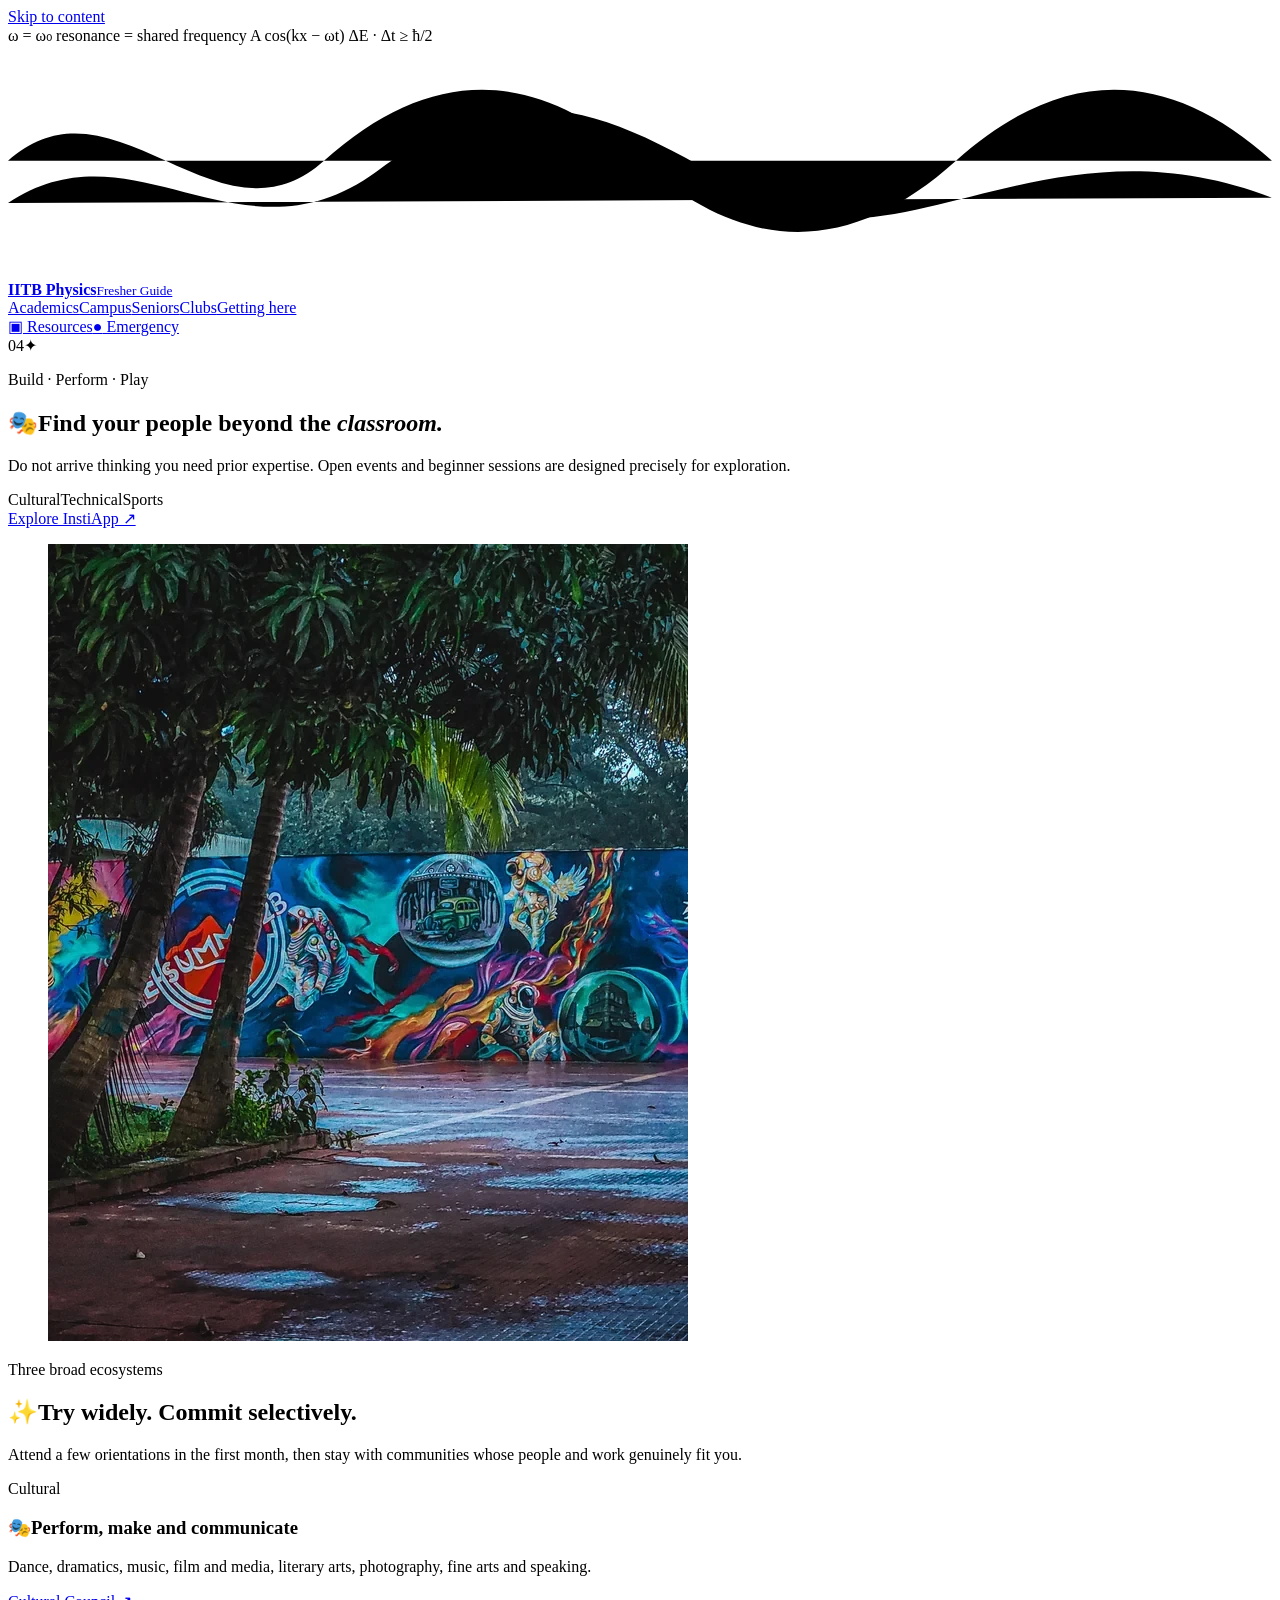
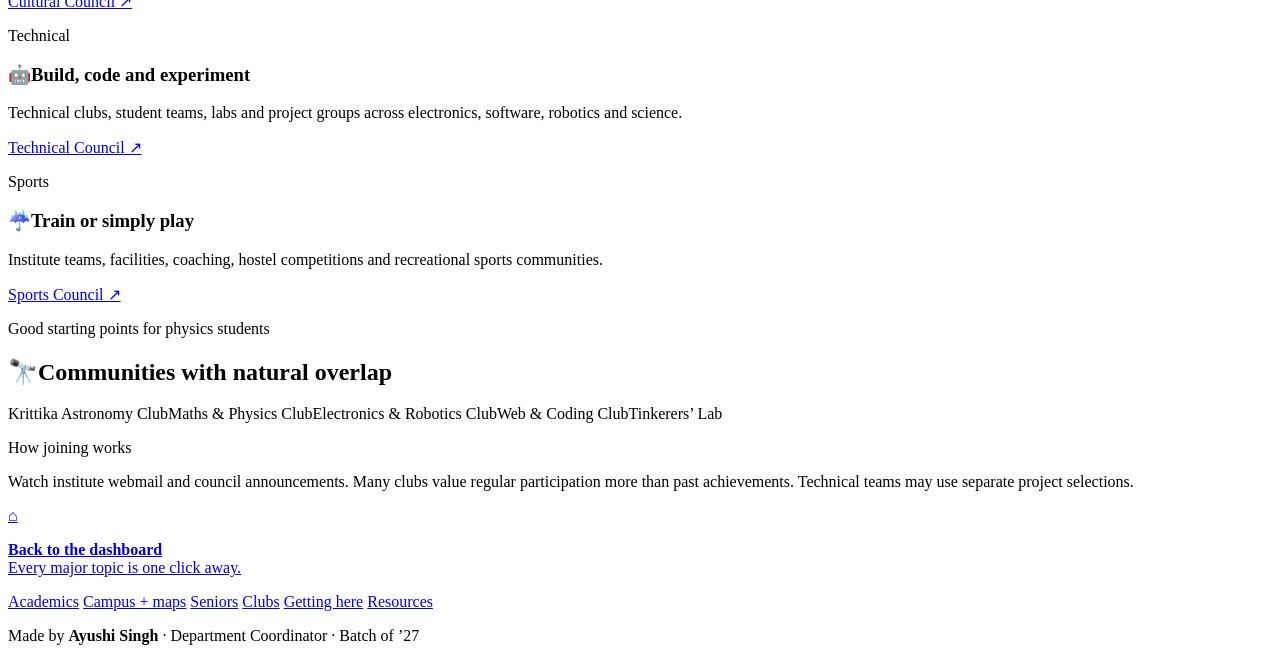
<file: clubs.html>
<!DOCTYPE html>

<html lang="en"><head><meta charset="utf-8"/><meta content="width=device-width,initial-scale=1" name="viewport"/><meta content="#17363a" name="theme-color"/><meta content="Explore cultural, technical and sports clubs at IIT Bombay." name="description"/><title>Clubs &amp; Student Life — IITB Fresher Guide</title><link href="./styles.css" rel="stylesheet"/></head><body class="physics-dashboard-page dashboard-subpage guide-page page-clubs"><a class="skip-link" href="#main">Skip to content</a>
<div aria-hidden="true" class="physics-sky subpage-physics-sky">
<span class="formula f1">ω = ω₀</span>
<span class="formula f2">resonance = shared frequency</span>
<span class="formula f3">A cos(kx − ωt)</span>
<span class="formula f4">ΔE · Δt ≥ ħ/2</span>
<svg class="wave-field" preserveaspectratio="none" viewbox="0 0 1200 220">
<path d="M0,110 C100,20 200,200 300,110 S500,20 600,110 S800,200 900,110 S1100,20 1200,110"></path>
<path d="M0,150 C120,70 220,215 350,120 S560,55 700,140 S980,60 1200,145"></path>
</svg>
</div>
<nav aria-label="Primary navigation" class="dashboard-nav subpage-dashboard-nav">
<a class="dashboard-brand" href="./index.html">
<span aria-hidden="true" class="brand-orbit"><i></i></span>
<span><strong>IITB Physics</strong><small>Fresher Guide</small></span>
</a>
<div class="dashboard-nav-links">
<a href="./academics.html">Academics</a><a href="./campus-life.html">Campus</a><a href="./seniors.html">Seniors</a><a class="active" href="./clubs.html">Clubs</a><a href="./transport.html">Getting here</a>
</div>
<div class="nav-utilities"><a class="resources-pill" href="./resources.html">▣ Resources</a><a class="emergency-pill" href="./emergency.html"><span>●</span> Emergency</a></div>
</nav><main class="dashboard-main dashboard-subpage-main" id="main"><section class="page-hero"><div class="subpage-card-topline"><span class="card-index">04</span><span class="card-symbol">✦</span></div><div class="shell page-hero-grid"><div><p class="kicker">Build · Perform · Play</p><h1 class="page-title"><span aria-hidden="true" class="page-title-icon icon-gold">🎭</span>Find your people beyond the <em>classroom.</em></h1><p class="lede">Do not arrive thinking you need prior expertise. Open events and beginner sessions are designed precisely for exploration.</p><div class="subpage-meta"><span>Cultural</span><span>Technical</span><span>Sports</span></div><div class="hero-actions"><a class="btn btn-primary" href="https://gymkhana.iitb.ac.in/instiapp/explore" rel="noopener" target="_blank">Explore InstiApp ↗</a></div></div><figure class="page-visual clubs-photo-visual"><img alt="Colourful student mural near the IIT Bombay SAC area" src="./assets/clubs-hero.webp"/></figure></div></section><section class="section"><div class="shell"><div class="section-head"><div><p class="eyebrow">Three broad ecosystems</p><h2 class="section-title"><span aria-hidden="true" class="pop-icon icon-violet">✨</span>Try widely. Commit selectively.</h2><p class="section-copy">Attend a few orientations in the first month, then stay with communities whose people and work genuinely fit you.</p></div></div><div class="content-grid"><article class="panel span-4"><p class="eyebrow">Cultural</p><h3><span aria-hidden="true" class="pop-icon icon-violet">🎭</span>Perform, make and communicate</h3><p>Dance, dramatics, music, film and media, literary arts, photography, fine arts and speaking.</p><a class="text-link" href="https://gymkhana.iitb.ac.in/~cultural/" rel="noopener" target="_blank">Cultural Council ↗</a></article><article class="panel span-4"><p class="eyebrow">Technical</p><h3><span aria-hidden="true" class="pop-icon icon-cyan">🤖</span>Build, code and experiment</h3><p>Technical clubs, student teams, labs and project groups across electronics, software, robotics and science.</p><a class="text-link" href="https://tech-iitb.org/" rel="noopener" target="_blank">Technical Council ↗</a></article><article class="panel span-4"><p class="eyebrow">Sports</p><h3><span aria-hidden="true" class="pop-icon icon-cyan">☔</span>Train or simply play</h3><p>Institute teams, facilities, coaching, hostel competitions and recreational sports communities.</p><a class="text-link" href="https://gymkhana.iitb.ac.in/~sports/" rel="noopener" target="_blank">Sports Council ↗</a></article><article class="panel span-8"><p class="eyebrow">Good starting points for physics students</p><h2><span aria-hidden="true" class="pop-icon icon-gold">🔭</span>Communities with natural overlap</h2><div class="card-tags"><span>Krittika Astronomy Club</span><span>Maths &amp; Physics Club</span><span>Electronics &amp; Robotics Club</span><span>Web &amp; Coding Club</span><span>Tinkerers’ Lab</span></div></article><aside class="panel span-4"><p class="eyebrow">How joining works</p><p>Watch institute webmail and council announcements. Many clubs value regular participation more than past achievements. Technical teams may use separate project selections.</p></aside></div></div></section></main>
<footer class="dashboard-subpage-footer">
<div class="dashboard-bottom subpage-bottom">
<a class="bottom-note back-dashboard" href="./index.html">
<span>⌂</span>
<p><strong>Back to the dashboard</strong><br/>Every major topic is one click away.</p>
</a>
<div aria-label="Guide links" class="subpage-footer-links">
<a href="./academics.html">Academics</a>
<a href="./campus-life.html">Campus + maps</a>
<a href="./seniors.html">Seniors</a>
<a href="./clubs.html">Clubs</a>
<a href="./transport.html">Getting here</a>
<a href="./resources.html">Resources</a></div>
<p class="maker-credit">Made by <strong>Ayushi Singh</strong> · Department Coordinator · Batch of ’27</p>
</div>
</footer><script src="./site.js"></script></body></html>
</file>
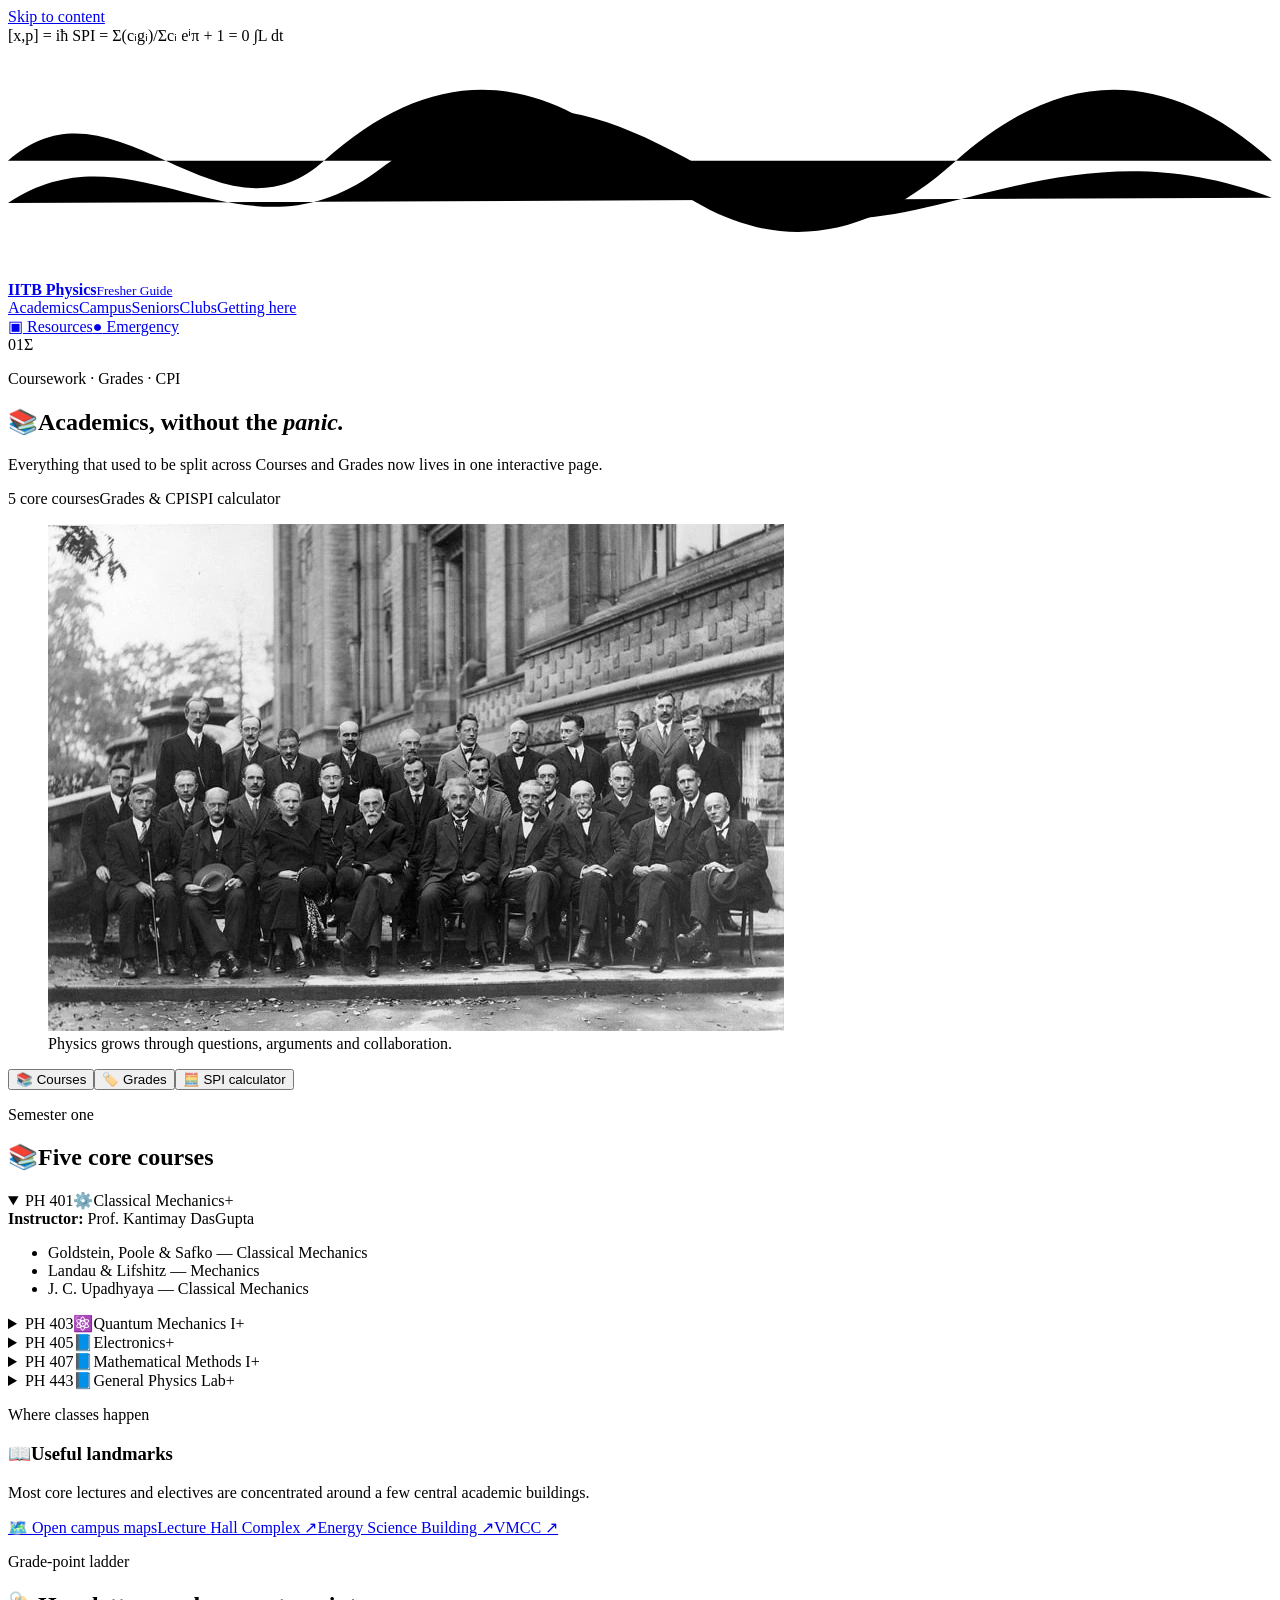
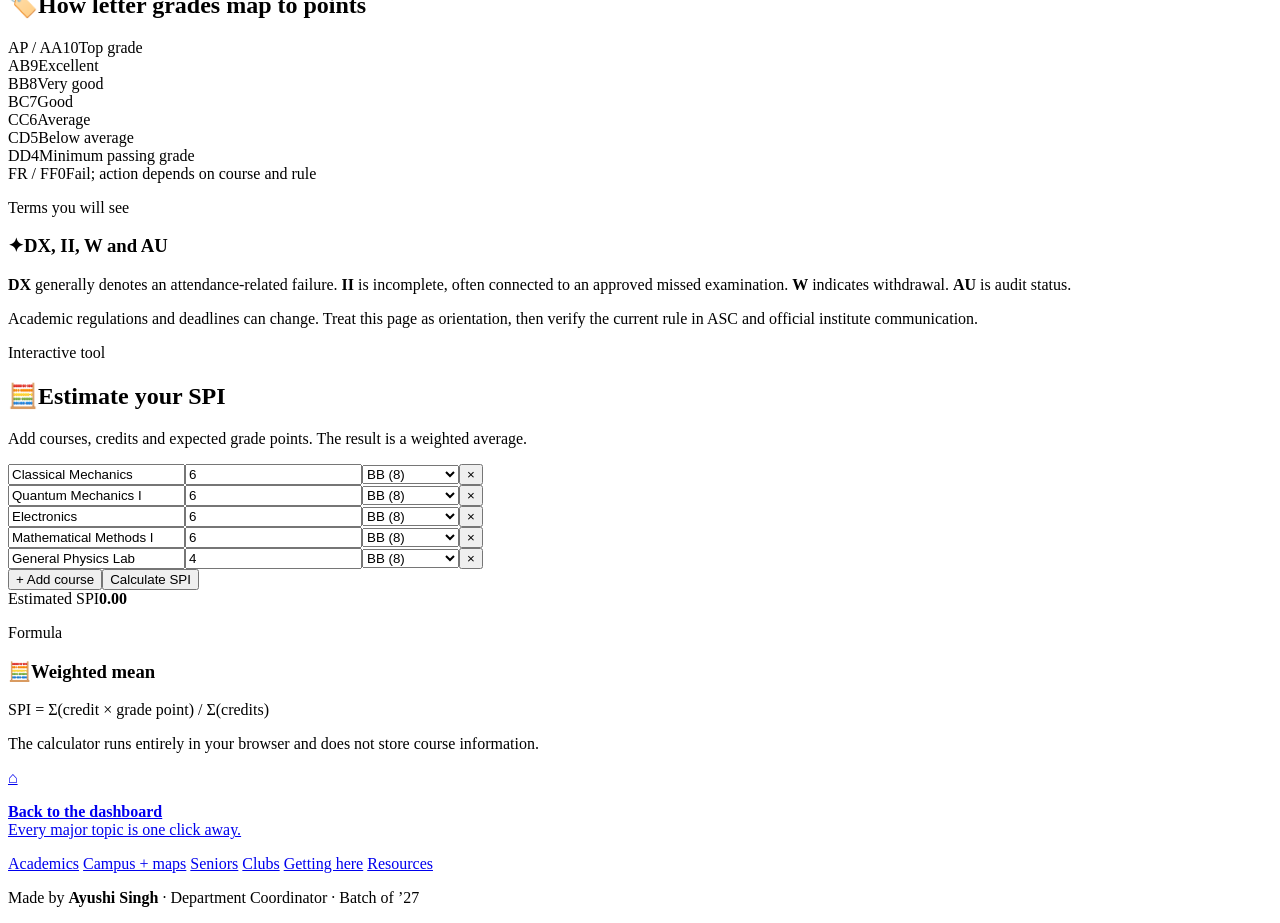
<file: courses.html>
<!DOCTYPE html>

<html lang="en"><head><meta charset="utf-8"/><meta content="0; url=./academics.html#courses" http-equiv="refresh"/><link href="./academics.html#courses" rel="canonical"/><title>Redirecting…</title></head><body><p>Continue to <a href="./academics.html#courses">academics.html#courses</a>.</p></body></html>
</file>
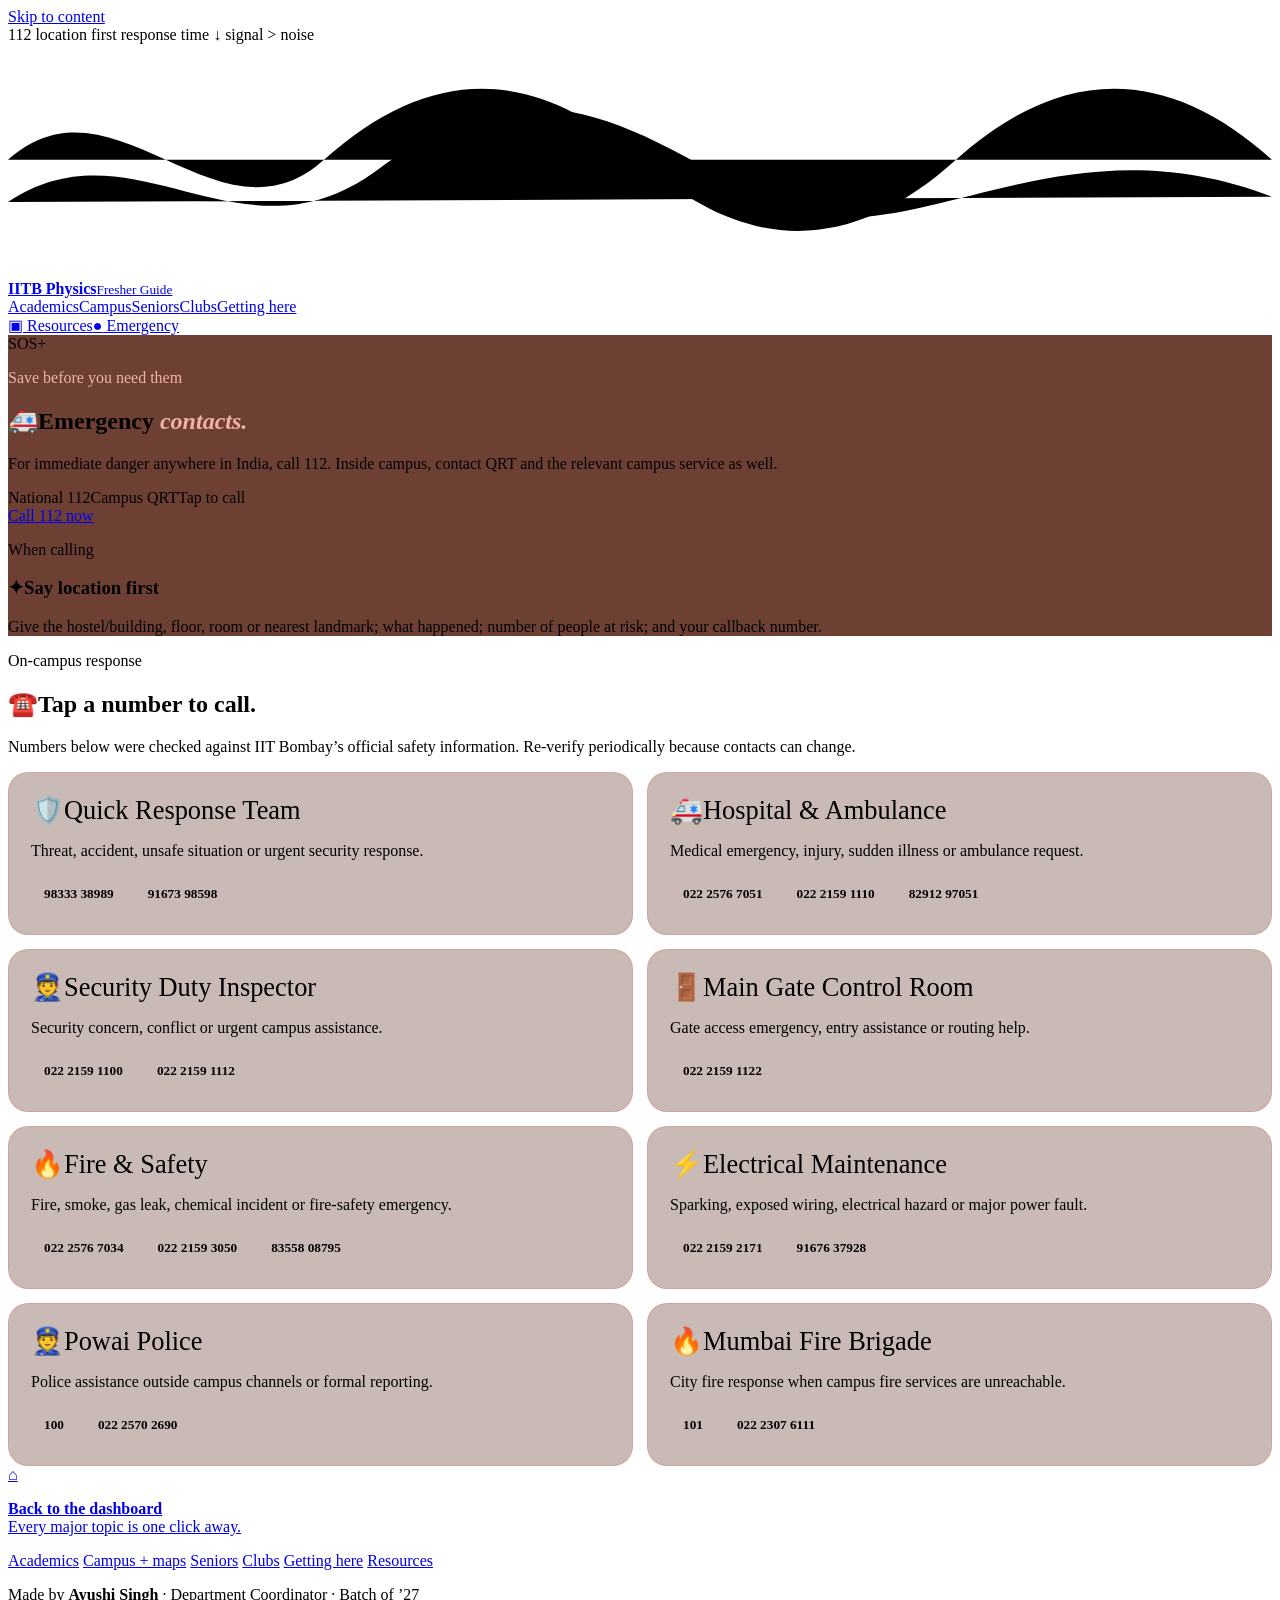
<file: emergency.html>
<!DOCTYPE html>

<html lang="en"><head><meta charset="utf-8"/><meta content="width=device-width,initial-scale=1" name="viewport"/><meta content="#4b2425" name="theme-color"/><meta content="IIT Bombay emergency contacts for security, ambulance, hospital and fire response." name="description"/><title>Emergency Contacts — IITB Fresher Guide</title><link href="./styles.css" rel="stylesheet"/><style>.call-grid{display:grid;grid-template-columns:repeat(2,1fr);gap:14px}.call-card{padding:22px;border:1px solid rgba(214,111,98,.28);border-radius:20px;background:rgba(109,64,51,.36)}.call-card h2{margin:0 0 7px;font-family:Georgia,serif;font-size:1.65rem;font-weight:500}.call-card p{color:var(--muted)}.call-actions{display:flex;flex-wrap:wrap;gap:8px;margin-top:16px}.call-button{display:inline-flex;padding:10px 13px;border-radius:999px;background:var(--ink);color:var(--paper);font-weight:800;text-decoration:none;font-size:.83rem}.national{background:#6d4033!important}@media(max-width:720px){.call-grid{grid-template-columns:1fr}}</style></head><body class="physics-dashboard-page dashboard-subpage guide-page page-emergency"><a class="skip-link" href="#main">Skip to content</a>
<div aria-hidden="true" class="physics-sky subpage-physics-sky">
<span class="formula f1">112</span>
<span class="formula f2">location first</span>
<span class="formula f3">response time ↓</span>
<span class="formula f4">signal &gt; noise</span>
<svg class="wave-field" preserveaspectratio="none" viewbox="0 0 1200 220">
<path d="M0,110 C100,20 200,200 300,110 S500,20 600,110 S800,200 900,110 S1100,20 1200,110"></path>
<path d="M0,150 C120,70 220,215 350,120 S560,55 700,140 S980,60 1200,145"></path>
</svg>
</div>
<nav aria-label="Primary navigation" class="dashboard-nav subpage-dashboard-nav">
<a class="dashboard-brand" href="./index.html">
<span aria-hidden="true" class="brand-orbit"><i></i></span>
<span><strong>IITB Physics</strong><small>Fresher Guide</small></span>
</a>
<div class="dashboard-nav-links">
<a href="./academics.html">Academics</a><a href="./campus-life.html">Campus</a><a href="./seniors.html">Seniors</a><a href="./clubs.html">Clubs</a><a href="./transport.html">Getting here</a>
</div>
<div class="nav-utilities"><a class="resources-pill" href="./resources.html">▣ Resources</a><a class="emergency-pill active" href="./emergency.html"><span>●</span> Emergency</a></div>
</nav><main class="dashboard-main dashboard-subpage-main" id="main"><section class="page-hero national"><div class="subpage-card-topline"><span class="card-index">SOS</span><span class="card-symbol">+</span></div><div class="shell page-hero-grid"><div><p class="kicker" style="color:#f0b1a8">Save before you need them</p><h1 class="page-title"><span aria-hidden="true" class="page-title-icon icon-red">🚑</span>Emergency <em style="color:#f0b1a8">contacts.</em></h1><p class="lede">For immediate danger anywhere in India, call 112. Inside campus, contact QRT and the relevant campus service as well.</p><div class="subpage-meta"><span>National 112</span><span>Campus QRT</span><span>Tap to call</span></div><div class="hero-actions"><a class="btn btn-primary" href="tel:112">Call 112 now</a></div></div><div class="panel"><p class="eyebrow">When calling</p><h3><span aria-hidden="true" class="pop-icon icon-blue">✦</span>Say location first</h3><p>Give the hostel/building, floor, room or nearest landmark; what happened; number of people at risk; and your callback number.</p></div></div></section><section class="section"><div class="shell"><div class="section-head"><div><p class="eyebrow">On-campus response</p><h2 class="section-title"><span aria-hidden="true" class="pop-icon icon-red">☎️</span>Tap a number to call.</h2><p class="section-copy">Numbers below were checked against IIT Bombay’s official safety information. Re-verify periodically because contacts can change.</p></div></div><div class="call-grid"><article class="call-card"><h2><span aria-hidden="true" class="pop-icon icon-red">🛡️</span>Quick Response Team</h2><p>Threat, accident, unsafe situation or urgent security response.</p><div class="call-actions"><a class="call-button" href="tel:+919833338989">98333 38989</a><a class="call-button" href="tel:+919167398598">91673 98598</a></div></article><article class="call-card"><h2><span aria-hidden="true" class="pop-icon icon-red">🚑</span>Hospital &amp; Ambulance</h2><p>Medical emergency, injury, sudden illness or ambulance request.</p><div class="call-actions"><a class="call-button" href="tel:+912225767051">022 2576 7051</a><a class="call-button" href="tel:+912221591110">022 2159 1110</a><a class="call-button" href="tel:+918291297051">82912 97051</a></div></article><article class="call-card"><h2><span aria-hidden="true" class="pop-icon icon-red">👮</span>Security Duty Inspector</h2><p>Security concern, conflict or urgent campus assistance.</p><div class="call-actions"><a class="call-button" href="tel:+912221591100">022 2159 1100</a><a class="call-button" href="tel:+912221591112">022 2159 1112</a></div></article><article class="call-card"><h2><span aria-hidden="true" class="pop-icon icon-red">🚪</span>Main Gate Control Room</h2><p>Gate access emergency, entry assistance or routing help.</p><div class="call-actions"><a class="call-button" href="tel:+912221591122">022 2159 1122</a></div></article><article class="call-card"><h2><span aria-hidden="true" class="pop-icon icon-red">🔥</span>Fire &amp; Safety</h2><p>Fire, smoke, gas leak, chemical incident or fire-safety emergency.</p><div class="call-actions"><a class="call-button" href="tel:+912225767034">022 2576 7034</a><a class="call-button" href="tel:+912221593050">022 2159 3050</a><a class="call-button" href="tel:+918355808795">83558 08795</a></div></article><article class="call-card"><h2><span aria-hidden="true" class="pop-icon icon-red">⚡</span>Electrical Maintenance</h2><p>Sparking, exposed wiring, electrical hazard or major power fault.</p><div class="call-actions"><a class="call-button" href="tel:+912221592171">022 2159 2171</a><a class="call-button" href="tel:+919167637928">91676 37928</a></div></article><article class="call-card"><h2><span aria-hidden="true" class="pop-icon icon-red">👮</span>Powai Police</h2><p>Police assistance outside campus channels or formal reporting.</p><div class="call-actions"><a class="call-button" href="tel:100">100</a><a class="call-button" href="tel:+912225702690">022 2570 2690</a></div></article><article class="call-card"><h2><span aria-hidden="true" class="pop-icon icon-red">🔥</span>Mumbai Fire Brigade</h2><p>City fire response when campus fire services are unreachable.</p><div class="call-actions"><a class="call-button" href="tel:101">101</a><a class="call-button" href="tel:+912223076111">022 2307 6111</a></div></article></div></div></section></main>
<footer class="dashboard-subpage-footer">
<div class="dashboard-bottom subpage-bottom">
<a class="bottom-note back-dashboard" href="./index.html">
<span>⌂</span>
<p><strong>Back to the dashboard</strong><br/>Every major topic is one click away.</p>
</a>
<div aria-label="Guide links" class="subpage-footer-links">
<a href="./academics.html">Academics</a>
<a href="./campus-life.html">Campus + maps</a>
<a href="./seniors.html">Seniors</a>
<a href="./clubs.html">Clubs</a>
<a href="./transport.html">Getting here</a>
<a href="./resources.html">Resources</a></div>
<p class="maker-credit">Made by <strong>Ayushi Singh</strong> · Department Coordinator · Batch of ’27</p>
</div>
</footer><script src="./site.js"></script></body></html>
</file>
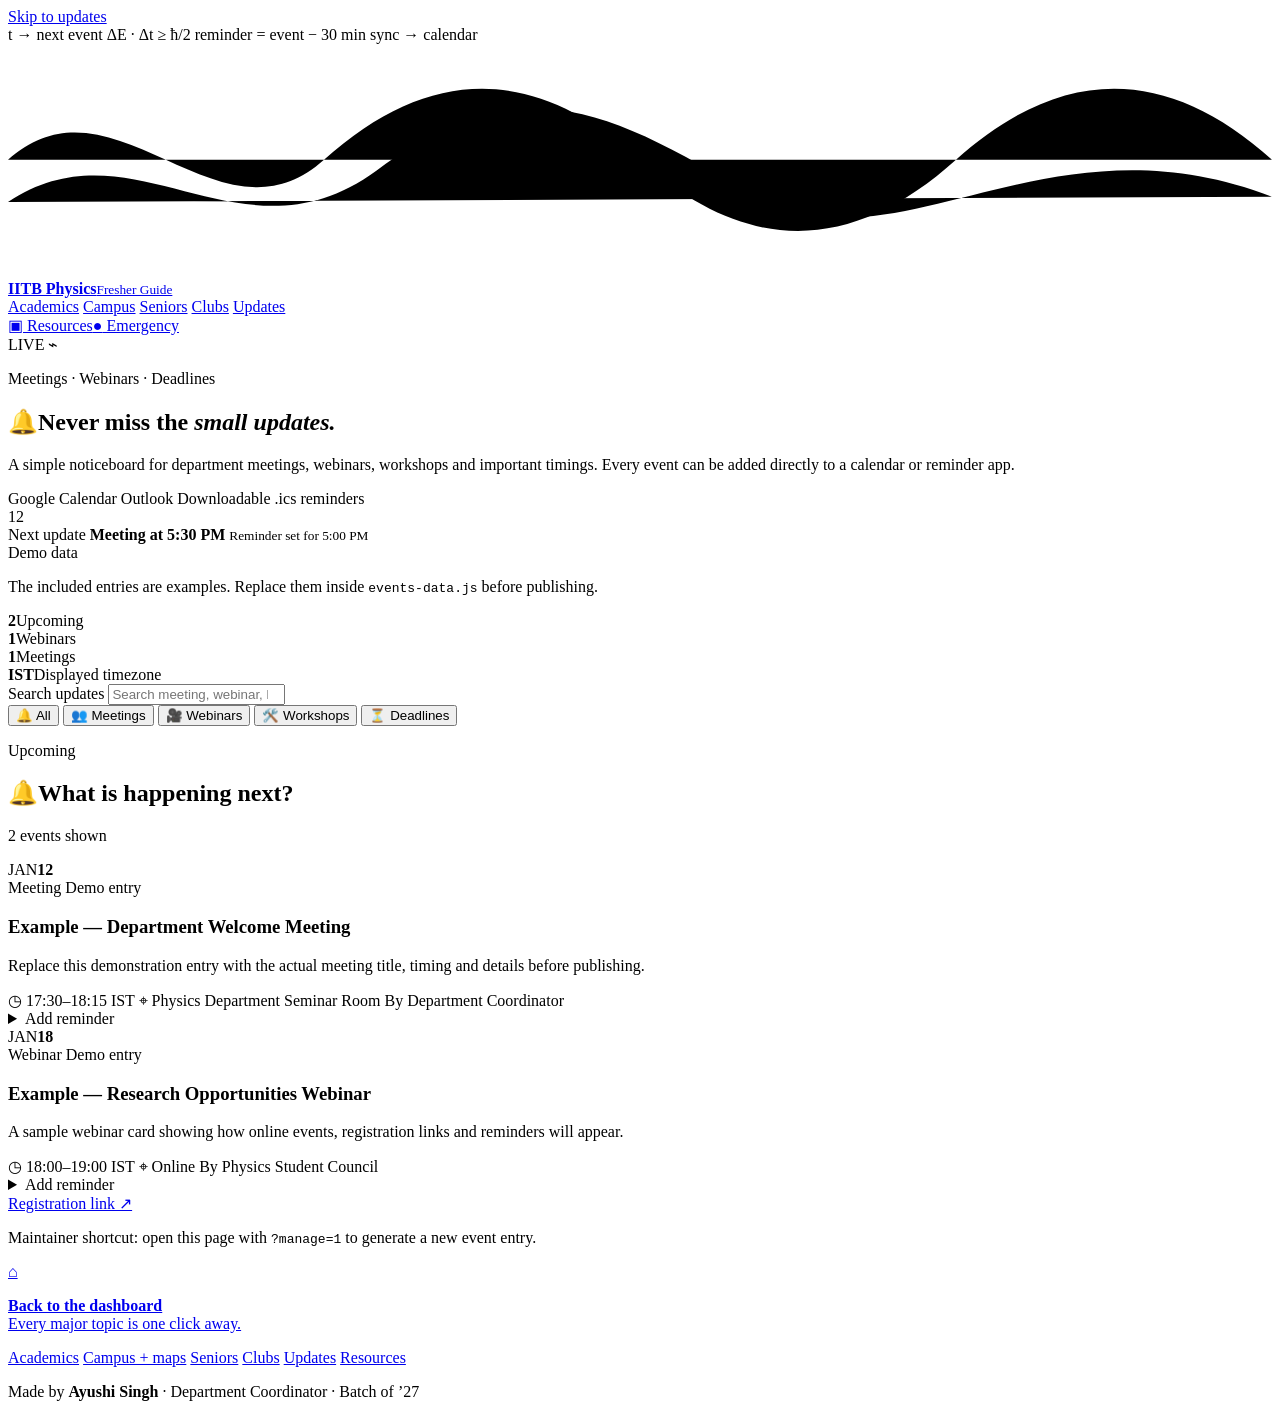
<file: events.html>
<!DOCTYPE html>

<html lang="en">
<head>
<meta charset="utf-8"/>
<meta content="width=device-width,initial-scale=1" name="viewport"/>
<meta content="Meetings, webinars, deadlines and student updates for IIT Bombay MSc Physics freshers." name="description"/>
<meta content="#291c3b" name="theme-color"/>
<title>Events &amp; Updates — IITB Physics Fresher Guide</title>
<link href="./styles.css" rel="stylesheet"/>
</head>
<body class="physics-dashboard-page dashboard-subpage guide-page page-events">
<a class="skip-link" href="#main">Skip to updates</a>
<div aria-hidden="true" class="physics-sky subpage-physics-sky">
<span class="formula f1">t → next event</span>
<span class="formula f2">ΔE · Δt ≥ ħ/2</span>
<span class="formula f3">reminder = event − 30 min</span>
<span class="formula f4">sync → calendar</span>
<svg class="wave-field" preserveaspectratio="none" viewbox="0 0 1200 220">
<path d="M0,110 C100,20 200,200 300,110 S500,20 600,110 S800,200 900,110 S1100,20 1200,110"></path>
<path d="M0,150 C120,70 220,215 350,120 S560,55 700,140 S980,60 1200,145"></path>
</svg>
</div>
<nav aria-label="Primary navigation" class="dashboard-nav subpage-dashboard-nav">
<a class="dashboard-brand" href="./index.html">
<span aria-hidden="true" class="brand-orbit"><i></i></span>
<span><strong>IITB Physics</strong><small>Fresher Guide</small></span>
</a>
<div class="dashboard-nav-links">
<a href="./academics.html">Academics</a>
<a href="./campus-life.html">Campus</a>
<a href="./seniors.html">Seniors</a>
<a href="./clubs.html">Clubs</a>
<a class="active" href="./events.html">Updates</a>
</div>
<div class="nav-utilities"><a class="resources-pill" href="./resources.html">▣ Resources</a><a class="emergency-pill" href="./emergency.html"><span>●</span> Emergency</a></div>
</nav>
<main class="dashboard-main dashboard-subpage-main" id="main">
<section class="page-hero events-page-hero">
<div class="subpage-card-topline">
<span class="card-index">LIVE</span>
<span class="card-symbol">⌁</span>
</div>
<div class="shell page-hero-grid">
<div class="reveal">
<p class="kicker">Meetings · Webinars · Deadlines</p>
<h1 class="page-title"><span aria-hidden="true" class="page-title-icon icon-violet">🔔</span>Never miss the <em>small updates.</em></h1>
<p class="lede">A simple noticeboard for department meetings, webinars, workshops and important timings. Every event can be added directly to a calendar or reminder app.</p>
<div class="subpage-meta">
<span>Google Calendar</span>
<span>Outlook</span>
<span>Downloadable .ics reminders</span>
</div>
</div>
<div aria-hidden="true" class="events-hero-visual reveal">
<div class="event-orbit">
<span class="orbit-date">12</span>
<i class="orbit-one"></i>
<i class="orbit-two"></i>
<i class="orbit-three"></i>
</div>
<div class="hero-notice-card">
<span>Next update</span>
<strong>Meeting at 5:30 PM</strong>
<small>Reminder set for 5:00 PM</small>
</div>
</div>
</div>
</section>
<section class="section">
<div class="shell">
<div class="events-demo-banner" id="demo-banner">
<span>Demo data</span>
<p>The included entries are examples. Replace them inside <code>events-data.js</code> before publishing.</p>
</div>
<section aria-label="Event summary" class="events-summary">
<div><strong id="upcoming-count">2</strong><span>Upcoming</span></div>
<div><strong id="webinar-count">1</strong><span>Webinars</span></div>
<div><strong id="meeting-count">1</strong><span>Meetings</span></div>
<div><strong>IST</strong><span>Displayed timezone</span></div>
</section>
<section aria-label="Search and filter events" class="events-controls">
<label class="events-search">
<span>Search updates</span>
<input autocomplete="off" id="event-search" placeholder="Search meeting, webinar, location…" type="search"/>
</label>
<div aria-label="Filter event category" class="event-filter-row" role="group">
<button class="event-filter active" data-event-filter="all" type="button">🔔 All</button>
<button class="event-filter" data-event-filter="meeting" type="button">👥 Meetings</button>
<button class="event-filter" data-event-filter="webinar" type="button">🎥 Webinars</button>
<button class="event-filter" data-event-filter="workshop" type="button">🛠️ Workshops</button>
<button class="event-filter" data-event-filter="deadline" type="button">⏳ Deadlines</button>
</div>
</section>
<section class="events-section-head">
<div>
<p class="eyebrow">Upcoming</p>
<h2><span aria-hidden="true" class="pop-icon icon-violet">🔔</span>What is happening next?</h2>
</div>
<p aria-live="polite" id="event-result-count">2 events shown</p>
</section>
<div class="events-list" id="events-list">
<article class="event-card" data-event-category="meeting">
<div class="event-date-tile"><span>JAN</span><strong>12</strong></div>
<div class="event-card-main">
<div class="event-card-topline">
<span class="event-category">Meeting</span>
<span class="event-draft-badge">Demo entry</span>
</div>
<h3><span aria-hidden="true" class="pop-icon icon-blue">✦</span>Example — Department Welcome Meeting</h3>
<p>Replace this demonstration entry with the actual meeting title, timing and details before publishing.</p>
<div class="event-meta">
<span>◷ 17:30–18:15 IST</span>
<span>⌖ Physics Department Seminar Room</span>
<span>By Department Coordinator</span>
</div>
</div>
<div class="event-card-actions">
<details class="reminder-menu">
<summary>Add reminder</summary>
<div class="reminder-options">
<button disabled="" type="button">Google Calendar</button>
<button disabled="" type="button">Outlook</button>
<button disabled="" type="button">Download .ics</button>
</div>
</details>
</div>
</article>
<article class="event-card" data-event-category="webinar">
<div class="event-date-tile"><span>JAN</span><strong>18</strong></div>
<div class="event-card-main">
<div class="event-card-topline">
<span class="event-category">Webinar</span>
<span class="event-draft-badge">Demo entry</span>
</div>
<h3><span aria-hidden="true" class="pop-icon icon-cyan">🔬</span>Example — Research Opportunities Webinar</h3>
<p>A sample webinar card showing how online events, registration links and reminders will appear.</p>
<div class="event-meta">
<span>◷ 18:00–19:00 IST</span>
<span>⌖ Online</span>
<span>By Physics Student Council</span>
</div>
</div>
<div class="event-card-actions">
<details class="reminder-menu">
<summary>Add reminder</summary>
<div class="reminder-options">
<button disabled="" type="button">Google Calendar</button>
<button disabled="" type="button">Outlook</button>
<button disabled="" type="button">Download .ics</button>
</div>
</details>
<a class="event-secondary-action" href="https://example.com/replace-this-link" rel="noopener" target="_blank">Registration link ↗</a>
</div>
</article>
</div>
<section class="past-events-section" hidden="" id="past-events-section">
<details>
<summary>View previous updates <span id="past-count"></span></summary>
<div class="events-list compact" id="past-events-list"></div>
</details>
</section>
<section class="event-manager panel" hidden="" id="event-manager">
<div class="event-manager-intro">
<p class="eyebrow">Maintainer helper</p>
<h2><span aria-hidden="true" class="pop-icon icon-violet">🔔</span>Generate an event entry</h2>
<p>This form creates a ready-to-paste event object. It does not publish automatically because the website is hosted as a static GitHub Pages site.</p>
</div>
<form class="event-builder-grid" id="event-builder-form">
<label>Title<input name="title" placeholder="Department meeting" required=""/></label>
<label>Category
            <select name="category">
<option>Meeting</option><option>Webinar</option><option>Workshop</option>
<option>Deadline</option><option>Orientation</option><option>Social</option>
</select>
</label>
<label>Date<input name="date" required="" type="date"/></label>
<label>Start time<input name="start" required="" type="time"/></label>
<label>End time<input name="end" required="" type="time"/></label>
<label>Location / platform<input name="location" placeholder="Seminar room or Zoom"/></label>
<label class="builder-wide">Description<textarea name="description" rows="3"></textarea></label>
<label>Organizer<input name="organizer" placeholder="Department Coordinator"/></label>
<label>Registration URL<input name="registrationUrl" placeholder="https://…" type="url"/></label>
<button class="btn btn-primary builder-wide" type="submit">Generate event code</button>
</form>
<div class="event-code-output" hidden="" id="event-code-output">
<div><strong>Copy this object into events-data.js</strong><button id="copy-event-code" type="button">Copy</button></div>
<pre><code id="event-code"></code></pre>
</div>
</section>
<p class="events-admin-note">Maintainer shortcut: open this page with <code>?manage=1</code> to generate a new event entry.</p>
</div>
</section>
</main>
<footer class="dashboard-subpage-footer">
<div class="dashboard-bottom subpage-bottom">
<a class="bottom-note back-dashboard" href="./index.html">
<span>⌂</span>
<p><strong>Back to the dashboard</strong><br/>Every major topic is one click away.</p>
</a>
<div aria-label="Guide links" class="subpage-footer-links">
<a href="./academics.html">Academics</a>
<a href="./campus-life.html">Campus + maps</a>
<a href="./seniors.html">Seniors</a>
<a href="./clubs.html">Clubs</a>
<a href="./events.html">Updates</a>
<a href="./resources.html">Resources</a></div>
<p class="maker-credit">Made by <strong>Ayushi Singh</strong> · Department Coordinator · Batch of ’27</p>
</div>
</footer>
<script src="./site.js"></script>
<script src="./events-data.js"></script>
<script>
const eventsData = Array.isArray(window.EVENTS_DATA) ? window.EVENTS_DATA : [];
const eventsList = document.querySelector('#events-list');
const pastList = document.querySelector('#past-events-list');
const pastSection = document.querySelector('#past-events-section');
const searchInput = document.querySelector('#event-search');
const filterButtons = [...document.querySelectorAll('.event-filter')];
const resultCount = document.querySelector('#event-result-count');
let activeEventFilter = 'all';

function eventDate(event, key = 'start') {
  const time = event[key] || event.start || '00:00';
  return new Date(`${event.date}T${time}:00+05:30`);
}

function dateParts(event) {
  const date = eventDate(event);
  return {
    month: date.toLocaleDateString('en-IN', { month: 'short', timeZone: 'Asia/Kolkata' }).toUpperCase(),
    day: date.toLocaleDateString('en-IN', { day: '2-digit', timeZone: 'Asia/Kolkata' }),
    full: date.toLocaleDateString('en-IN', { weekday: 'short', day: 'numeric', month: 'short', year: 'numeric', timeZone: 'Asia/Kolkata' })
  };
}

function safeText(value) {
  const node = document.createElement('div');
  node.textContent = value || '';
  return node.innerHTML;
}

function calendarDescription(event) {
  return [event.description, event.organizer ? `Organizer: ${event.organizer}` : '', event.registrationUrl ? `Registration: ${event.registrationUrl}` : '']
    .filter(Boolean).join('\n\n');
}

function compactUtc(date) {
  return date.toISOString().replace(/[-:]/g, '').replace(/\.\d{3}Z$/, 'Z');
}

function googleCalendarUrl(event) {
  const params = new URLSearchParams({
    action: 'TEMPLATE',
    text: event.title,
    dates: `${compactUtc(eventDate(event, 'start'))}/${compactUtc(eventDate(event, 'end'))}`,
    ctz: event.timezone || 'Asia/Kolkata',
    details: calendarDescription(event),
    location: event.location || ''
  });
  return `https://calendar.google.com/calendar/render?${params.toString()}`;
}

function outlookCalendarUrl(event) {
  const params = new URLSearchParams({
    subject: event.title,
    startdt: eventDate(event, 'start').toISOString(),
    enddt: eventDate(event, 'end').toISOString(),
    body: calendarDescription(event),
    location: event.location || '',
    path: '/calendar/action/compose',
    rru: 'addevent'
  });
  return `https://outlook.live.com/calendar/0/deeplink/compose?${params.toString()}`;
}

function downloadIcs(event) {
  const content = [
    'BEGIN:VCALENDAR',
    'VERSION:2.0',
    'PRODID:-//IITB Physics Fresher Guide//Events//EN',
    'BEGIN:VEVENT',
    `UID:${event.id}@iitbphysicsfreshie`,
    `DTSTAMP:${compactUtc(new Date())}`,
    `DTSTART:${compactUtc(eventDate(event, 'start'))}`,
    `DTEND:${compactUtc(eventDate(event, 'end'))}`,
    `SUMMARY:${String(event.title).replace(/,/g, '\\,')}`,
    `DESCRIPTION:${calendarDescription(event).replace(/\n/g, '\\n').replace(/,/g, '\\,')}`,
    `LOCATION:${String(event.location || '').replace(/,/g, '\\,')}`,
    'END:VEVENT',
    'END:VCALENDAR'
  ].join('\r\n');

  const blob = new Blob([content], { type: 'text/calendar;charset=utf-8' });
  const link = document.createElement('a');
  link.href = URL.createObjectURL(blob);
  link.download = `${event.id || 'event'}.ics`;
  document.body.appendChild(link);
  link.click();
  link.remove();
  URL.revokeObjectURL(link.href);
}

function countdown(event) {
  const diff = eventDate(event) - new Date();
  if (diff <= 0) return 'Starting soon';
  const days = Math.floor(diff / 86400000);
  const hours = Math.floor((diff % 86400000) / 3600000);
  if (days > 0) return `In ${days} day${days === 1 ? '' : 's'}`;
  if (hours > 0) return `In ${hours} hour${hours === 1 ? '' : 's'}`;
  return 'Starting soon';
}

function createEventCard(event, compact = false) {
  const date = dateParts(event);
  const article = document.createElement('article');
  article.className = `event-card${compact ? ' event-card-compact' : ''}`;
  article.dataset.eventCategory = String(event.category || '').toLowerCase();

  const registration = event.registrationUrl
    ? `<a class="event-secondary-action" href="${safeText(event.registrationUrl)}" target="_blank" rel="noopener">Registration link ↗</a>`
    : '';

  article.innerHTML = `
    <div class="event-date-tile"><span>${date.month}</span><strong>${date.day}</strong></div>
    <div class="event-card-main">
      <div class="event-card-topline">
        <span class="event-category">${safeText(event.category || 'Update')}</span>
        ${event.draft ? '<span class="event-draft-badge">Demo entry</span>' : `<span class="event-countdown">${countdown(event)}</span>`}
      </div>
      <h3>${safeText(event.title)}</h3>
      <p>${safeText(event.description)}</p>
      <div class="event-meta">
        <span>◷ ${safeText(event.start)}–${safeText(event.end)} IST</span>
        <span>⌖ ${safeText(event.location || event.mode || 'Details soon')}</span>
        ${event.organizer ? `<span>By ${safeText(event.organizer)}</span>` : ''}
      </div>
    </div>
    <div class="event-card-actions">
      <details class="reminder-menu">
        <summary>Add reminder</summary>
        <div class="reminder-options">
          <a href="${googleCalendarUrl(event)}" target="_blank" rel="noopener">Google Calendar</a>
          <a href="${outlookCalendarUrl(event)}" target="_blank" rel="noopener">Outlook Calendar</a>
          <button class="ics-button" type="button">Download .ics</button>
        </div>
      </details>
      ${registration}
    </div>`;

  article.querySelector('.ics-button').addEventListener('click', () => downloadIcs(event));
  return article;
}

function filteredEvents(items) {
  const query = searchInput.value.trim().toLowerCase();
  return items.filter(event => {
    const categoryMatch = activeEventFilter === 'all' || String(event.category).toLowerCase() === activeEventFilter;
    const searchText = `${event.title} ${event.category} ${event.location} ${event.description} ${event.organizer}`.toLowerCase();
    return categoryMatch && (!query || searchText.includes(query));
  });
}

function renderEvents() {
  const now = new Date();
  const upcoming = eventsData
    .filter(event => eventDate(event, 'end') >= now)
    .sort((a, b) => eventDate(a) - eventDate(b));
  const past = eventsData
    .filter(event => eventDate(event, 'end') < now)
    .sort((a, b) => eventDate(b) - eventDate(a));

  const visibleUpcoming = filteredEvents(upcoming);
  eventsList.replaceChildren();

  if (!visibleUpcoming.length) {
    const empty = document.createElement('div');
    empty.className = 'events-empty';
    empty.innerHTML = '<span>∅</span><h3>No matching upcoming events</h3><p>Try another filter, or add a new entry in events-data.js.</p>';
    eventsList.appendChild(empty);
  } else {
    visibleUpcoming.forEach(event => eventsList.appendChild(createEventCard(event)));
  }

  const visiblePast = filteredEvents(past);
  pastList.replaceChildren();
  visiblePast.forEach(event => pastList.appendChild(createEventCard(event, true)));
  pastSection.hidden = !visiblePast.length;
  document.querySelector('#past-count').textContent = visiblePast.length ? `(${visiblePast.length})` : '';

  resultCount.textContent = `${visibleUpcoming.length} event${visibleUpcoming.length === 1 ? '' : 's'} shown`;
  document.querySelector('#upcoming-count').textContent = upcoming.length;
  document.querySelector('#webinar-count').textContent = upcoming.filter(e => String(e.category).toLowerCase() === 'webinar').length;
  document.querySelector('#meeting-count').textContent = upcoming.filter(e => String(e.category).toLowerCase() === 'meeting').length;
  document.querySelector('#demo-banner').hidden = !eventsData.some(event => event.draft);
}

filterButtons.forEach(button => button.addEventListener('click', () => {
  activeEventFilter = button.dataset.eventFilter;
  filterButtons.forEach(item => item.classList.toggle('active', item === button));
  renderEvents();
}));
searchInput.addEventListener('input', renderEvents);

// Maintainer helper — available only with ?manage=1
const manager = document.querySelector('#event-manager');
if (new URLSearchParams(location.search).get('manage') === '1') manager.hidden = false;

const builderForm = document.querySelector('#event-builder-form');
const codeOutput = document.querySelector('#event-code-output');
const eventCode = document.querySelector('#event-code');

builderForm.addEventListener('submit', event => {
  event.preventDefault();
  const data = Object.fromEntries(new FormData(builderForm));
  const id = `${data.date || 'event'}-${String(data.title || 'update').toLowerCase().replace(/[^a-z0-9]+/g, '-').replace(/^-|-$/g, '')}`;
  const object = {
    id,
    title: data.title,
    category: data.category,
    date: data.date,
    start: data.start,
    end: data.end,
    timezone: 'Asia/Kolkata',
    location: data.location,
    mode: data.location && data.location.toLowerCase().includes('online') ? 'Online' : 'In person',
    description: data.description,
    organizer: data.organizer,
    registrationUrl: data.registrationUrl,
    featured: false,
    draft: false
  };
  eventCode.textContent = JSON.stringify(object, null, 2) + ',';
  codeOutput.hidden = false;
});

document.querySelector('#copy-event-code').addEventListener('click', async () => {
  await navigator.clipboard.writeText(eventCode.textContent);
  document.querySelector('#copy-event-code').textContent = 'Copied';
  setTimeout(() => document.querySelector('#copy-event-code').textContent = 'Copy', 1400);
});

renderEvents();
</script>
</body>
</html>
</file>
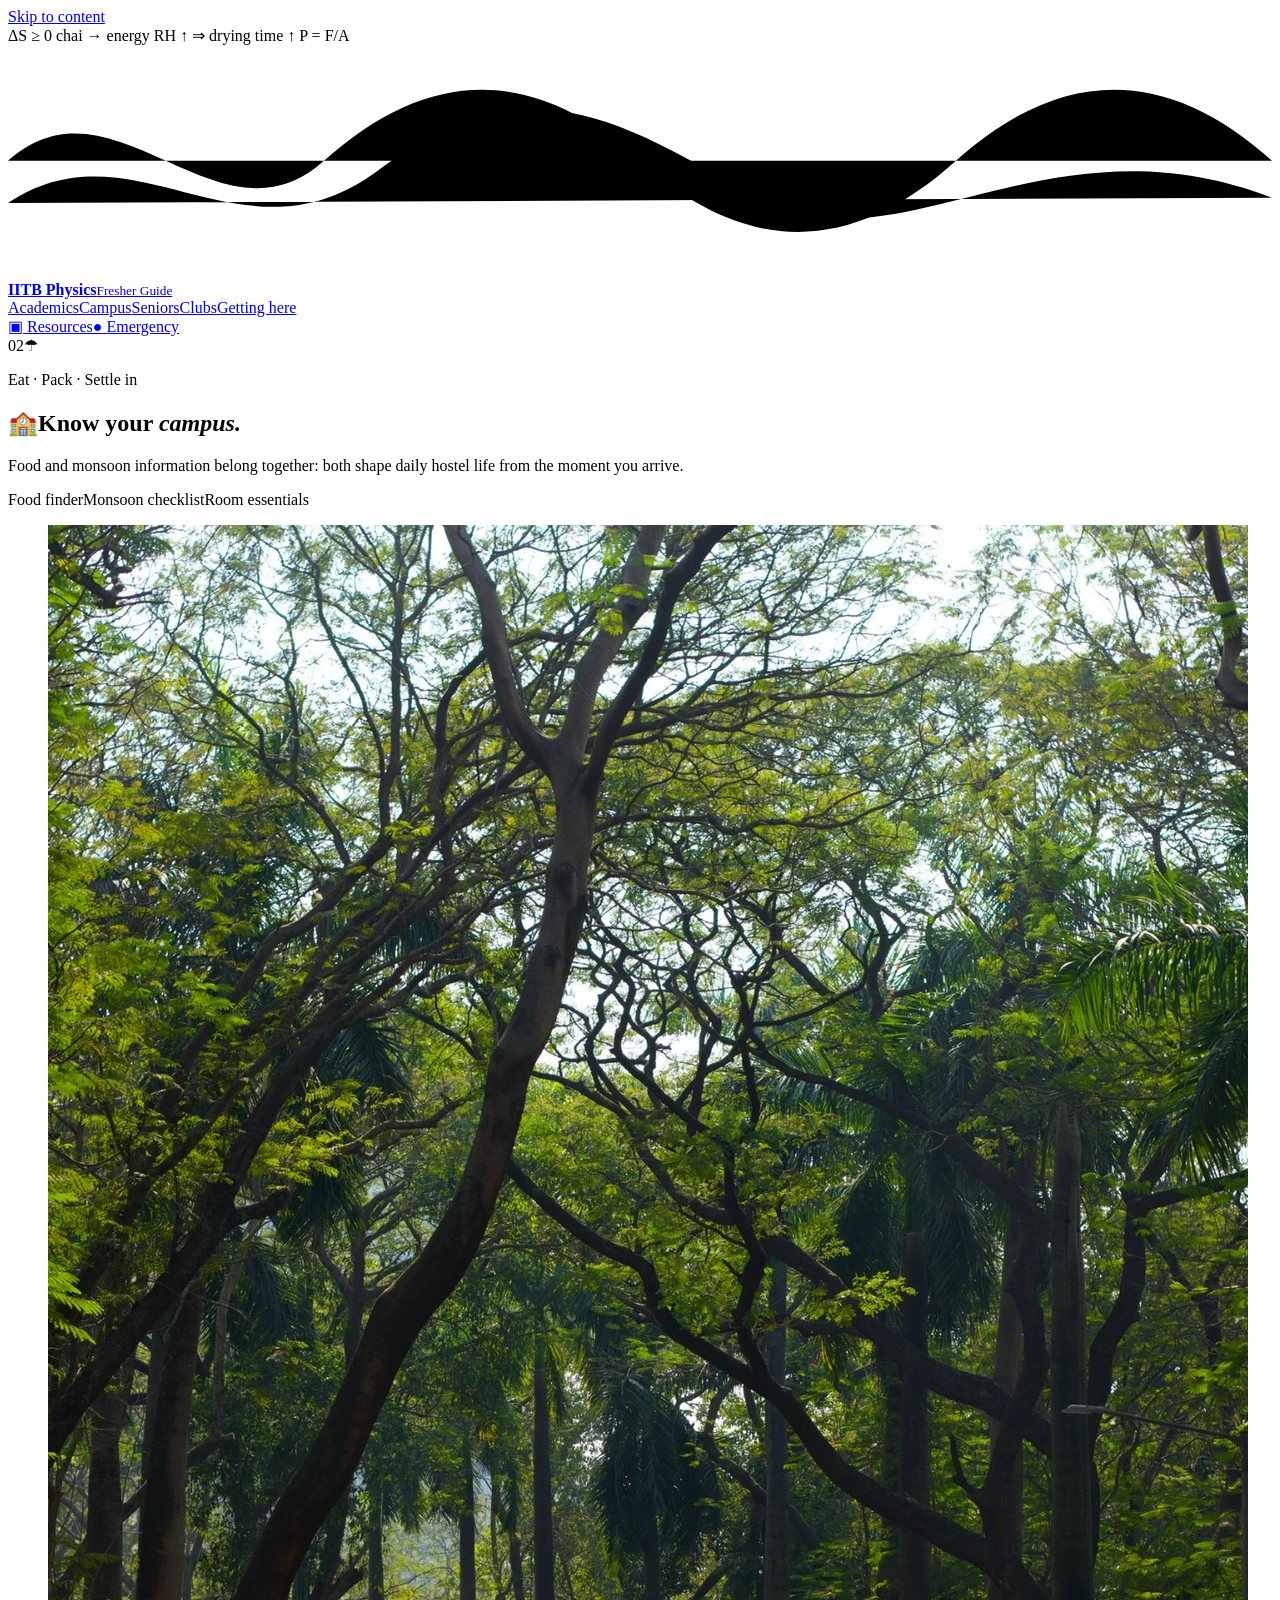
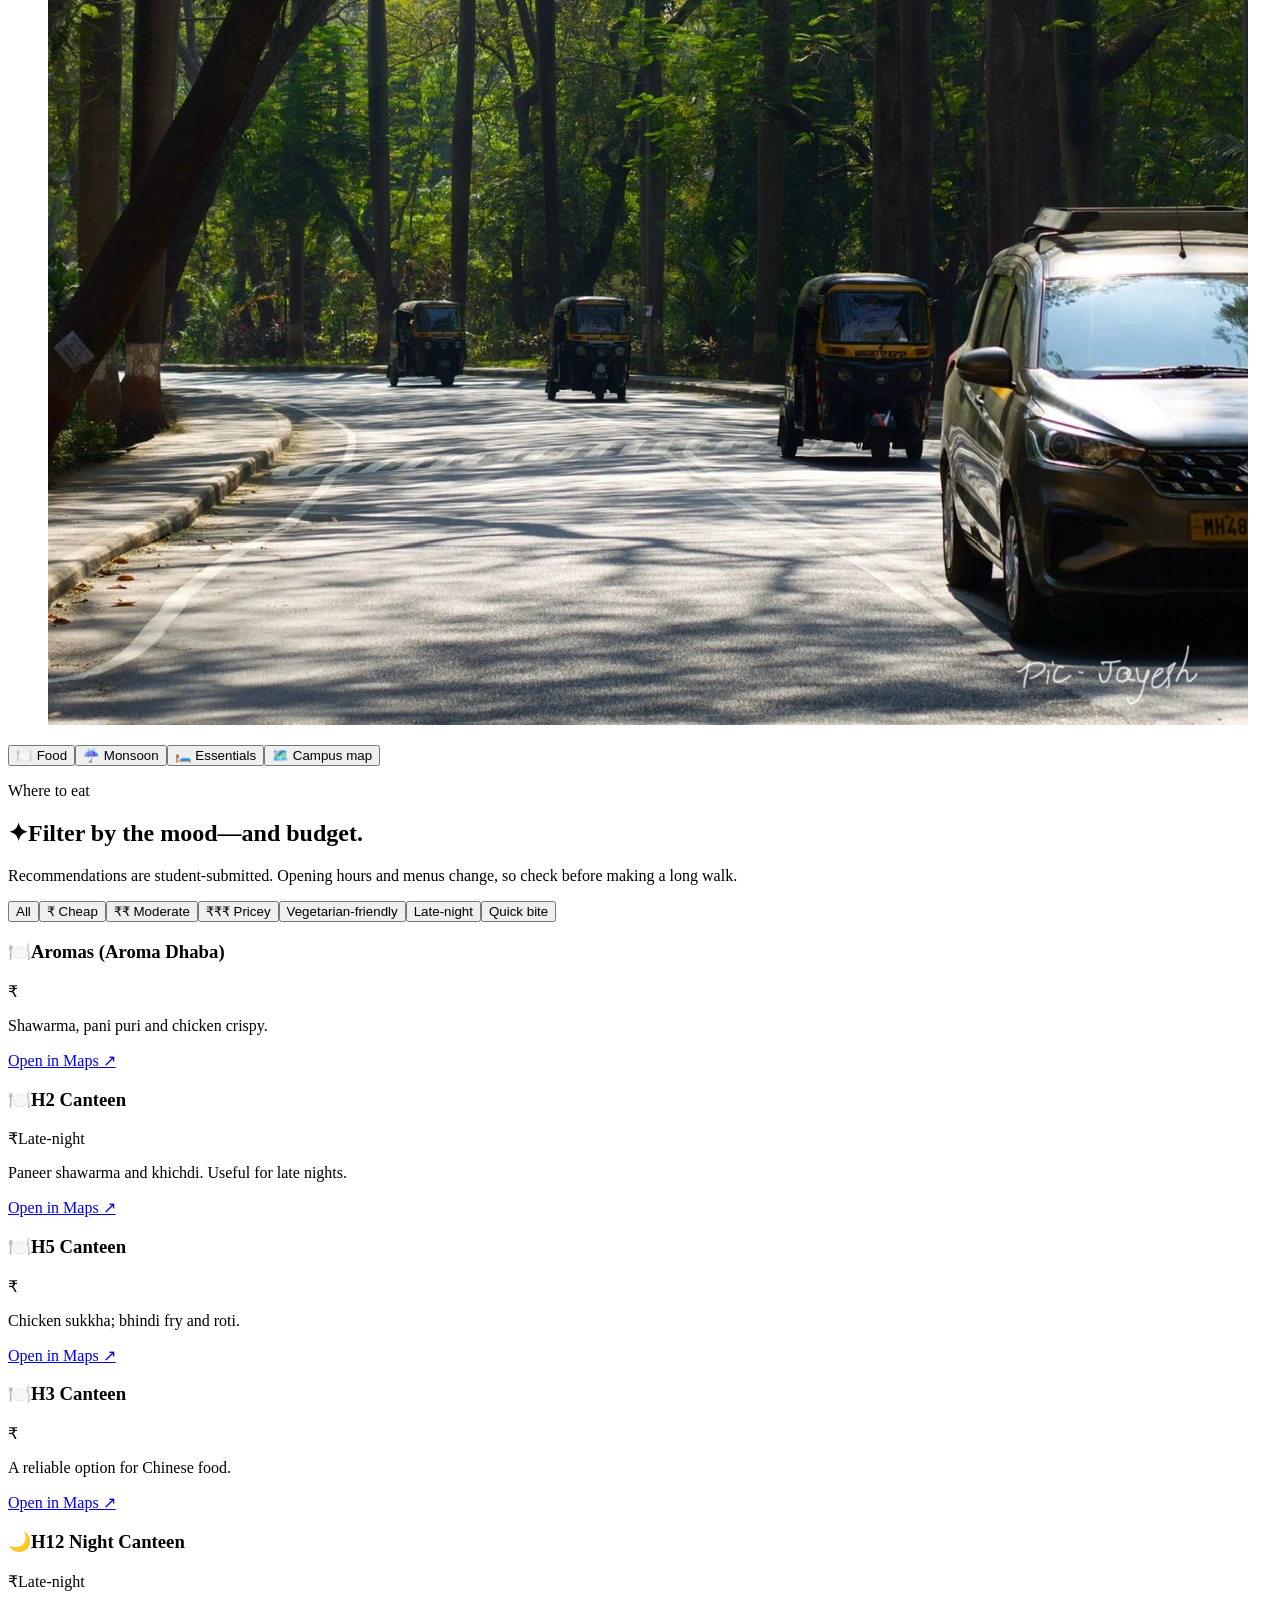
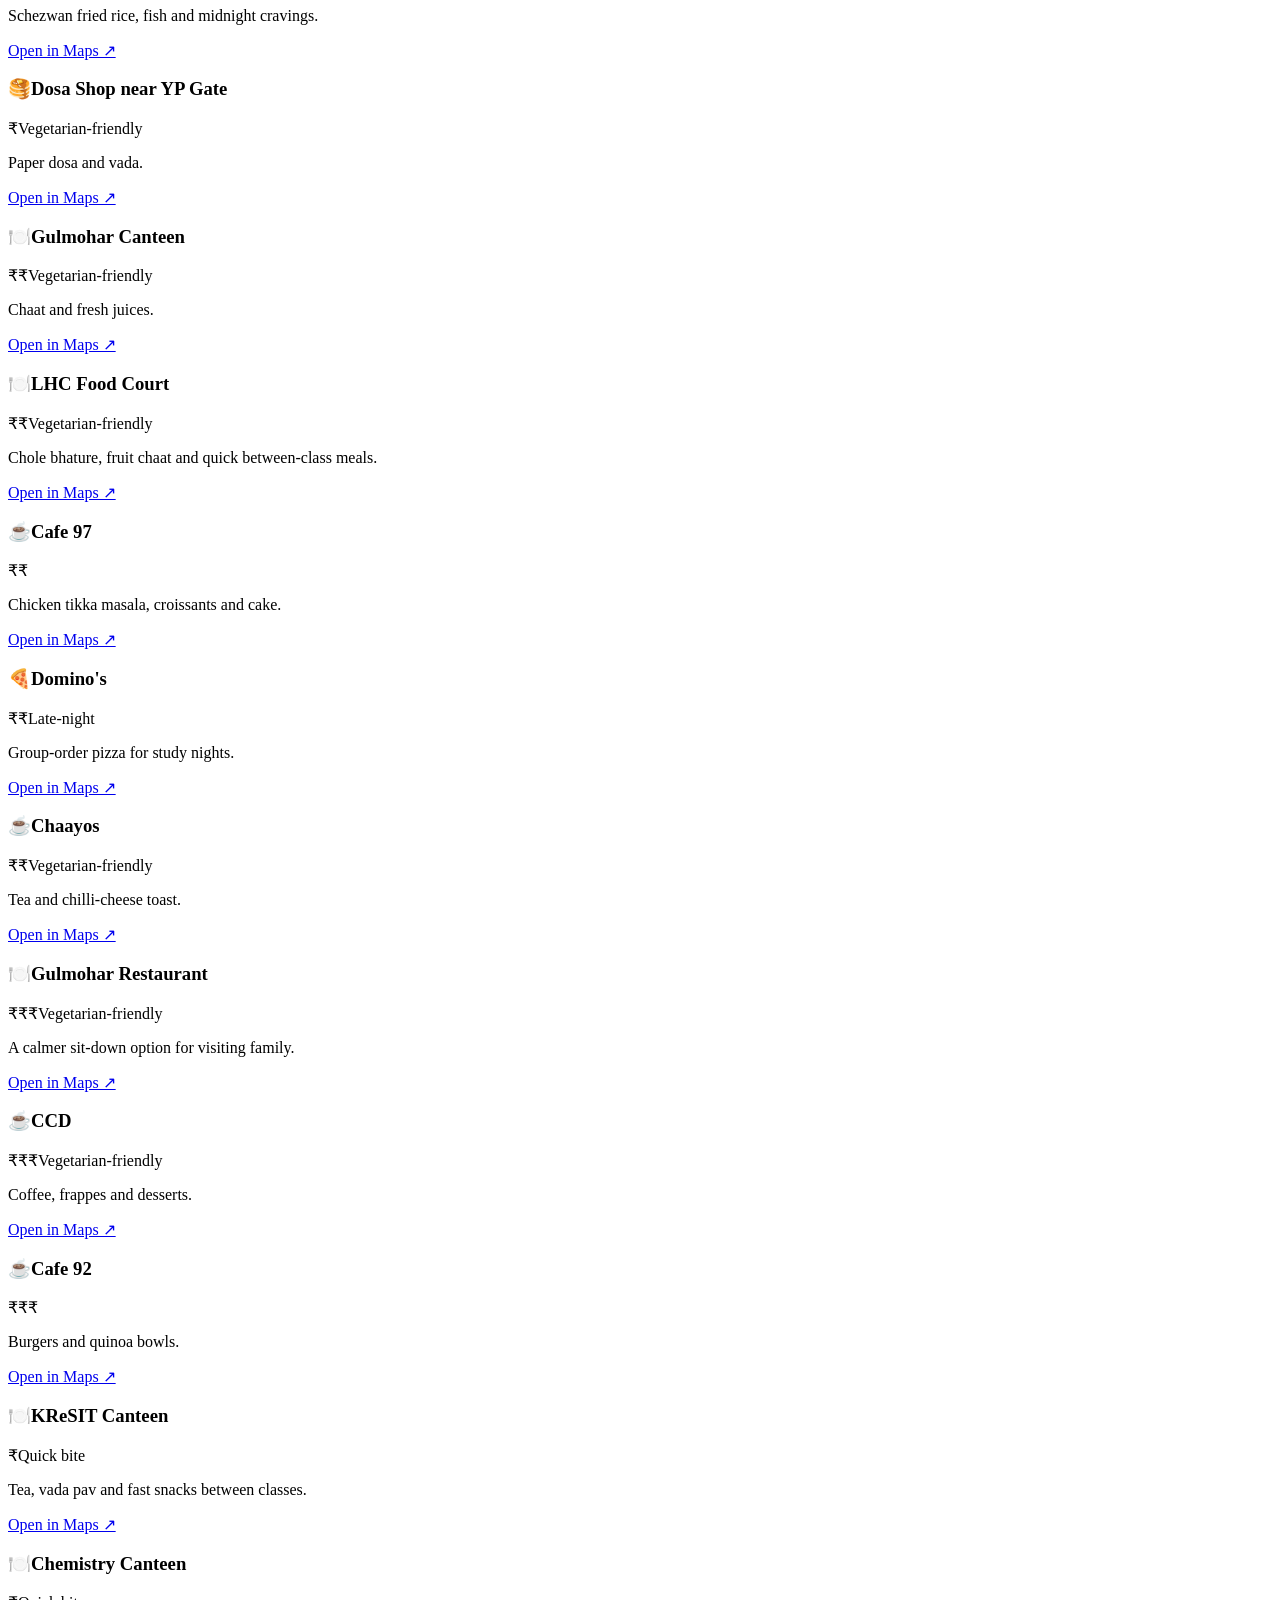
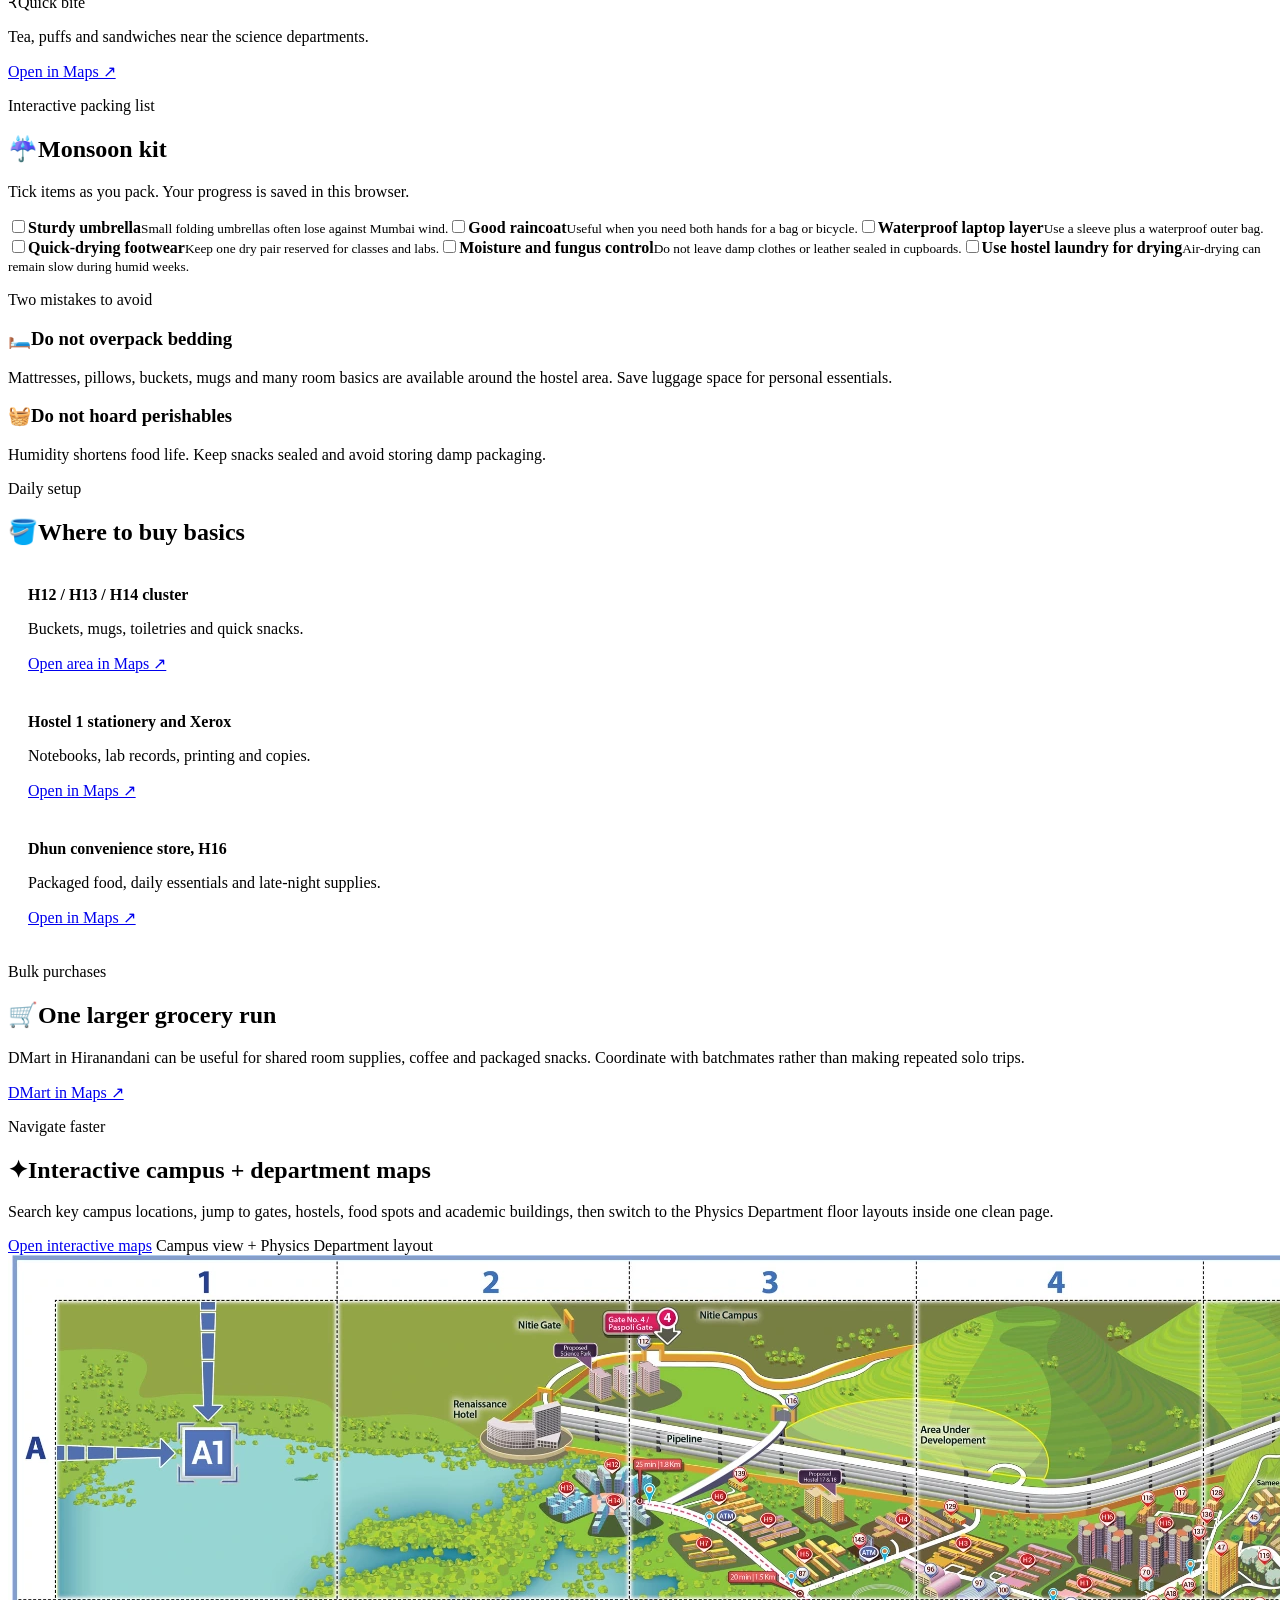
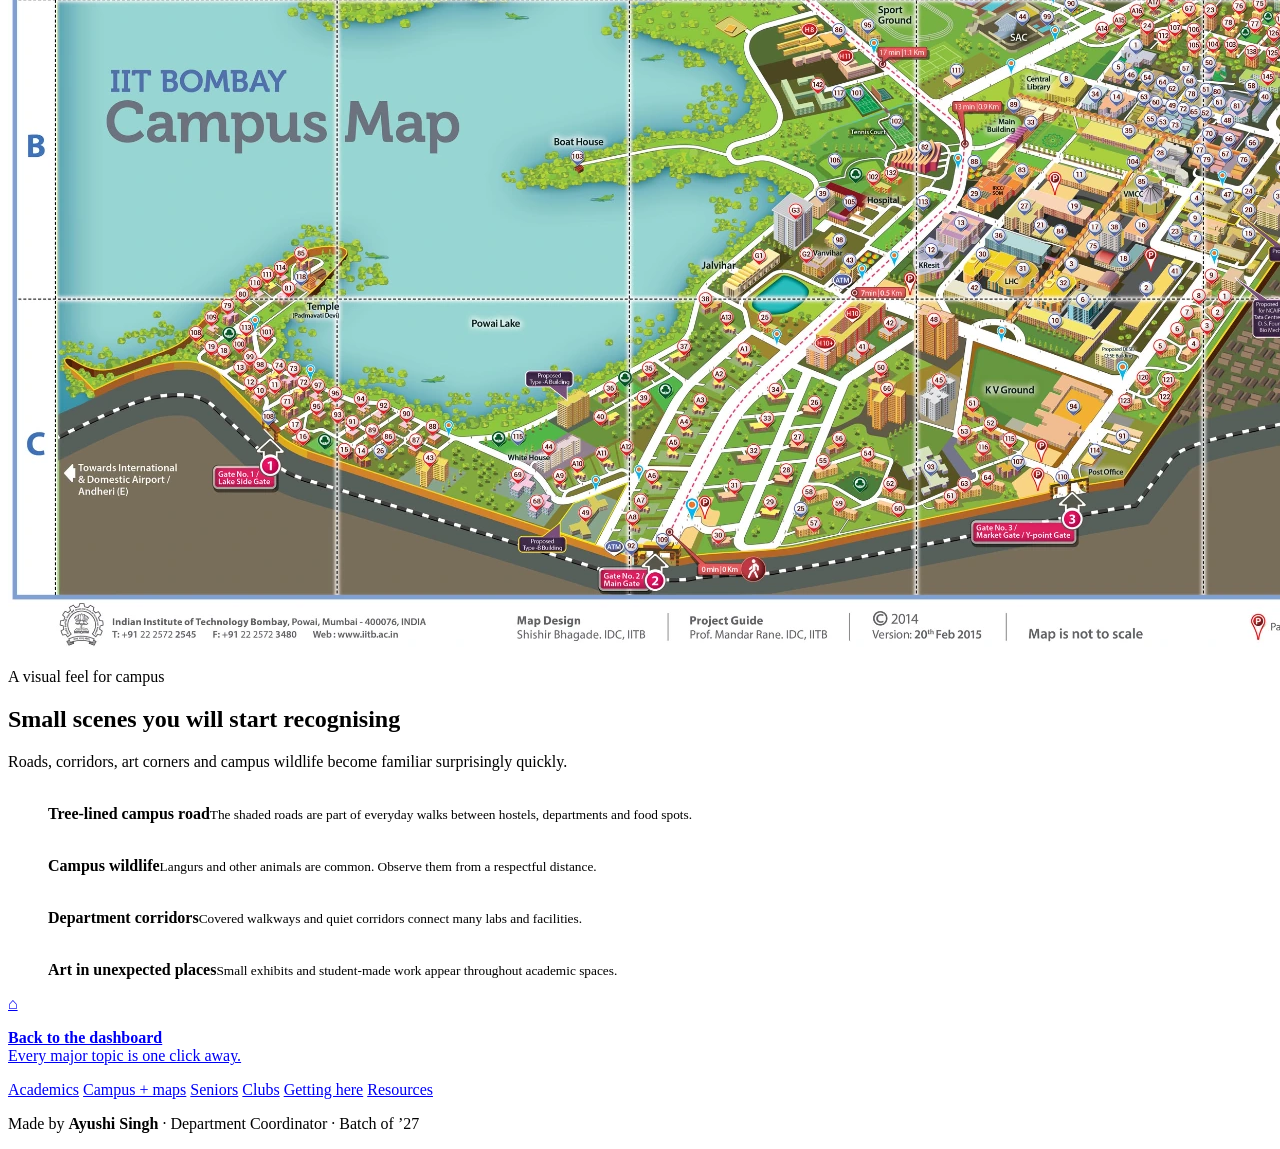
<file: food.html>
<!DOCTYPE html>

<html lang="en"><head><meta charset="utf-8"/><meta content="0; url=./campus-life.html#food" http-equiv="refresh"/><link href="./campus-life.html#food" rel="canonical"/><title>Redirecting…</title></head><body><p>Continue to <a href="./campus-life.html#food">campus-life.html#food</a>.</p></body></html>
</file>
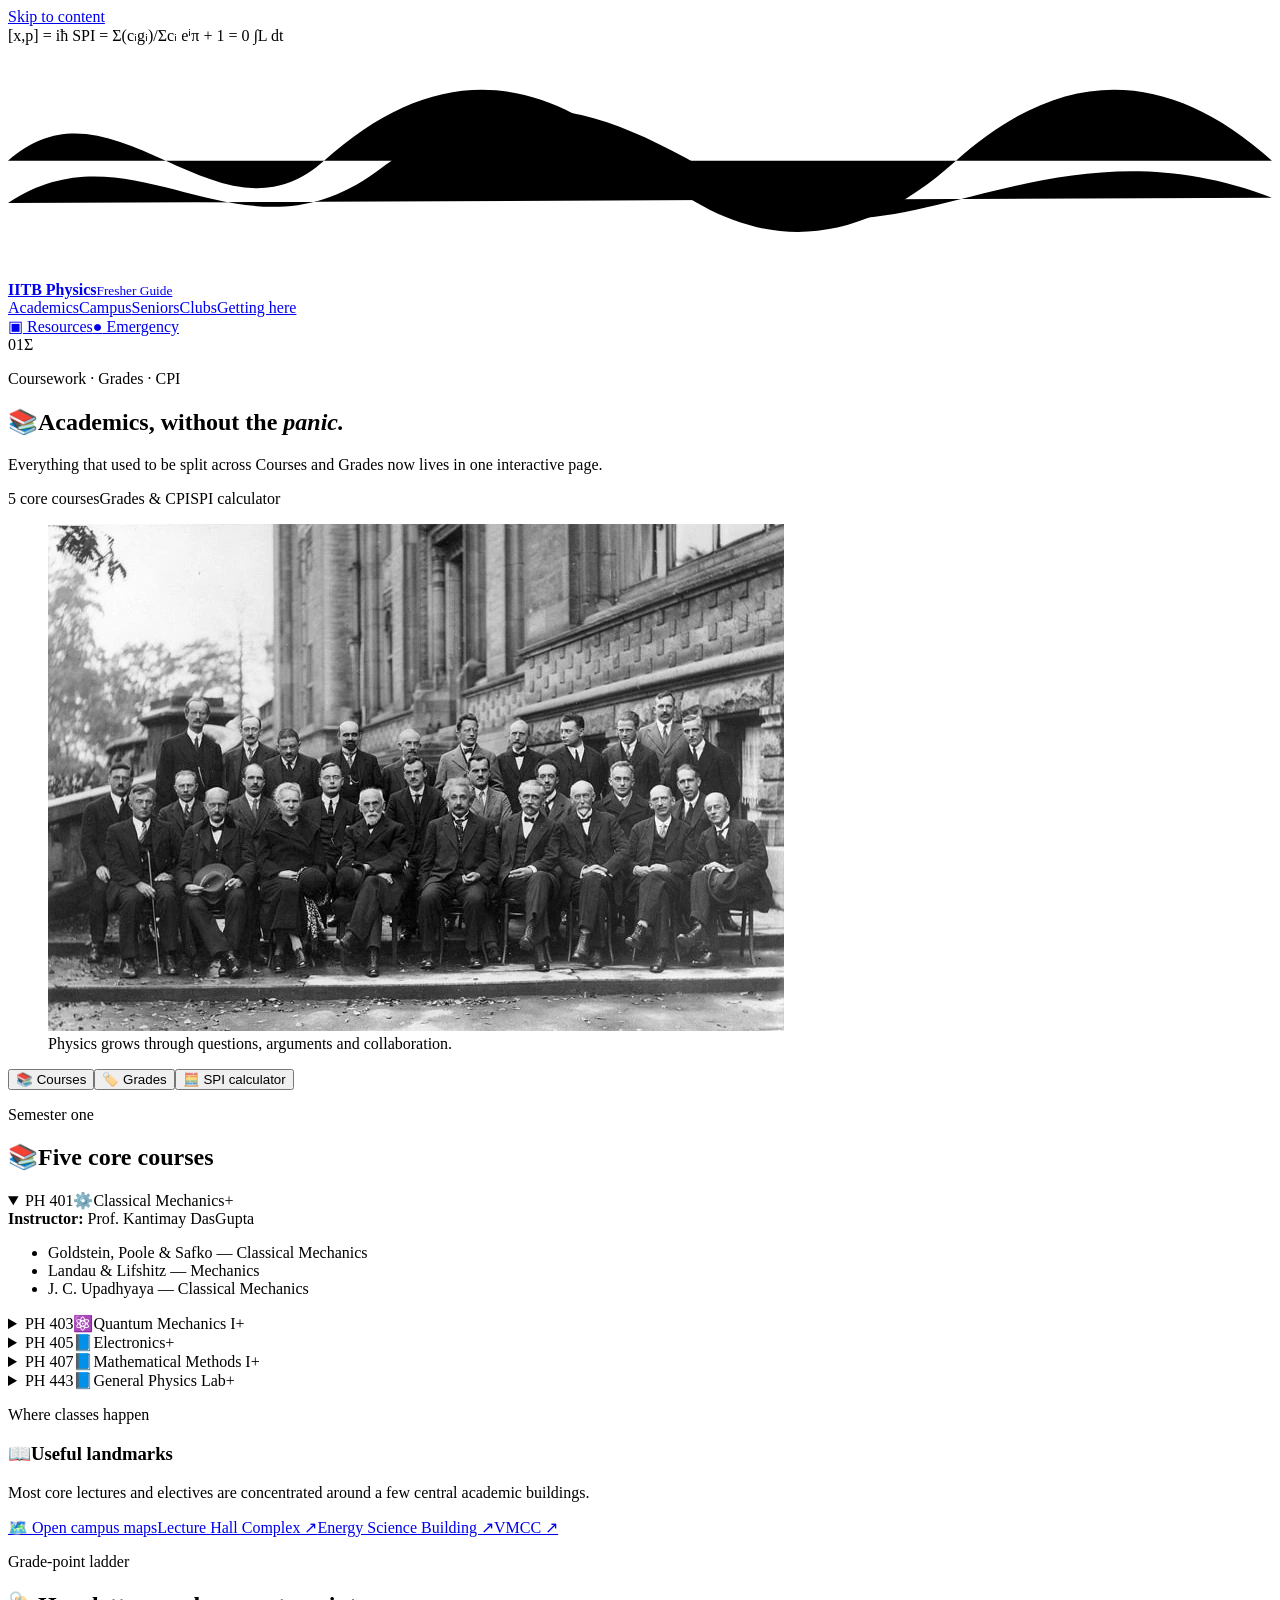
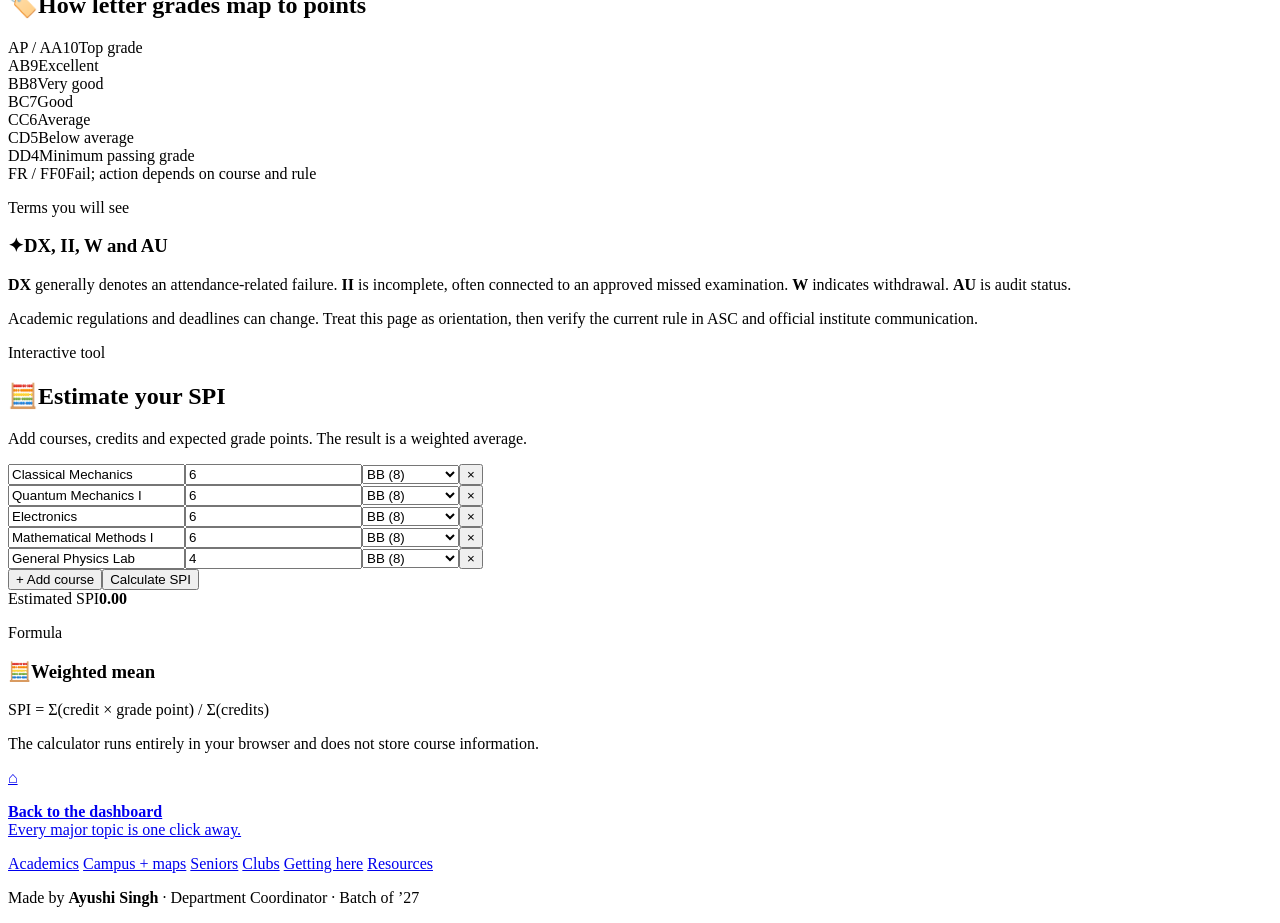
<file: grades.html>
<!DOCTYPE html>

<html lang="en"><head><meta charset="utf-8"/><meta content="0; url=./academics.html#grades" http-equiv="refresh"/><link href="./academics.html#grades" rel="canonical"/><title>Redirecting…</title></head><body><p>Continue to <a href="./academics.html#grades">academics.html#grades</a>.</p></body></html>
</file>
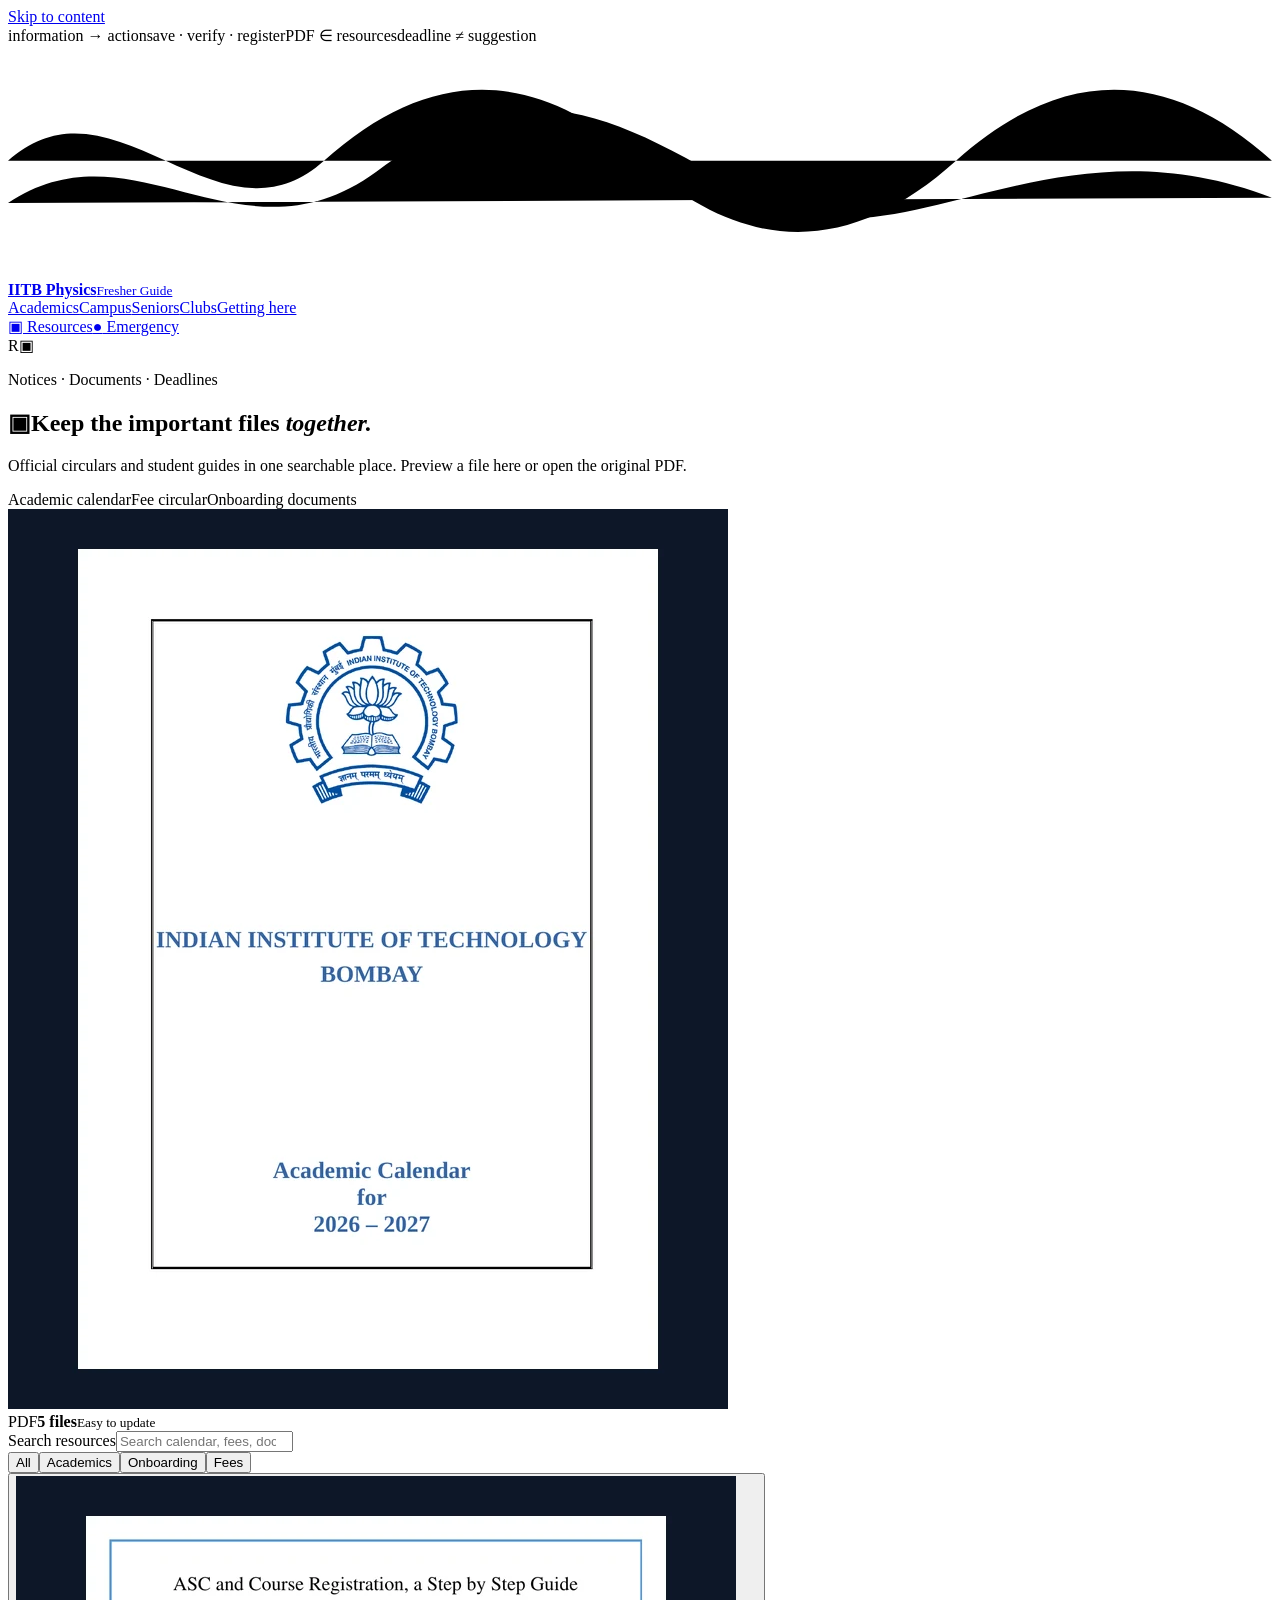
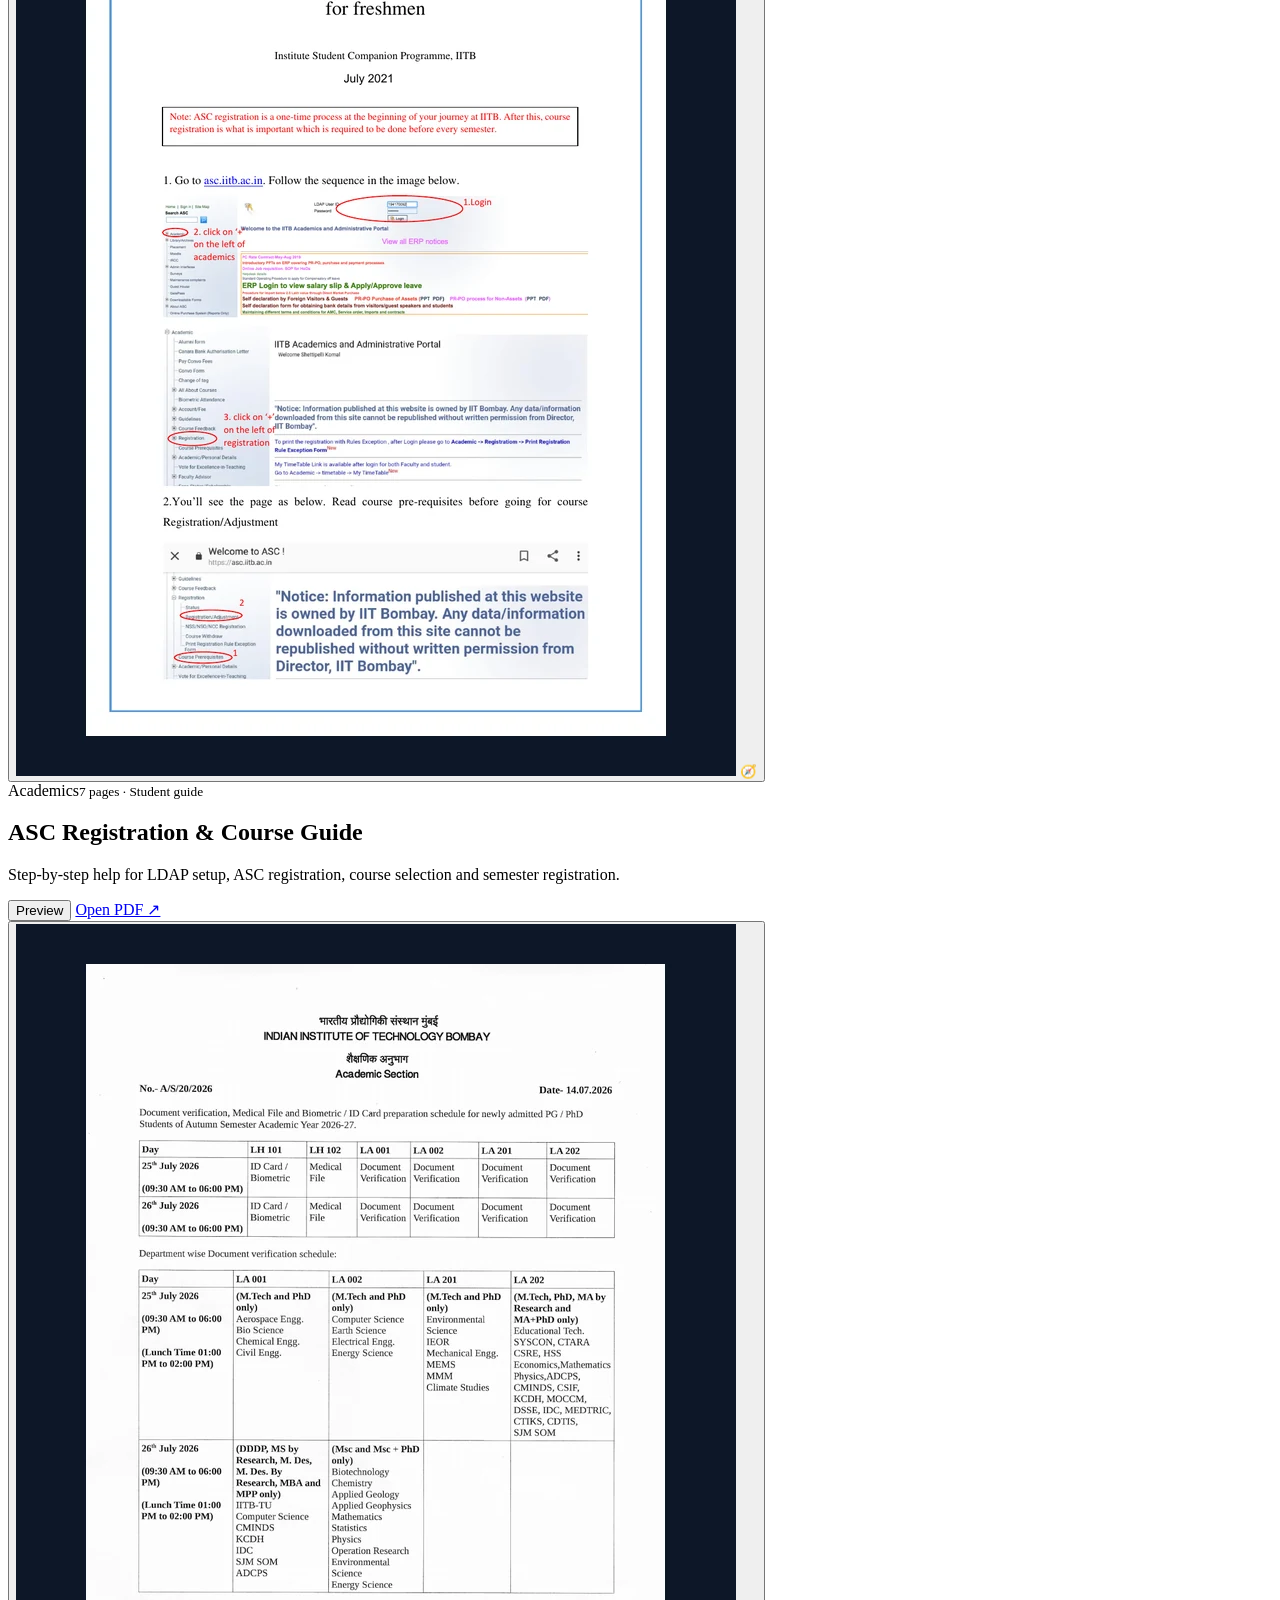
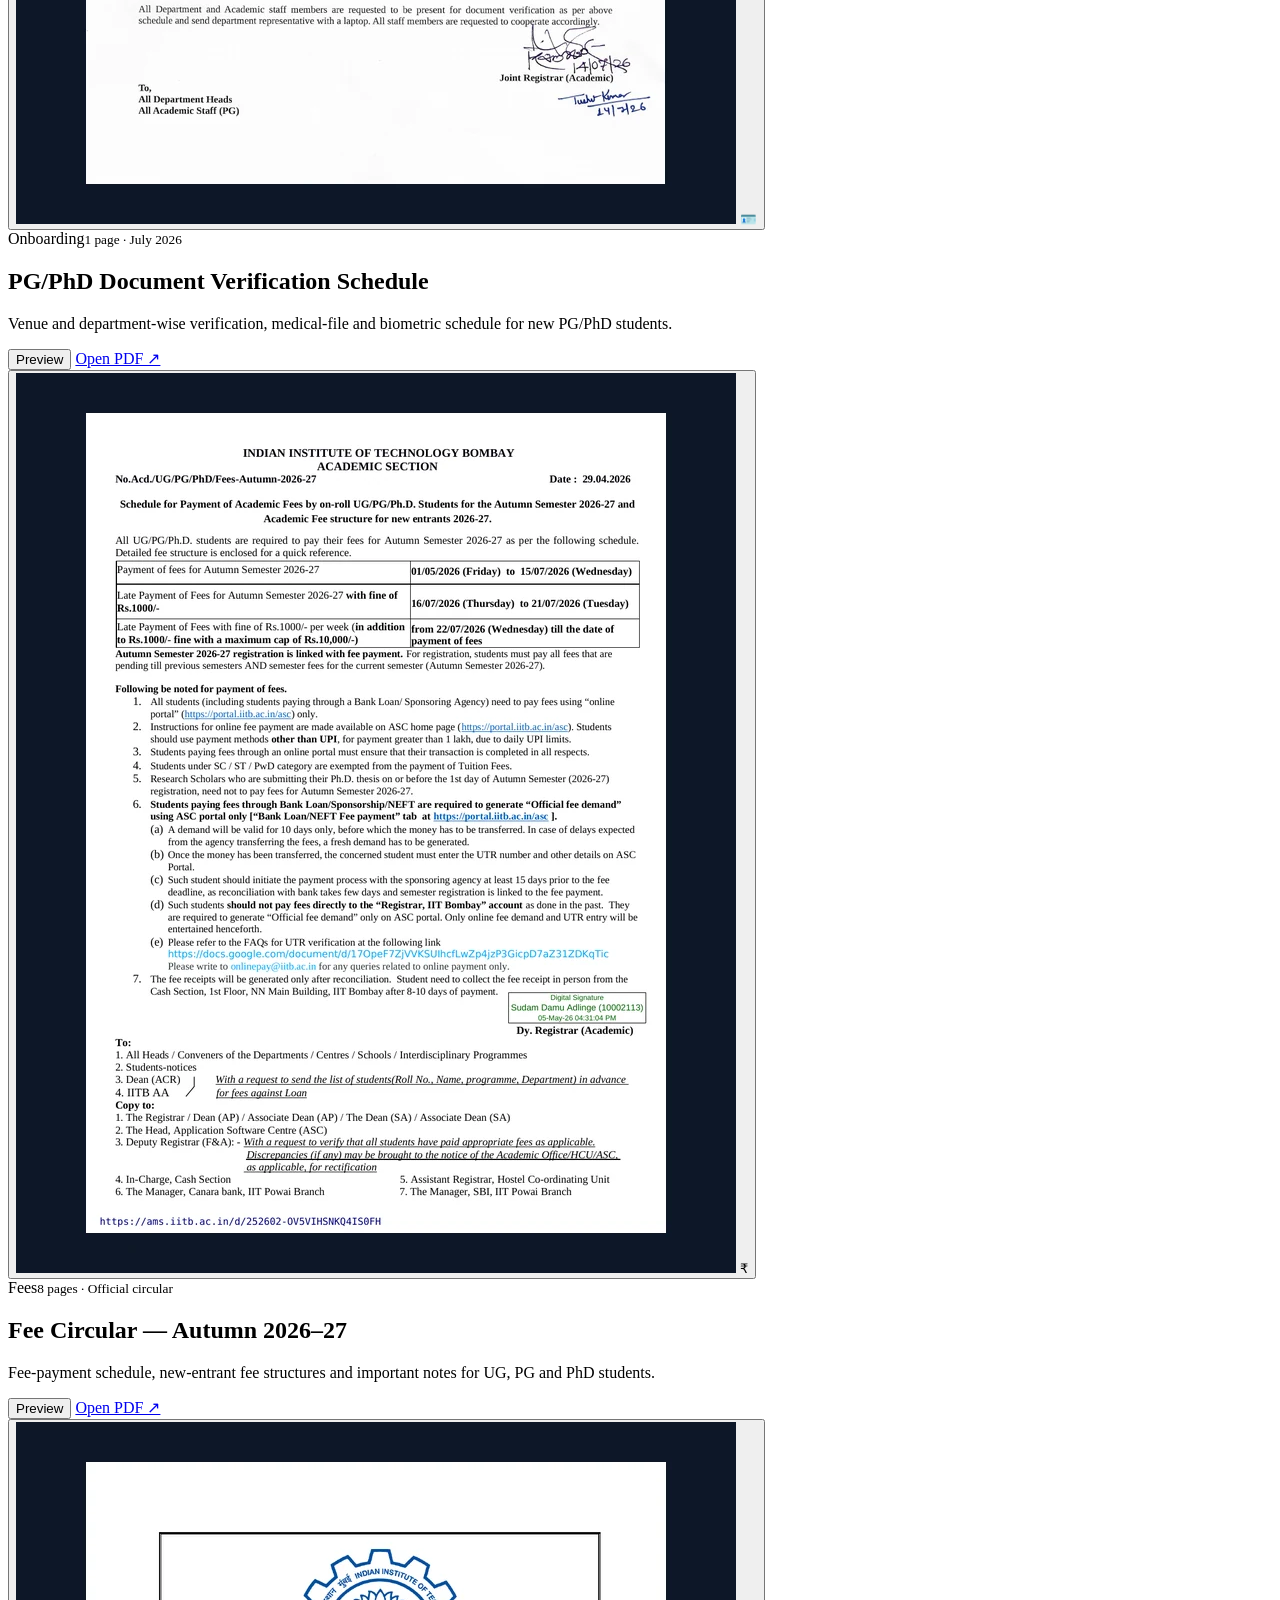
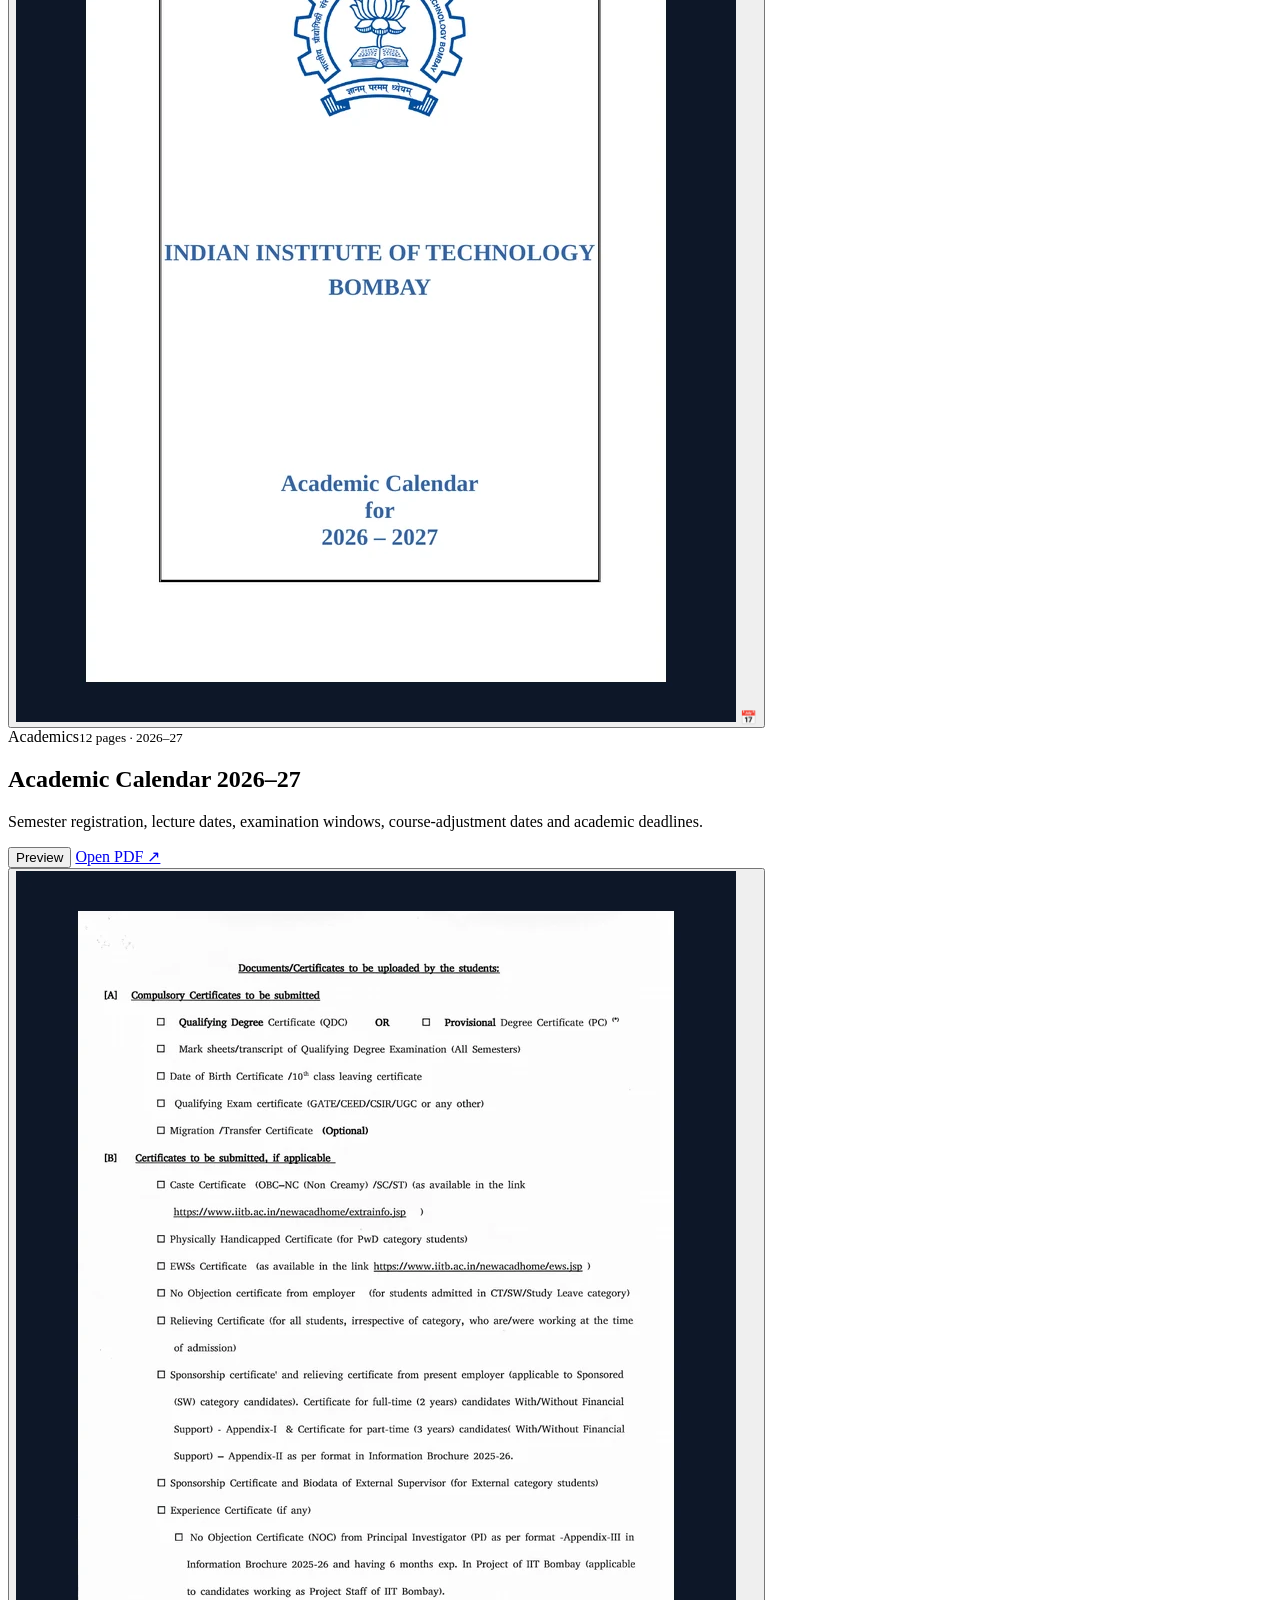
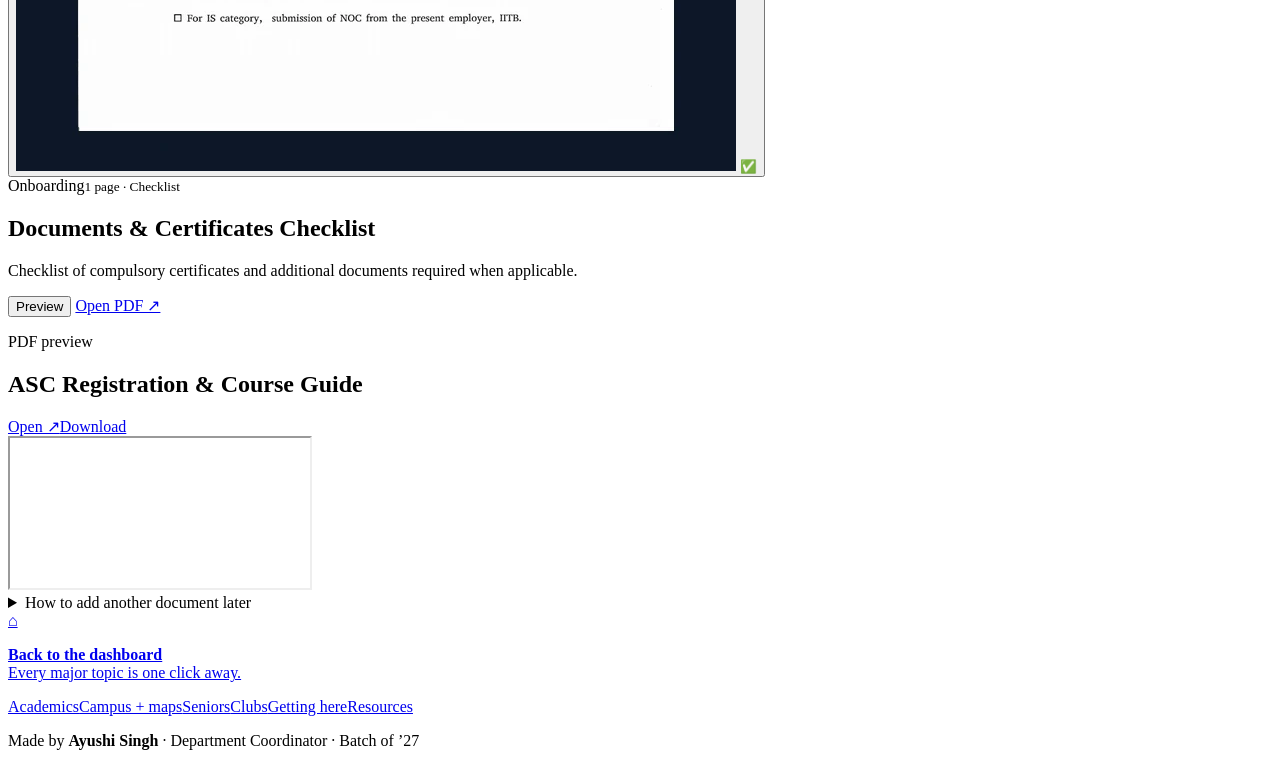
<file: resources.html>
<!DOCTYPE html>

<html lang="en"><head><meta charset="utf-8"/><meta content="width=device-width,initial-scale=1" name="viewport"/><meta content="Important IIT Bombay fresher documents, calendars, fee circulars and onboarding guides." name="description"/><meta content="#121b34" name="theme-color"/><title>Resources — IITB Physics Fresher Guide</title><link href="./styles.css" rel="stylesheet"/></head>
<body class="physics-dashboard-page dashboard-subpage guide-page page-resources">
<a class="skip-link" href="#main">Skip to content</a>
<div aria-hidden="true" class="physics-sky subpage-physics-sky"><span class="formula f1">information → action</span><span class="formula f2">save · verify · register</span><span class="formula f3">PDF ∈ resources</span><span class="formula f4">deadline ≠ suggestion</span><svg class="wave-field" preserveaspectratio="none" viewbox="0 0 1200 220"><path d="M0,110 C100,20 200,200 300,110 S500,20 600,110 S800,200 900,110 S1100,20 1200,110"></path><path d="M0,150 C120,70 220,215 350,120 S560,55 700,140 S980,60 1200,145"></path></svg></div>
<nav aria-label="Primary navigation" class="dashboard-nav subpage-dashboard-nav"><a class="dashboard-brand" href="./index.html"><span aria-hidden="true" class="brand-orbit"><i></i></span><span><strong>IITB Physics</strong><small>Fresher Guide</small></span></a><div class="dashboard-nav-links"><a href="./academics.html">Academics</a><a href="./campus-life.html">Campus</a><a href="./seniors.html">Seniors</a><a href="./clubs.html">Clubs</a><a href="./transport.html">Getting here</a></div><div class="nav-utilities"><a aria-current="page" class="resources-pill active" href="./resources.html">▣ Resources</a><a class="emergency-pill" href="./emergency.html"><span>●</span> Emergency</a></div></nav>
<main class="dashboard-main dashboard-subpage-main" id="main">
<section class="page-hero resources-page-hero"><div class="subpage-card-topline"><span class="card-index">R</span><span class="card-symbol">▣</span></div><div class="shell page-hero-grid"><div><p class="kicker">Notices · Documents · Deadlines</p><h1 class="page-title"><span aria-hidden="true" class="page-title-icon icon-violet">▣</span>Keep the important files <em>together.</em></h1><p class="lede">Official circulars and student guides in one searchable place. Preview a file here or open the original PDF.</p><div class="subpage-meta"><span>Academic calendar</span><span>Fee circular</span><span>Onboarding documents</span></div></div><div aria-label="Stack of important documents" class="page-visual resources-hero-visual"><img alt="First page of the IIT Bombay academic calendar" src="./assets/resources/academic-calendar.webp"/><div class="resource-hero-stack"><span>PDF</span><strong>5 files</strong><small>Easy to update</small></div></div></div></section>
<section class="section"><div class="shell"><div class="resources-toolbar"><label><span>Search resources</span><input autocomplete="off" id="resource-search" placeholder="Search calendar, fees, documents…" type="search"/></label><div aria-label="Resource categories" class="resource-filters"><button class="active" data-resource-filter="All" type="button">All</button><button data-resource-filter="Academics" type="button">Academics</button><button data-resource-filter="Onboarding" type="button">Onboarding</button><button data-resource-filter="Fees" type="button">Fees</button></div></div><div class="resources-layout"><div><div class="resource-grid" id="resource-grid"></div><p class="resource-empty" hidden="" id="resource-empty">No matching documents.</p><noscript><div class="panel"><h2>PDF links</h2><ul><li><a href="./resources/asc-registration-course-guide.pdf">ASC Registration &amp; Course Guide</a></li><li><a href="./resources/pg-phd-document-verification-schedule-2026.pdf">PG/PhD Document Verification Schedule</a></li><li><a href="./resources/fee-circular-autumn-2026-27.pdf">Fee Circular — Autumn 2026–27</a></li><li><a href="./resources/academic-calendar-2026-27.pdf">Academic Calendar 2026–27</a></li><li><a href="./resources/documents-certificates-checklist.pdf">Documents &amp; Certificates Checklist</a></li></ul></div></noscript></div><aside class="resource-preview-panel"><div class="resource-preview-head"><div><p class="eyebrow">PDF preview</p><h2 id="resource-preview-title">Select a document</h2></div><div><a class="btn btn-secondary" href="#" id="resource-open" rel="noopener" target="_blank">Open ↗</a><a class="btn btn-primary" download="" href="#" id="resource-download">Download</a></div></div><iframe id="resource-frame" title="Document preview"></iframe></aside></div><details class="resource-add-guide"><summary>How to add another document later</summary><ol><li>Upload the PDF inside the <code>resources/</code> folder.</li><li>Create a first-page thumbnail inside <code>assets/resources/</code>.</li><li>Add one object to <code>resources-data.js</code>. The search, filters and preview will update automatically.</li></ol></details></div></section>
</main>
<footer class="dashboard-subpage-footer"><div class="dashboard-bottom subpage-bottom"><a class="bottom-note back-dashboard" href="./index.html"><span>⌂</span><p><strong>Back to the dashboard</strong><br/>Every major topic is one click away.</p></a><div aria-label="Guide links" class="subpage-footer-links"><a href="./academics.html">Academics</a><a href="./campus-life.html">Campus + maps</a><a href="./seniors.html">Seniors</a><a href="./clubs.html">Clubs</a><a href="./transport.html">Getting here</a><a href="./resources.html">Resources</a></div><p class="maker-credit">Made by <strong>Ayushi Singh</strong> · Department Coordinator · Batch of ’27</p></div></footer>
<script src="./site.js"></script><script src="./resources-data.js"></script><script src="./resources.js"></script></body></html>
</file>
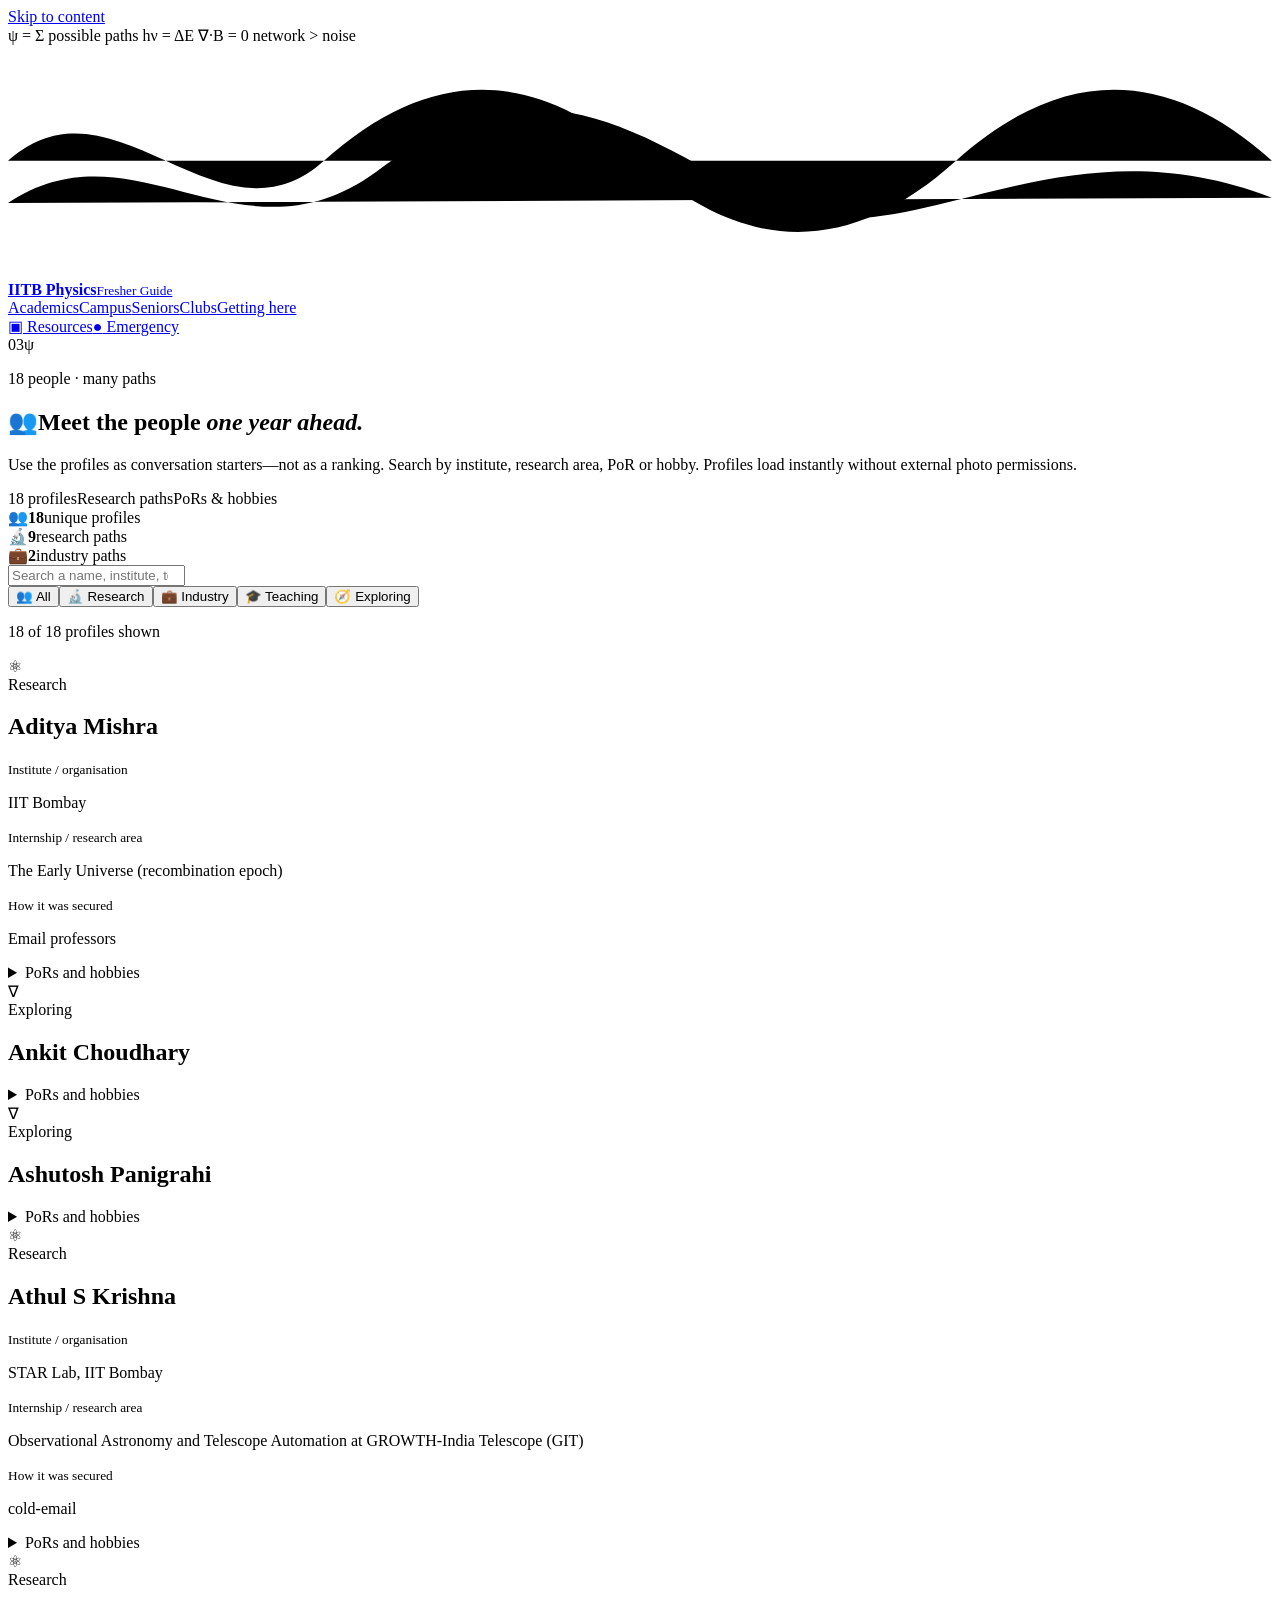
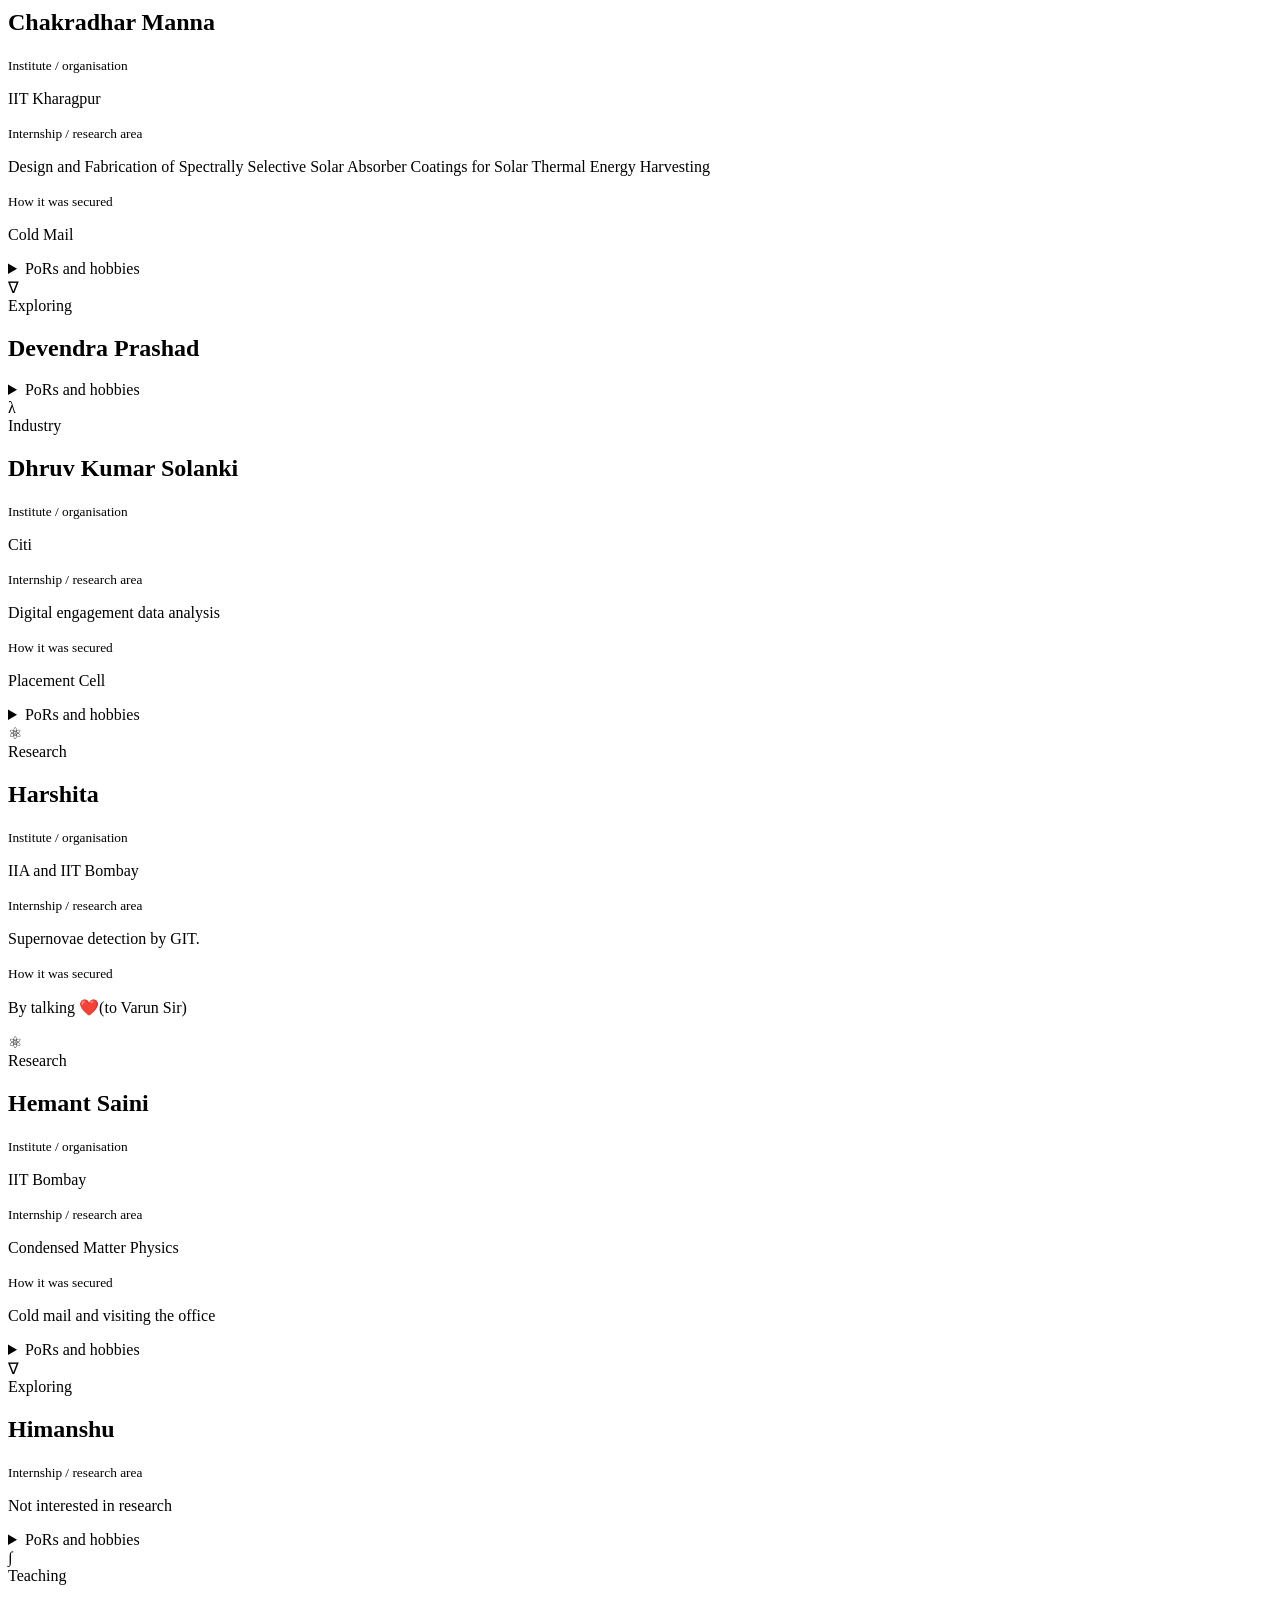
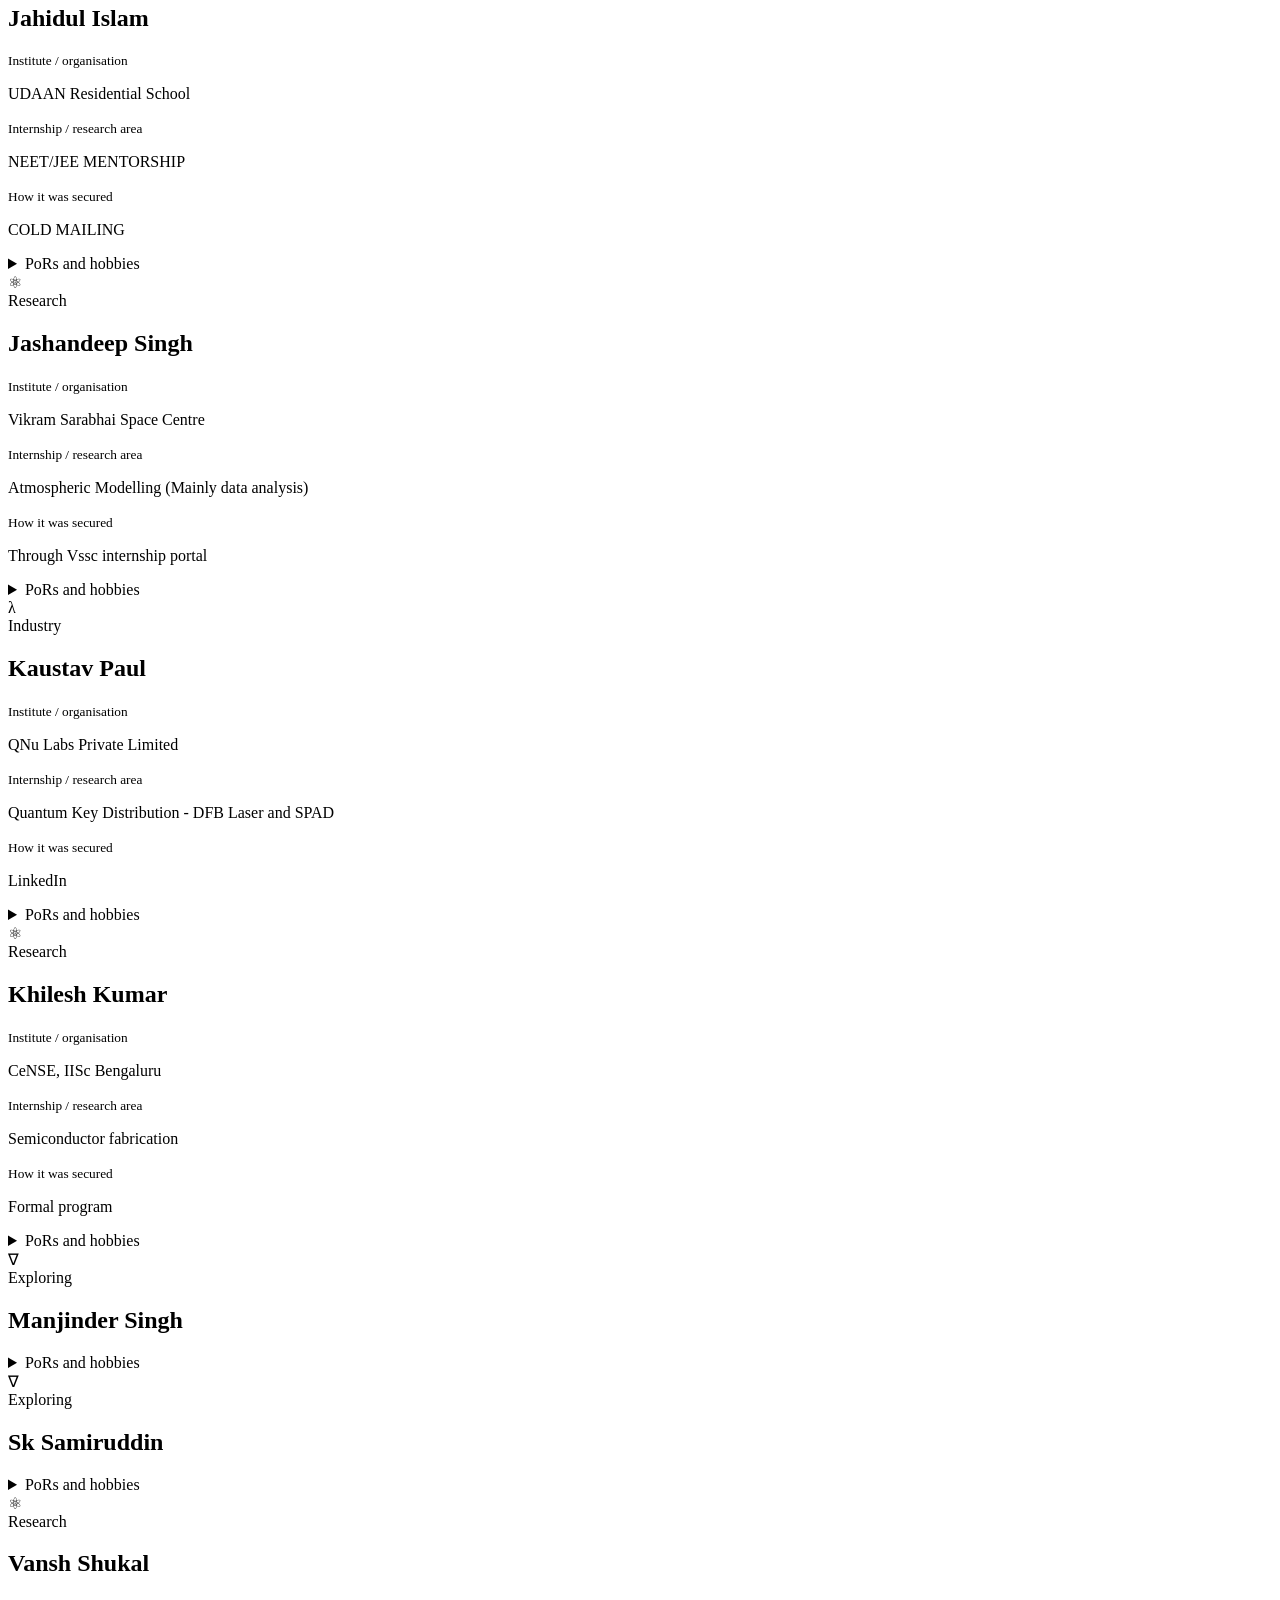
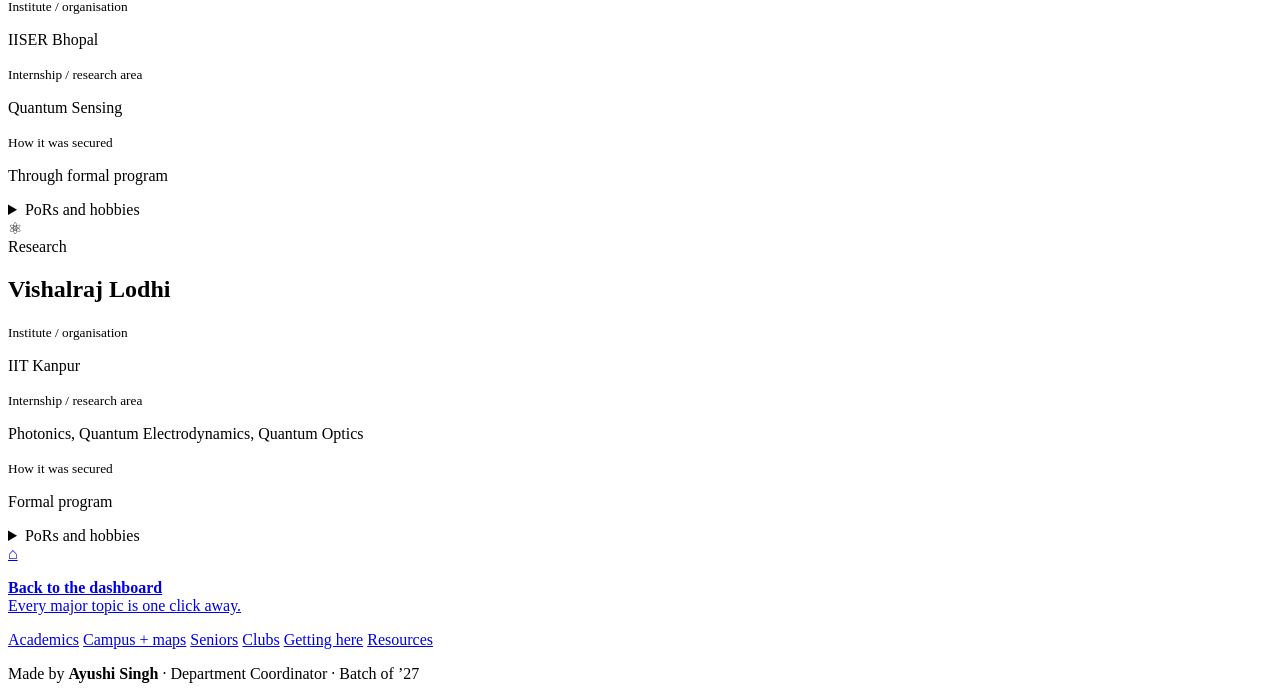
<file: seniors.html>
<!DOCTYPE html>

<html lang="en"><head><meta charset="utf-8"/><meta content="width=device-width,initial-scale=1" name="viewport"/><meta content="Meet IIT Bombay MSc Physics seniors and explore their internships, research areas, PoRs and hobbies." name="description"/><meta content="#342643" name="theme-color"/><title>Meet Your Seniors — IITB Fresher Guide</title><link href="./styles.css" rel="stylesheet"/></head><body class="physics-dashboard-page dashboard-subpage guide-page page-seniors">
<a class="skip-link" href="#main">Skip to content</a>
<div aria-hidden="true" class="physics-sky subpage-physics-sky">
<span class="formula f1">ψ = Σ possible paths</span>
<span class="formula f2">hν = ΔE</span>
<span class="formula f3">∇·B = 0</span>
<span class="formula f4">network &gt; noise</span>
<svg class="wave-field" preserveaspectratio="none" viewbox="0 0 1200 220">
<path d="M0,110 C100,20 200,200 300,110 S500,20 600,110 S800,200 900,110 S1100,20 1200,110"></path>
<path d="M0,150 C120,70 220,215 350,120 S560,55 700,140 S980,60 1200,145"></path>
</svg>
</div>
<nav aria-label="Primary navigation" class="dashboard-nav subpage-dashboard-nav">
<a class="dashboard-brand" href="./index.html">
<span aria-hidden="true" class="brand-orbit"><i></i></span>
<span><strong>IITB Physics</strong><small>Fresher Guide</small></span>
</a>
<div class="dashboard-nav-links">
<a href="./academics.html">Academics</a><a href="./campus-life.html">Campus</a><a class="active" href="./seniors.html">Seniors</a><a href="./clubs.html">Clubs</a><a href="./transport.html">Getting here</a>
</div>
<div class="nav-utilities"><a class="resources-pill" href="./resources.html">▣ Resources</a><a class="emergency-pill" href="./emergency.html"><span>●</span> Emergency</a></div>
</nav><main class="dashboard-main dashboard-subpage-main" id="main"><section class="page-hero"><div class="subpage-card-topline"><span class="card-index">03</span><span class="card-symbol">ψ</span></div><div class="shell page-hero-grid"><div class="reveal visible"><p class="kicker">18 people · many paths</p><h1 class="page-title"><span aria-hidden="true" class="page-title-icon icon-violet">👥</span>Meet the people <em>one year ahead.</em></h1><p class="lede">Use the profiles as conversation starters—not as a ranking. Search by institute, research area, PoR or hobby. Profiles load instantly without external photo permissions.</p><div class="subpage-meta"><span>18 profiles</span><span>Research paths</span><span>PoRs &amp; hobbies</span></div></div><div class="panel reveal visible"><div class="info-strip"><div><span aria-hidden="true" class="stat-symbol">👥</span><strong id="senior-total">0</strong><span>unique profiles</span></div><div><span aria-hidden="true" class="stat-symbol">🔬</span><strong id="senior-research">0</strong><span>research paths</span></div><div><span aria-hidden="true" class="stat-symbol">💼</span><strong id="senior-industry">0</strong><span>industry paths</span></div></div></div></div></section><section class="section"><div class="shell"><div class="senior-controls"><input aria-label="Search seniors" class="search-box" id="senior-search" placeholder="Search a name, institute, topic, PoR or hobby…" type="search"/><div class="filters" id="senior-filters"><button class="filter-chip active" data-category="all">👥 All</button><button class="filter-chip" data-category="research">🔬 Research</button><button class="filter-chip" data-category="industry">💼 Industry</button><button class="filter-chip" data-category="teaching">🎓 Teaching</button><button class="filter-chip" data-category="exploring">🧭 Exploring</button></div></div><p aria-live="polite" class="section-copy" id="senior-results"></p><div class="senior-grid" id="senior-grid"></div></div></section></main>
<footer class="dashboard-subpage-footer">
<div class="dashboard-bottom subpage-bottom">
<a class="bottom-note back-dashboard" href="./index.html">
<span>⌂</span>
<p><strong>Back to the dashboard</strong><br/>Every major topic is one click away.</p>
</a>
<div aria-label="Guide links" class="subpage-footer-links">
<a href="./academics.html">Academics</a>
<a href="./campus-life.html">Campus + maps</a>
<a href="./seniors.html">Seniors</a>
<a href="./clubs.html">Clubs</a>
<a href="./transport.html">Getting here</a>
<a href="./resources.html">Resources</a></div>
<p class="maker-credit">Made by <strong>Ayushi Singh</strong> · Department Coordinator · Batch of ’27</p>
</div>
</footer>
<script src="./site.js"></script>
<script>window.SENIORS_DATA=[
  {
    "name": "Aditya Mishra",
    "institute": "IIT Bombay",
    "topic": "The Early Universe (recombination epoch)",
    "route": "Email professors",
    "previousPor": "None listed",
    "currentPor": "None listed",
    "hobbies": "Swimming, chess, cricket, cycling, reading random books, etc.",
    "category": "research"
  },
  {
    "name": "Ankit Choudhary",
    "institute": "No internship listed",
    "topic": "Not listed",
    "route": "Not listed",
    "previousPor": "Maintenance Councillor of Tansa House",
    "currentPor": "None listed",
    "hobbies": "Playing Cricket",
    "category": "exploring"
  },
  {
    "name": "Ashutosh Panigrahi",
    "institute": "No internship listed",
    "topic": "Not listed",
    "route": "Not listed",
    "previousPor": "None listed",
    "currentPor": "None listed",
    "hobbies": "Playing table tennis, badminton, watching football, cricket, solving mathematical problems.",
    "category": "exploring"
  },
  {
    "name": "Athul S Krishna",
    "institute": "STAR Lab, IIT Bombay",
    "topic": "Observational Astronomy and Telescope Automation at GROWTH-India Telescope (GIT)",
    "route": "cold-email",
    "previousPor": "Sports Councillor, Tansa House",
    "currentPor": "None listed",
    "hobbies": "Playing football (especially football) and all the other things normal humans do.",
    "category": "research"
  },
  {
    "name": "Chakradhar Manna",
    "institute": "IIT Kharagpur",
    "topic": "Design and Fabrication of Spectrally Selective Solar Absorber Coatings for Solar Thermal Energy Harvesting",
    "route": "Cold Mail",
    "previousPor": "None listed",
    "currentPor": "None listed",
    "hobbies": "Drawing, reading detective novels and fiction, playing cricket, badminton, table tennis, carrom, and 8-ball pool, exploring new foods, and eating a lot, don't judge my appetite by my looks!",
    "category": "research"
  },
  {
    "name": "Devendra Prashad",
    "institute": "No internship listed",
    "topic": "Not listed",
    "route": "Not listed",
    "previousPor": "Interview Co-ordinator",
    "currentPor": "None listed",
    "hobbies": "I am a part time gamedev...love exploring how game system works.",
    "category": "exploring"
  },
  {
    "name": "Dhruv Kumar Solanki",
    "institute": "Citi",
    "topic": "Digital engagement data analysis",
    "route": "Placement Cell",
    "previousPor": "Nope..not in masters, but held a lot in Bachelors",
    "currentPor": "None listed",
    "hobbies": "A lot actually...I play badminton, football, cricket, chess ( Don't play any of them on a proficient level though), I write poetry, I vibe-code for fun, I like to read about finance etc.",
    "category": "industry"
  },
  {
    "name": "Harshita",
    "institute": "IIA and IIT Bombay",
    "topic": "Supernovae detection by GIT.",
    "route": "By talking ❤️(to Varun Sir)",
    "previousPor": "None listed",
    "currentPor": "None listed",
    "hobbies": "Not listed",
    "category": "research"
  },
  {
    "name": "Hemant Saini",
    "institute": "IIT Bombay",
    "topic": "Condensed Matter Physics",
    "route": "Cold mail and visiting the office",
    "previousPor": "CR, Tech Councillor tansa",
    "currentPor": "Sports secy",
    "hobbies": "I love to play cricket, volleyball and BGMI.",
    "category": "research"
  },
  {
    "name": "Himanshu",
    "institute": "No internship listed",
    "topic": "Not interested in research",
    "route": "Not listed",
    "previousPor": "PR and logistics coordinator in pg cult",
    "currentPor": "None listed",
    "hobbies": "My hobbies are to listen music, play video games, and watching movies. Other than that i like cycling",
    "category": "exploring"
  },
  {
    "name": "Jahidul Islam",
    "institute": "UDAAN Residential School",
    "topic": "NEET/JEE MENTORSHIP",
    "route": "COLD MAILING",
    "previousPor": "None listed",
    "currentPor": "None listed",
    "hobbies": "I enjoy playing cricket and carrom",
    "category": "teaching"
  },
  {
    "name": "Jashandeep Singh",
    "institute": "Vikram Sarabhai Space Centre",
    "topic": "Atmospheric Modelling (Mainly data analysis)",
    "route": "Through Vssc internship portal",
    "previousPor": "None listed",
    "currentPor": "None listed",
    "hobbies": "Doing Calisthenics, Playing Basketball, online games",
    "category": "research"
  },
  {
    "name": "Kaustav Paul",
    "institute": "QNu Labs Private Limited",
    "topic": "Quantum Key Distribution - DFB Laser and SPAD",
    "route": "LinkedIn",
    "previousPor": "None listed",
    "currentPor": "None listed",
    "hobbies": "Swimming, Tennis, Table Tennis, Cricket",
    "category": "industry"
  },
  {
    "name": "Khilesh Kumar",
    "institute": "CeNSE, IISc Bengaluru",
    "topic": "Semiconductor fabrication",
    "route": "Formal program",
    "previousPor": "None listed",
    "currentPor": "None listed",
    "hobbies": "Tennis gym swimming",
    "category": "research"
  },
  {
    "name": "Manjinder Singh",
    "institute": "No internship listed",
    "topic": "Not listed",
    "route": "Not listed",
    "previousPor": "None listed",
    "currentPor": "None listed",
    "hobbies": "Sketching, Journaling",
    "category": "exploring"
  },
  {
    "name": "Sk Samiruddin",
    "institute": "No internship listed",
    "topic": "Not listed",
    "route": "Not listed",
    "previousPor": "None listed",
    "currentPor": "None listed",
    "hobbies": "Reading manga",
    "category": "exploring"
  },
  {
    "name": "Vansh Shukal",
    "institute": "IISER Bhopal",
    "topic": "Quantum Sensing",
    "route": "Through formal program",
    "previousPor": "Interview Coordinator",
    "currentPor": "SC",
    "hobbies": "Travelling, Gym workouts, Badminton, Table Tennis, Swimming, Listening to Meaningful Music",
    "category": "research"
  },
  {
    "name": "Vishalraj Lodhi",
    "institute": "IIT Kanpur",
    "topic": "Photonics, Quantum Electrodynamics, Quantum Optics",
    "route": "Formal program",
    "previousPor": "None listed",
    "currentPor": "None listed",
    "hobbies": "Singing",
    "category": "research"
  }
];</script><script>
const people=window.SENIORS_DATA||[],grid=document.querySelector('#senior-grid'),search=document.querySelector('#senior-search'),buttons=[...document.querySelectorAll('[data-category]')];let category='all';
const missing=v=>['','not listed','none listed','no internship listed','n/a','na','none','nil'].includes(String(v||'').trim().toLowerCase());
const categoryVisuals={
  research:{symbol:'⚛',label:'Research'},
  industry:{symbol:'λ',label:'Industry'},
  teaching:{symbol:'∫',label:'Teaching'},
  exploring:{symbol:'∇',label:'Exploring'}
};
function field(label,value){
  if(missing(value))return '';
  return `<div><small>${label}</small><p>${value}</p></div>`;
}
function card(p){
  const visual=categoryVisuals[p.category]||{symbol:'ψ',label:p.category};
  const main=[
    field('Institute / organisation',p.institute),
    field('Internship / research area',p.topic),
    field('How it was secured',p.route)
  ].join('');
  const extra=[
    field('Previous PoR',p.previousPor),
    field('Current PoR',p.currentPor),
    field('Hobbies',p.hobbies)
  ].join('');

  return `<article class="senior-card" data-senior-category="${p.category}">
    <div class="senior-card-head">
      <div class="senior-orbit" aria-hidden="true"><span>${visual.symbol}</span></div>
      <div class="senior-heading">
        <span class="senior-badge">${visual.label}</span>
        <h2>${p.name}</h2>
      </div>
    </div>
    <div class="senior-body">
      ${main?`<div class="senior-info">${main}</div>`:''}
      ${extra?`<details class="senior-details"><summary>PoRs and hobbies</summary><div class="senior-info">${extra}</div></details>`:''}
    </div>
  </article>`;
}
function render(){const q=search.value.trim().toLowerCase();const filtered=people.filter(p=>(category==='all'||p.category===category)&&(!q||Object.values(p).join(' ').toLowerCase().includes(q)));grid.innerHTML=filtered.length?filtered.map(card).join(''):'<div class="empty-state">No profile matches this search.</div>';document.querySelector('#senior-results').textContent=`${filtered.length} of ${people.length} profiles shown`;}
document.querySelector('#senior-total').textContent=people.length;document.querySelector('#senior-research').textContent=people.filter(p=>p.category==='research').length;document.querySelector('#senior-industry').textContent=people.filter(p=>p.category==='industry').length;search.addEventListener('input',render);buttons.forEach(b=>b.addEventListener('click',()=>{category=b.dataset.category;buttons.forEach(x=>x.classList.toggle('active',x===b));render()}));render();
</script></body></html>
</file>
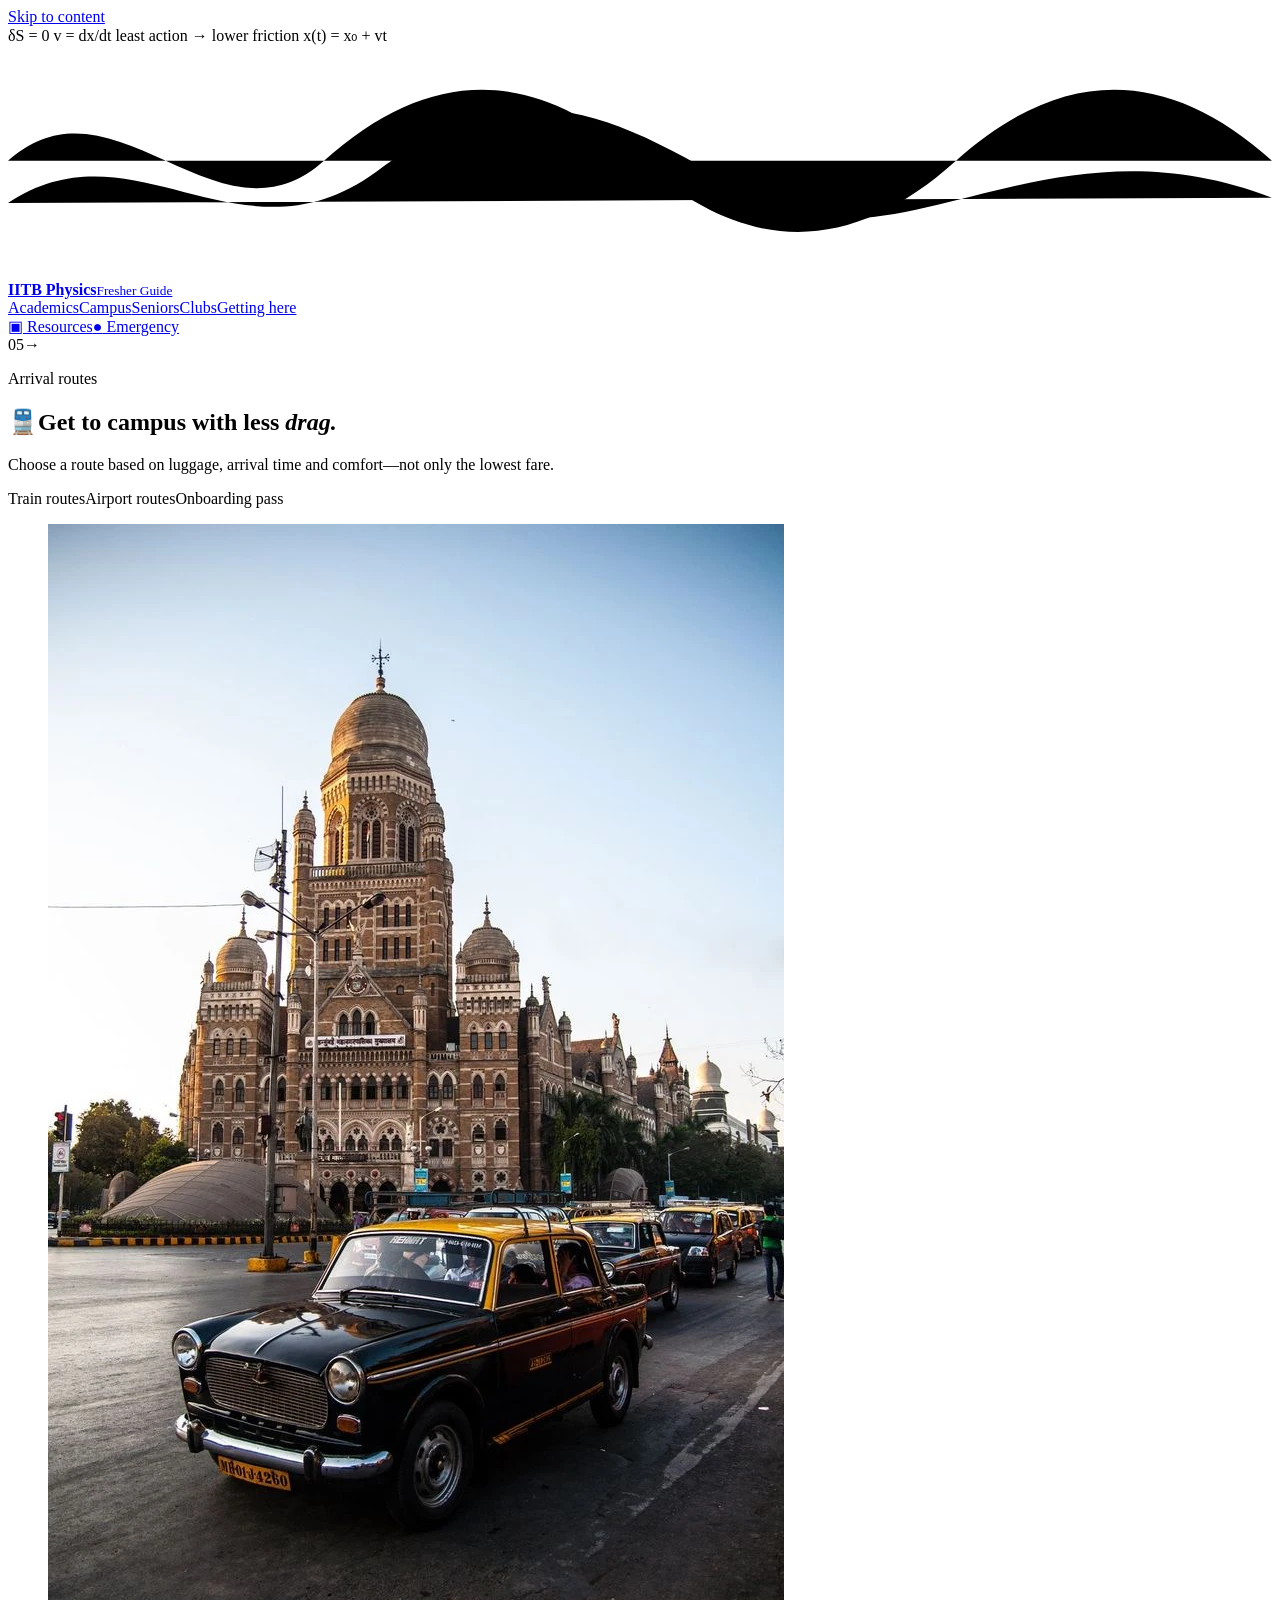
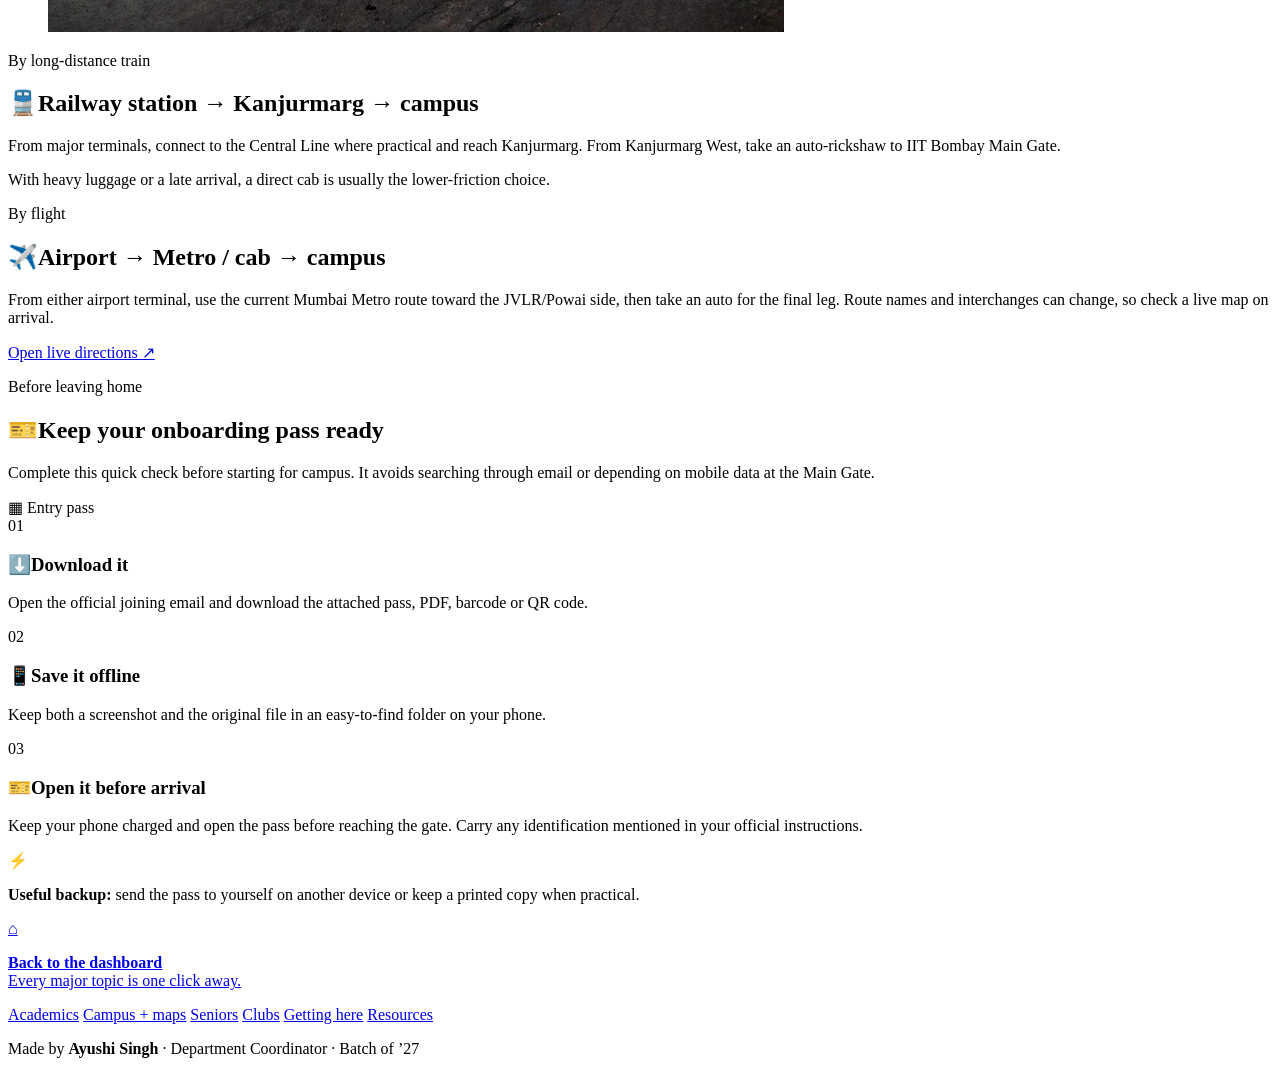
<file: transport.html>
<!DOCTYPE html>

<html lang="en"><head><meta charset="utf-8"/><meta content="width=device-width,initial-scale=1" name="viewport"/><meta content="#173047" name="theme-color"/><title>Getting to IIT Bombay — Fresher Guide</title><link href="./styles.css" rel="stylesheet"/></head><body class="physics-dashboard-page dashboard-subpage guide-page page-transport">
<a class="skip-link" href="#main">Skip to content</a>
<div aria-hidden="true" class="physics-sky subpage-physics-sky">
<span class="formula f1">δS = 0</span>
<span class="formula f2">v = dx/dt</span>
<span class="formula f3">least action → lower friction</span>
<span class="formula f4">x(t) = x₀ + vt</span>
<svg class="wave-field" preserveaspectratio="none" viewbox="0 0 1200 220">
<path d="M0,110 C100,20 200,200 300,110 S500,20 600,110 S800,200 900,110 S1100,20 1200,110"></path>
<path d="M0,150 C120,70 220,215 350,120 S560,55 700,140 S980,60 1200,145"></path>
</svg>
</div>
<nav aria-label="Primary navigation" class="dashboard-nav subpage-dashboard-nav">
<a class="dashboard-brand" href="./index.html">
<span aria-hidden="true" class="brand-orbit"><i></i></span>
<span><strong>IITB Physics</strong><small>Fresher Guide</small></span>
</a>
<div class="dashboard-nav-links">
<a href="./academics.html">Academics</a><a href="./campus-life.html">Campus</a><a href="./seniors.html">Seniors</a><a href="./clubs.html">Clubs</a><a class="active" href="./transport.html">Getting here</a>
</div>
<div class="nav-utilities"><a class="resources-pill" href="./resources.html">▣ Resources</a><a class="emergency-pill" href="./emergency.html"><span>●</span> Emergency</a></div>
</nav><main class="dashboard-main dashboard-subpage-main" id="main"><section class="page-hero"><div class="subpage-card-topline"><span class="card-index">05</span><span class="card-symbol">→</span></div><div class="shell page-hero-grid"><div><p class="kicker">Arrival routes</p><h1 class="page-title"><span aria-hidden="true" class="page-title-icon icon-cyan">🚆</span>Get to campus with less <em>drag.</em></h1><p class="lede">Choose a route based on luggage, arrival time and comfort—not only the lowest fare.</p><div class="subpage-meta"><span>Train routes</span><span>Airport routes</span><span>Onboarding pass</span></div></div><figure class="page-visual transport-photo-visual"><img alt="Mumbai taxis outside an historic city building" src="./assets/getting-here-hero.webp"/></figure></div></section><section class="section"><div class="shell content-grid"><article class="panel span-6"><p class="eyebrow">By long-distance train</p><h2><span aria-hidden="true" class="pop-icon icon-cyan">🚆</span>Railway station → Kanjurmarg → campus</h2><p>From major terminals, connect to the Central Line where practical and reach Kanjurmarg. From Kanjurmarg West, take an auto-rickshaw to IIT Bombay Main Gate.</p><p>With heavy luggage or a late arrival, a direct cab is usually the lower-friction choice.</p></article><article class="panel span-6"><p class="eyebrow">By flight</p><h2><span aria-hidden="true" class="pop-icon icon-violet">✈️</span>Airport → Metro / cab → campus</h2><p>From either airport terminal, use the current Mumbai Metro route toward the JVLR/Powai side, then take an auto for the final leg. Route names and interchanges can change, so check a live map on arrival.</p><a class="btn btn-secondary" href="https://www.google.com/maps/dir/?api=1&amp;destination=IIT+Bombay+Main+Gate" rel="noopener" target="_blank">Open live directions ↗</a></article><article class="panel span-12 onboarding-panel">
<div class="onboarding-heading">
<div>
<p class="eyebrow">Before leaving home</p>
<h2><span aria-hidden="true" class="pop-icon icon-gold">🎫</span>Keep your onboarding pass ready</h2>
<p class="onboarding-lede">Complete this quick check before starting for campus. It avoids searching through email or depending on mobile data at the Main Gate.</p>
</div>
<div aria-hidden="true" class="pass-visual">
<span class="pass-symbol">▦</span>
<span class="pass-caption">Entry pass</span>
</div>
</div>
<div aria-label="Onboarding pass checklist" class="onboarding-steps">
<section class="onboarding-step">
<span class="step-number">01</span>
<div>
<h3><span aria-hidden="true" class="pop-icon icon-cyan">⬇️</span>Download it</h3>
<p>Open the official joining email and download the attached pass, PDF, barcode or QR code.</p>
</div>
</section>
<section class="onboarding-step">
<span class="step-number">02</span>
<div>
<h3><span aria-hidden="true" class="pop-icon icon-blue">📱</span>Save it offline</h3>
<p>Keep both a screenshot and the original file in an easy-to-find folder on your phone.</p>
</div>
</section>
<section class="onboarding-step">
<span class="step-number">03</span>
<div>
<h3><span aria-hidden="true" class="pop-icon icon-gold">🎫</span>Open it before arrival</h3>
<p>Keep your phone charged and open the pass before reaching the gate. Carry any identification mentioned in your official instructions.</p>
</div>
</section>
</div>
<div class="onboarding-note">
<span aria-hidden="true">⚡</span>
<p><strong>Useful backup:</strong> send the pass to yourself on another device or keep a printed copy when practical.</p>
</div>
</article></div></section></main>
<footer class="dashboard-subpage-footer">
<div class="dashboard-bottom subpage-bottom">
<a class="bottom-note back-dashboard" href="./index.html">
<span>⌂</span>
<p><strong>Back to the dashboard</strong><br/>Every major topic is one click away.</p>
</a>
<div aria-label="Guide links" class="subpage-footer-links">
<a href="./academics.html">Academics</a>
<a href="./campus-life.html">Campus + maps</a>
<a href="./seniors.html">Seniors</a>
<a href="./clubs.html">Clubs</a>
<a href="./transport.html">Getting here</a>
<a href="./resources.html">Resources</a></div>
<p class="maker-credit">Made by <strong>Ayushi Singh</strong> · Department Coordinator · Batch of ’27</p>
</div>
</footer>
<script src="./site.js"></script></body></html>
</file>
<file: styles.css>
<!DOCTYPE html>

<html lang="en">
<head>
<meta charset="utf-8"/>
<meta content="width=device-width,initial-scale=1" name="viewport"/>
<meta content="A clear, colourful and interactive fresher guide for incoming IIT Bombay MSc Physics students." name="description"/>
<meta content="#0a0f1d" name="theme-color"/>
<title>IIT Bombay Fresher Guide — Physics</title>
<link href="./styles.css" rel="stylesheet"/>
<style id="homepage-critical-layout">
/* Critical homepage layout — intentionally embedded for deployment stability */
body.home #guide-grid.dashboard-grid {
  display: grid !important;
  grid-template-columns: repeat(4, minmax(0, 1fr)) !important;
  grid-auto-flow: row !important;
  grid-auto-rows: minmax(292px, auto) !important;
  gap: 14px !important;
  align-items: stretch !important;
}

body.home #guide-grid > .dashboard-card.card-equal {
  position: relative !important;
  grid-column: span 1 !important;
  width: 100% !important;
  min-width: 0 !important;
  min-height: 292px !important;
  height: 100% !important;
  margin: 0 !important;
  overflow: hidden !important;
  box-sizing: border-box !important;
}

body.home #guide-grid .open-card {
  display: none !important;
}

body.home #guide-grid .dashboard-card-content {
  position: absolute !important;
  z-index: 3 !important;
  left: 24px !important;
  right: 24px !important;
  bottom: 20px !important;
  width: auto !important;
  max-width: none !important;
  max-height: calc(100% - 105px) !important;
  padding: 0 !important;
  overflow: hidden !important;
  box-sizing: border-box !important;
}

body.home #guide-grid .dashboard-card-content h2 {
  max-width: 100% !important;
  margin: 5px 0 8px !important;
  overflow: hidden !important;
  color: #fff !important;
  font-size: clamp(1.52rem, 1.82vw, 2.1rem) !important;
  line-height: 1.02 !important;
  text-wrap: balance !important;
}

body.home #guide-grid .dashboard-card-content > p:not(.card-label) {
  display: -webkit-box !important;
  max-width: 100% !important;
  margin: 0 !important;
  overflow: hidden !important;
  color: rgba(255,255,255,.92) !important;
  font-size: .82rem !important;
  line-height: 1.45 !important;
  -webkit-box-orient: vertical !important;
  -webkit-line-clamp: 3 !important;
}

body.home #guide-grid .card-label {
  max-width: 100% !important;
  overflow: hidden !important;
  color: rgba(255,255,255,.78) !important;
  font-size: .59rem !important;
  line-height: 1.35 !important;
  text-overflow: ellipsis !important;
  white-space: nowrap !important;
}

body.home #guide-grid .mini-links {
  display: flex !important;
  max-height: 29px !important;
  margin-top: 10px !important;
  overflow: hidden !important;
  flex-wrap: nowrap !important;
}

body.home #guide-grid .mini-links span {
  flex: 0 0 auto !important;
  padding: 5px 8px !important;
  font-size: .59rem !important;
}

body.home #guide-grid .card-symbol {
  display: grid !important;
  width: 44px !important;
  height: 44px !important;
  flex: 0 0 44px !important;
  place-items: center !important;
  border-radius: 14px !important;
  font-size: 1.22rem !important;
}

body.home #guide-grid .card-equation {
  display: none !important;
}

body.home #guide-grid .emergency-card .dashboard-card-content h2 {
  font-size: clamp(1.4rem, 1.64vw, 1.9rem) !important;
}

body.home #guide-grid .emergency-card .emergency-number {
  margin-top: 7px !important;
  font-size: 2.12rem !important;
}

.home-footer-stable {
  width: 100% !important;
  margin-top: 18px !important;
  overflow: hidden !important;
  border: 1px solid rgba(95,216,230,.18) !important;
  border-radius: 22px !important;
  background:
    radial-gradient(circle at 0 0, rgba(95,216,230,.10), transparent 20rem),
    radial-gradient(circle at 100% 100%, rgba(183,148,223,.09), transparent 20rem),
    linear-gradient(135deg, rgba(12,27,48,.98), rgba(8,16,30,.98)) !important;
  color: #fff !important;
  box-sizing: border-box !important;
  box-shadow: 0 18px 46px rgba(1,5,14,.28) !important;
}

.home-footer-top {
  display: grid !important;
  grid-template-columns: minmax(230px,.9fr) minmax(420px,1.7fr) auto !important;
  gap: 18px !important;
  align-items: center !important;
  padding: 18px 20px !important;
}

.home-footer-brand {
  display: flex !important;
  min-width: 0 !important;
  align-items: center !important;
  gap: 11px !important;
  color: #fff !important;
  text-decoration: none !important;
}

.home-footer-brand > span:first-child {
  display: grid !important;
  width: 43px !important;
  height: 43px !important;
  flex: 0 0 43px !important;
  place-items: center !important;
  border: 1px solid rgba(95,216,230,.34) !important;
  border-radius: 50% !important;
  background: rgba(95,216,230,.09) !important;
  color: #5fd8e6 !important;
  font-size: 1.35rem !important;
}

.home-footer-brand > span:last-child {
  display: grid !important;
  min-width: 0 !important;
  line-height: 1.2 !important;
}

.home-footer-brand strong {
  color: #f5f7fb !important;
  font-size: .82rem !important;
}

.home-footer-brand small {
  margin-top: 4px !important;
  color: #8f9daf !important;
  font-size: .64rem !important;
}

.home-footer-nav {
  display: flex !important;
  flex-wrap: wrap !important;
  justify-content: center !important;
  gap: 6px !important;
}

.home-footer-nav a {
  padding: 7px 9px !important;
  border: 1px solid rgba(255,255,255,.08) !important;
  border-radius: 999px !important;
  background: rgba(255,255,255,.035) !important;
  color: #bdc9d8 !important;
  font-size: .64rem !important;
  font-weight: 650 !important;
  text-decoration: none !important;
}

.home-footer-emergency {
  justify-self: end !important;
  padding: 9px 12px !important;
  border: 1px solid rgba(237,120,109,.42) !important;
  border-radius: 12px !important;
  background: rgba(237,120,109,.10) !important;
  color: #ffd8d4 !important;
  font-size: .69rem !important;
  font-weight: 760 !important;
  text-decoration: none !important;
  white-space: nowrap !important;
}

.home-footer-bottom {
  display: flex !important;
  justify-content: space-between !important;
  gap: 18px !important;
  padding: 11px 20px !important;
  border-top: 1px solid rgba(255,255,255,.07) !important;
  background: rgba(3,8,17,.20) !important;
  color: #8290a3 !important;
  font-size: .62rem !important;
}

.home-footer-bottom strong {
  color: #dce4ee !important;
}

@media (max-width: 1220px) {
  body.home #guide-grid.dashboard-grid {
    grid-template-columns: repeat(3, minmax(0,1fr)) !important;
    grid-auto-rows: minmax(285px, auto) !important;
  }
  .home-footer-top {
    grid-template-columns: 1fr !important;
  }
  .home-footer-nav {
    justify-content: flex-start !important;
  }
  .home-footer-emergency {
    justify-self: start !important;
  }
}

@media (max-width: 900px) {
  body.home #guide-grid.dashboard-grid {
    grid-template-columns: repeat(2, minmax(0,1fr)) !important;
    grid-auto-rows: minmax(260px, auto) !important;
  }
  body.home #guide-grid > .dashboard-card.card-equal {
    min-height: 260px !important;
  }
}

@media (max-width: 620px) {
  body.home #guide-grid.dashboard-grid {
    grid-template-columns: repeat(2, minmax(0,1fr)) !important;
    grid-auto-rows: minmax(225px, auto) !important;
    gap: 9px !important;
  }
  body.home #guide-grid > .dashboard-card.card-equal {
    min-height: 225px !important;
  }
  body.home #guide-grid .dashboard-card-content {
    left: 14px !important;
    right: 14px !important;
    bottom: 14px !important;
    max-height: calc(100% - 82px) !important;
  }
  body.home #guide-grid .dashboard-card-content h2,
  body.home #guide-grid .emergency-card .dashboard-card-content h2 {
    font-size: clamp(1.15rem, 5vw, 1.5rem) !important;
  }
  body.home #guide-grid .dashboard-card-content > p:not(.card-label) {
    font-size: .69rem !important;
    line-height: 1.39 !important;
  }
  body.home #guide-grid .mini-links {
    display: none !important;
  }
  body.home #guide-grid .card-symbol {
    width: 36px !important;
    height: 36px !important;
    flex-basis: 36px !important;
    font-size: 1rem !important;
  }
  .home-footer-nav {
    display: grid !important;
    grid-template-columns: repeat(2,minmax(0,1fr)) !important;
    width: 100% !important;
  }
  .home-footer-nav a {
    text-align: center !important;
  }
  .home-footer-bottom {
    flex-direction: column !important;
    gap: 4px !important;
  }
}

@media (max-width: 390px) {
  body.home #guide-grid.dashboard-grid {
    grid-template-columns: 1fr !important;
  }
}
</style><style id="maps-under-campus-critical">
/* Seven equal homepage cards: 4 on top, 3 centred below */
body.home #guide-grid.dashboard-grid {
  grid-template-columns: repeat(8, minmax(0, 1fr)) !important;
}

body.home #guide-grid > .dashboard-card.card-equal {
  grid-column: span 2 !important;
}

/* Centre cards 5–7 in the second row. */
body.home #guide-grid > .dashboard-card.card-equal:nth-child(5) {
  grid-column: 2 / span 2 !important;
}

@media (max-width: 1220px) {
  body.home #guide-grid.dashboard-grid {
    grid-template-columns: repeat(6, minmax(0, 1fr)) !important;
  }

  body.home #guide-grid > .dashboard-card.card-equal:nth-child(5) {
    grid-column: auto / span 2 !important;
  }

  body.home #guide-grid > .dashboard-card.card-equal:nth-child(7) {
    grid-column: 3 / span 2 !important;
  }
}

@media (max-width: 900px) {
  body.home #guide-grid.dashboard-grid {
    grid-template-columns: repeat(4, minmax(0, 1fr)) !important;
  }

  body.home #guide-grid > .dashboard-card.card-equal:nth-child(5) {
    grid-column: auto / span 2 !important;
  }

  body.home #guide-grid > .dashboard-card.card-equal:nth-child(7) {
    grid-column: 2 / span 2 !important;
  }
}

@media (max-width: 390px) {
  body.home #guide-grid.dashboard-grid {
    grid-template-columns: 1fr !important;
  }

  body.home #guide-grid > .dashboard-card.card-equal,
  body.home #guide-grid > .dashboard-card.card-equal:nth-child(5),
  body.home #guide-grid > .dashboard-card.card-equal:nth-child(7) {
    grid-column: 1 !important;
  }
}
</style><style id="homepage-photo-critical">
  body.home .dashboard-intro {
    display: block;
    max-width: none;
  }

  body.home .dashboard-intro > div {
    max-width: 1150px;
  }
</style><style id="homepage-card-photo-treatment">
/* Homepage photo cards: clear images + guaranteed readable typography */
body.home #guide-grid .dashboard-card > img {
  display: block;
  object-fit: cover;
  opacity: 1;
  filter: saturate(.9) contrast(1.08) brightness(.82);
}

body.home #guide-grid .dashboard-card-content {
  text-shadow: 0 2px 12px rgba(0,0,0,.72);
}

body.home #guide-grid .dashboard-card-content h2,
body.home #guide-grid .dashboard-card-content p,
body.home #guide-grid .card-label {
  position: relative;
  z-index: 2;
}

body.home #guide-grid .academic-card > img { object-position: 50% 46%; }
body.home #guide-grid .campus-card > img { object-position: 50% 58%; }
body.home #guide-grid .transport-card > img { object-position: 50% 72%; }
body.home #guide-grid .seniors-card > img { object-position: 50% 54%; }
body.home #guide-grid .clubs-card > img { object-position: 50% 58%; }
body.home #guide-grid .updates-card > img { object-position: 50% 52%; }
body.home #guide-grid .emergency-card > img { object-position: 50% 48%; }

body.home #guide-grid .academic-card .card-shade {
  background: linear-gradient(180deg, rgba(6,15,34,.28), rgba(18,32,74,.76) 48%, rgba(7,13,30,.97));
}
body.home #guide-grid .campus-card .card-shade {
  background: linear-gradient(180deg, rgba(17,35,18,.22), rgba(43,56,26,.68) 48%, rgba(11,20,14,.96));
}
body.home #guide-grid .transport-card .card-shade {
  background: linear-gradient(180deg, rgba(8,24,46,.24), rgba(22,49,88,.72) 49%, rgba(7,17,34,.97));
}
body.home #guide-grid .seniors-card .card-shade {
  background: linear-gradient(180deg, rgba(43,22,58,.18), rgba(76,44,96,.72) 48%, rgba(31,17,45,.97));
}
body.home #guide-grid .clubs-card .card-shade {
  background: linear-gradient(180deg, rgba(4,39,41,.17), rgba(7,73,70,.70) 48%, rgba(4,25,30,.97));
}
body.home #guide-grid .updates-card .card-shade {
  background: linear-gradient(180deg, rgba(25,20,61,.17), rgba(43,43,105,.74) 48%, rgba(18,18,52,.97));
}
body.home #guide-grid .emergency-card .card-shade {
  background: linear-gradient(180deg, rgba(83,18,24,.28), rgba(152,48,50,.79) 46%, rgba(94,25,31,.97));
}

body.home #guide-grid .seniors-card,
body.home #guide-grid .updates-card,
body.home #guide-grid .emergency-card {
  background: #111827;
}

body.home #guide-grid .portrait-stack { opacity: .38; }
body.home #guide-grid .emergency-rings { opacity: .45; }
body.home #guide-grid .emergency-card::before { opacity: .55; }
</style></head>
<body class="home physics-dashboard-page">
<a class="skip-link" href="#guide-grid">Skip to guide</a>
<div aria-hidden="true" class="physics-sky">
<span class="formula f1">∇ · E = ρ/ε₀</span>
<span class="formula f2">ΔxΔp ≥ ħ/2</span>
<span class="formula f3">iħ ∂ψ/∂t = Ĥψ</span>
<span class="formula f4">E² = p²c² + m²c⁴</span>
<svg class="wave-field" preserveaspectratio="none" viewbox="0 0 1200 220">
<path d="M0,110 C100,20 200,200 300,110 S500,20 600,110 S800,200 900,110 S1100,20 1200,110"></path>
<path d="M0,150 C120,70 220,215 350,120 S560,55 700,140 S980,60 1200,145"></path>
</svg>
</div>
<nav aria-label="Primary navigation" class="dashboard-nav">
<a class="dashboard-brand" href="./index.html">
<span aria-hidden="true" class="brand-orbit"><i></i></span>
<span><strong>IITB Physics</strong><small>Fresher Guide</small></span>
</a>
<div class="dashboard-nav-links">
<a href="./academics.html">Academics</a>
<a href="./campus-life.html">Campus</a>
<a href="./seniors.html">Seniors</a>
<a href="./clubs.html">Clubs</a>
<a href="./events.html">Updates</a>
</div>
<div class="nav-utilities"><a class="resources-pill" href="./resources.html">▣ Resources</a><a class="emergency-pill" href="./emergency.html"><span>●</span> Emergency</a></div>
</nav>
<main class="dashboard-main">
<header class="dashboard-intro">
<div>
<p class="dashboard-kicker">
      MSc Physics · IIT Bombay · Batch ’27
    </p>
<h1>
      A fresher’s guide to surviving
      <span>Master’s life.</span>
</h1>
</div>
</header>
<section aria-label="Fresher guide sections" class="dashboard-grid" id="guide-grid">
<a class="dashboard-card academic-card card-equal" data-tilt="" href="./academics.html">
<img alt="Historic group photograph of leading physicists" onerror="this.style.display='none'" src="./assets/academics-hero.webp"/>
<div class="card-shade"></div>
<div class="card-topline"><span class="card-index">01</span><span class="card-symbol">📚</span></div>
<div class="dashboard-card-content">
<p class="card-label">Courses · Grades · CPI</p>
<h2>Academics</h2>
<p>Five first-sem courses, grade mapping, books and a working SPI calculator.</p>
<div class="mini-links"><span>Course guide</span><span>CPI explained</span><span>SPI calculator</span></div>
</div>
<span class="card-equation">SPI = Σ(cᵢgᵢ) / Σcᵢ</span>
</a><a class="dashboard-card campus-card card-equal" data-tilt="" href="./campus-life.html">
<img alt="Tree-lined IIT Bombay campus road" onerror="this.style.display='none'" src="./assets/campus-card.webp"/>
<div class="card-shade"></div>
<div class="card-topline"><span class="card-index">02</span><span class="card-symbol">🏫</span></div>
<div class="dashboard-card-content">
<p class="card-label">Food · Monsoon · Room · Maps</p>
<h2>Know your campus</h2>
<p>Where to eat, what to pack, and how to find campus and Physics Department locations.</p>
<div class="mini-links"><span>Late-night food</span><span>Packing list</span><span>Campus maps</span></div>
</div>
</a><a class="dashboard-card transport-card card-equal" data-tilt="" href="./transport.html">
<img alt="Mumbai taxi near the municipal corporation building" onerror="this.style.display='none'" src="./assets/getting-here-hero.webp"/>
<div class="card-shade"></div>
<div class="card-topline"><span class="card-index">03</span><span class="card-symbol">🚆</span></div>
<div class="dashboard-card-content">
<p class="card-label">Airport · Railway · Local</p>
<h2>Getting to IITB</h2>
<p>Simple arrival routes for freshers travelling with luggage and uncertain plans.</p>
</div>
</a><a class="dashboard-card seniors-card card-equal" data-tilt="" href="./seniors.html"><img alt="IIT Bombay department corridor" onerror="this.style.display='none'" src="./assets/campus-moment-corridor.webp"/><div class="card-shade"></div>
<div aria-hidden="true" class="portrait-stack physics-peer-stack">
<span>ψ</span>
<span>hν</span>
<span>∇</span>
</div>
<div class="card-topline"><span class="card-index">04</span><span class="card-symbol">👥</span></div>
<div class="dashboard-card-content">
<p class="card-label">Real people · Real paths</p>
<h2>Meet your seniors</h2>
<p>Search internships, research areas, PoRs and hobbies across the batch.</p>
</div>
</a><a class="dashboard-card clubs-card card-equal" data-tilt="" href="./clubs.html">
<img alt="Colourful student mural near the IIT Bombay SAC area" onerror="this.style.display='none'" src="./assets/clubs-hero.webp"/>
<div class="card-shade"></div>
<div class="card-topline"><span class="card-index">05</span><span class="card-symbol">🎭</span></div>
<div class="dashboard-card-content">
<p class="card-label">Culture · Tech · Sports</p>
<h2>Clubs &amp; student life</h2>
<p>Find the communities you want before orientation-week information overload.</p>
</div>
</a><a class="dashboard-card updates-card card-equal" data-tilt="" href="./events.html"><img alt="Students and auto-rickshaws on a shaded IIT Bombay road" onerror="this.style.display='none'" src="./assets/campus-moment-road.webp"/><div class="card-shade"></div><div class="card-topline"><span class="card-index">06</span><span class="card-symbol">🔔</span></div><div class="dashboard-card-content"><p class="card-label">Meetings · Webinars · Deadlines</p><h2>Events &amp; updates</h2><p>See timings and add reminders directly to your calendar.</p><div class="mini-links"><span>Meetings</span><span>Webinars</span><span>Deadlines</span></div></div></a><a class="dashboard-card emergency-card card-equal" data-tilt="" href="./emergency.html"><img alt="IIT Bombay main gate at night" onerror="this.style.display='none'" src="./assets/home-main-gate.webp"/><div class="card-shade"></div>
<div aria-hidden="true" class="emergency-rings"></div>
<div class="card-topline"><span class="card-index">07</span><span class="card-symbol">🚑</span></div>
<div class="dashboard-card-content">
<p class="card-label">Tap to call</p>
<h2>Emergency help</h2>
<p>Security, hospital, ambulance, fire and urgent campus contacts.</p>
<strong class="emergency-number">112</strong>
<div class="mini-links"><span>Campus QRT</span><span>Hospital</span></div>
</div>
</a></section>
<footer aria-label="Website footer" class="home-footer-stable"><div class="home-footer-top"><a class="home-footer-brand" href="./index.html"><span aria-hidden="true">⚛</span><span><strong>IITB Physics Fresher Guide</strong><small>Everything important, one click away.</small></span></a><nav aria-label="Footer navigation" class="home-footer-nav"><a href="./academics.html">📚 Academics</a><a href="./campus-life.html">🏫 Campus + maps</a><a href="./transport.html">🚆 Getting here</a><a href="./seniors.html">👥 Seniors</a><a href="./clubs.html">🎭 Clubs</a><a href="./events.html">🔔 Updates</a><a href="./resources.html">▣ Resources</a></nav><a class="home-footer-emergency" href="./emergency.html">🚑 Emergency contacts</a></div><div class="home-footer-bottom"><span>Made by <strong>Ayushi Singh</strong> · Department Coordinator · Batch of ’27</span><span>Physics-first design · Clear symbols · Fast access</span></div></footer></main>
<script src="./site.js"></script>
</body>
</html>
</file>
